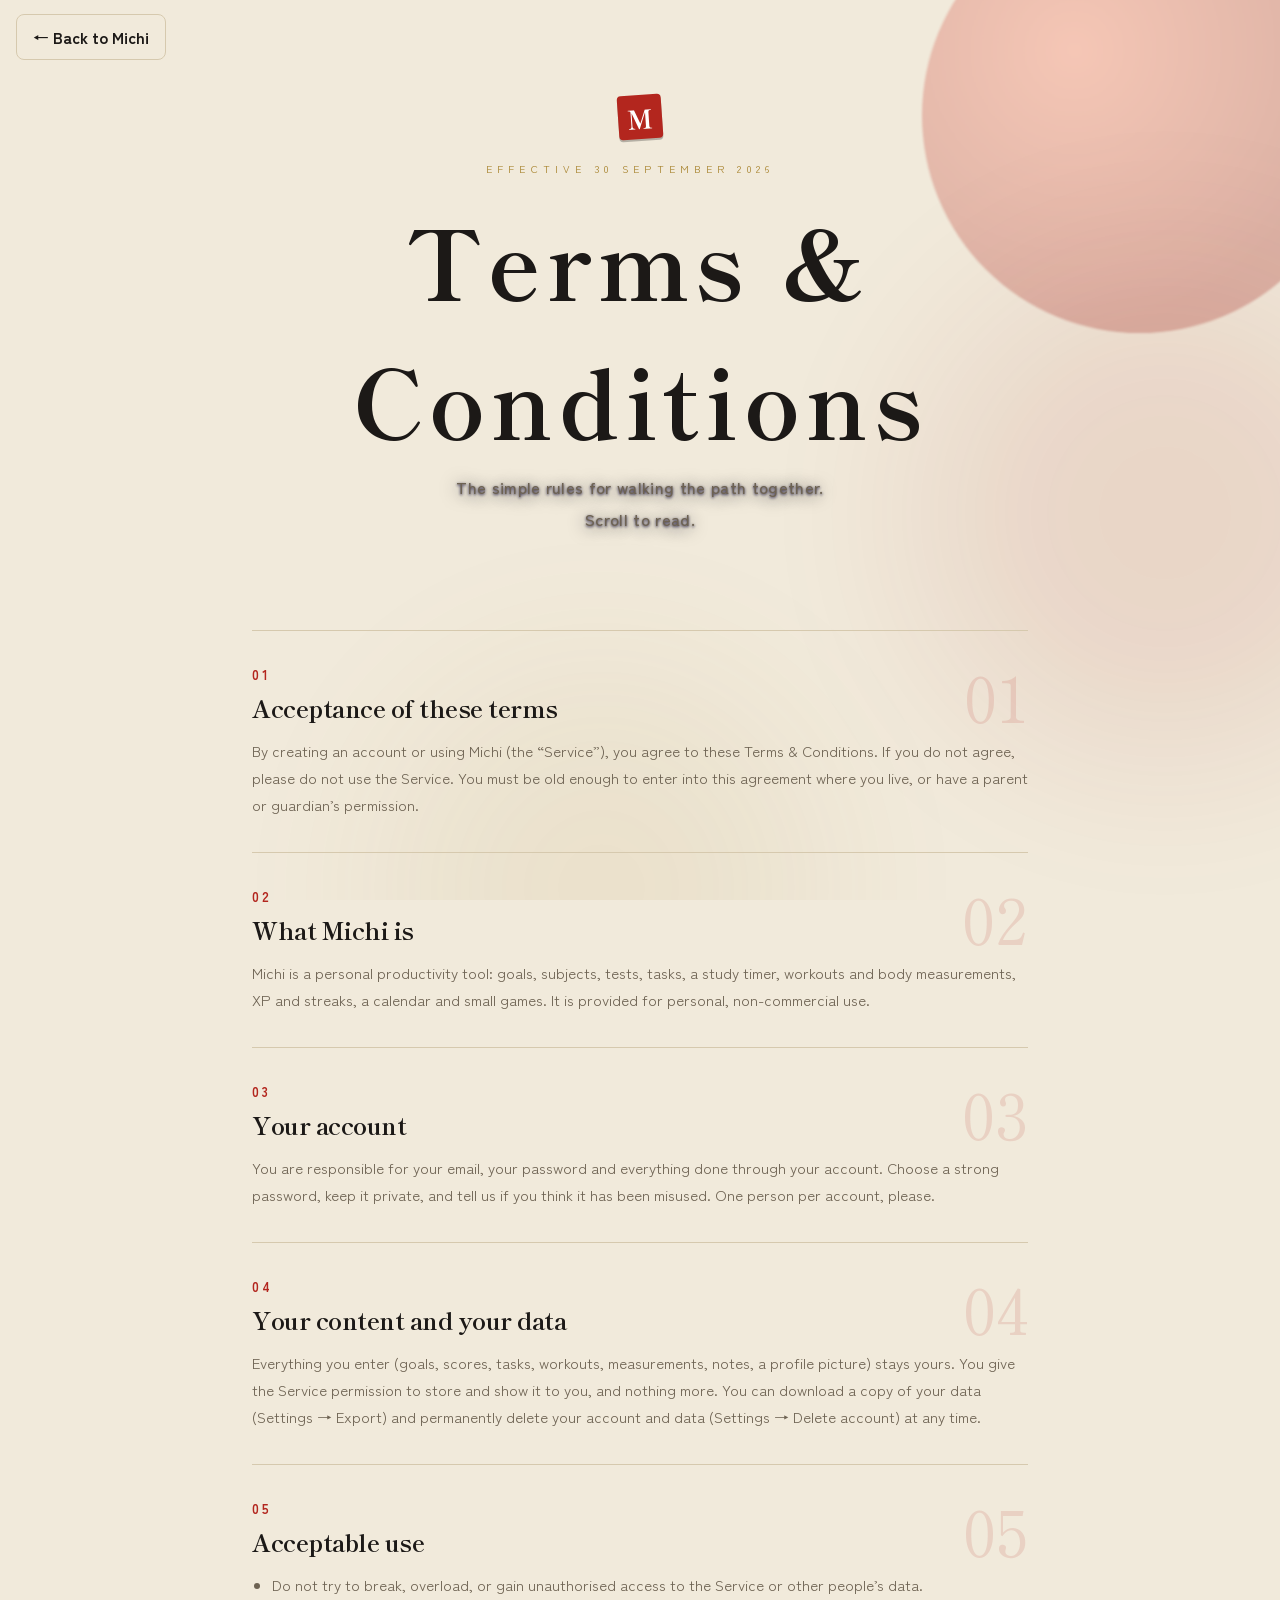
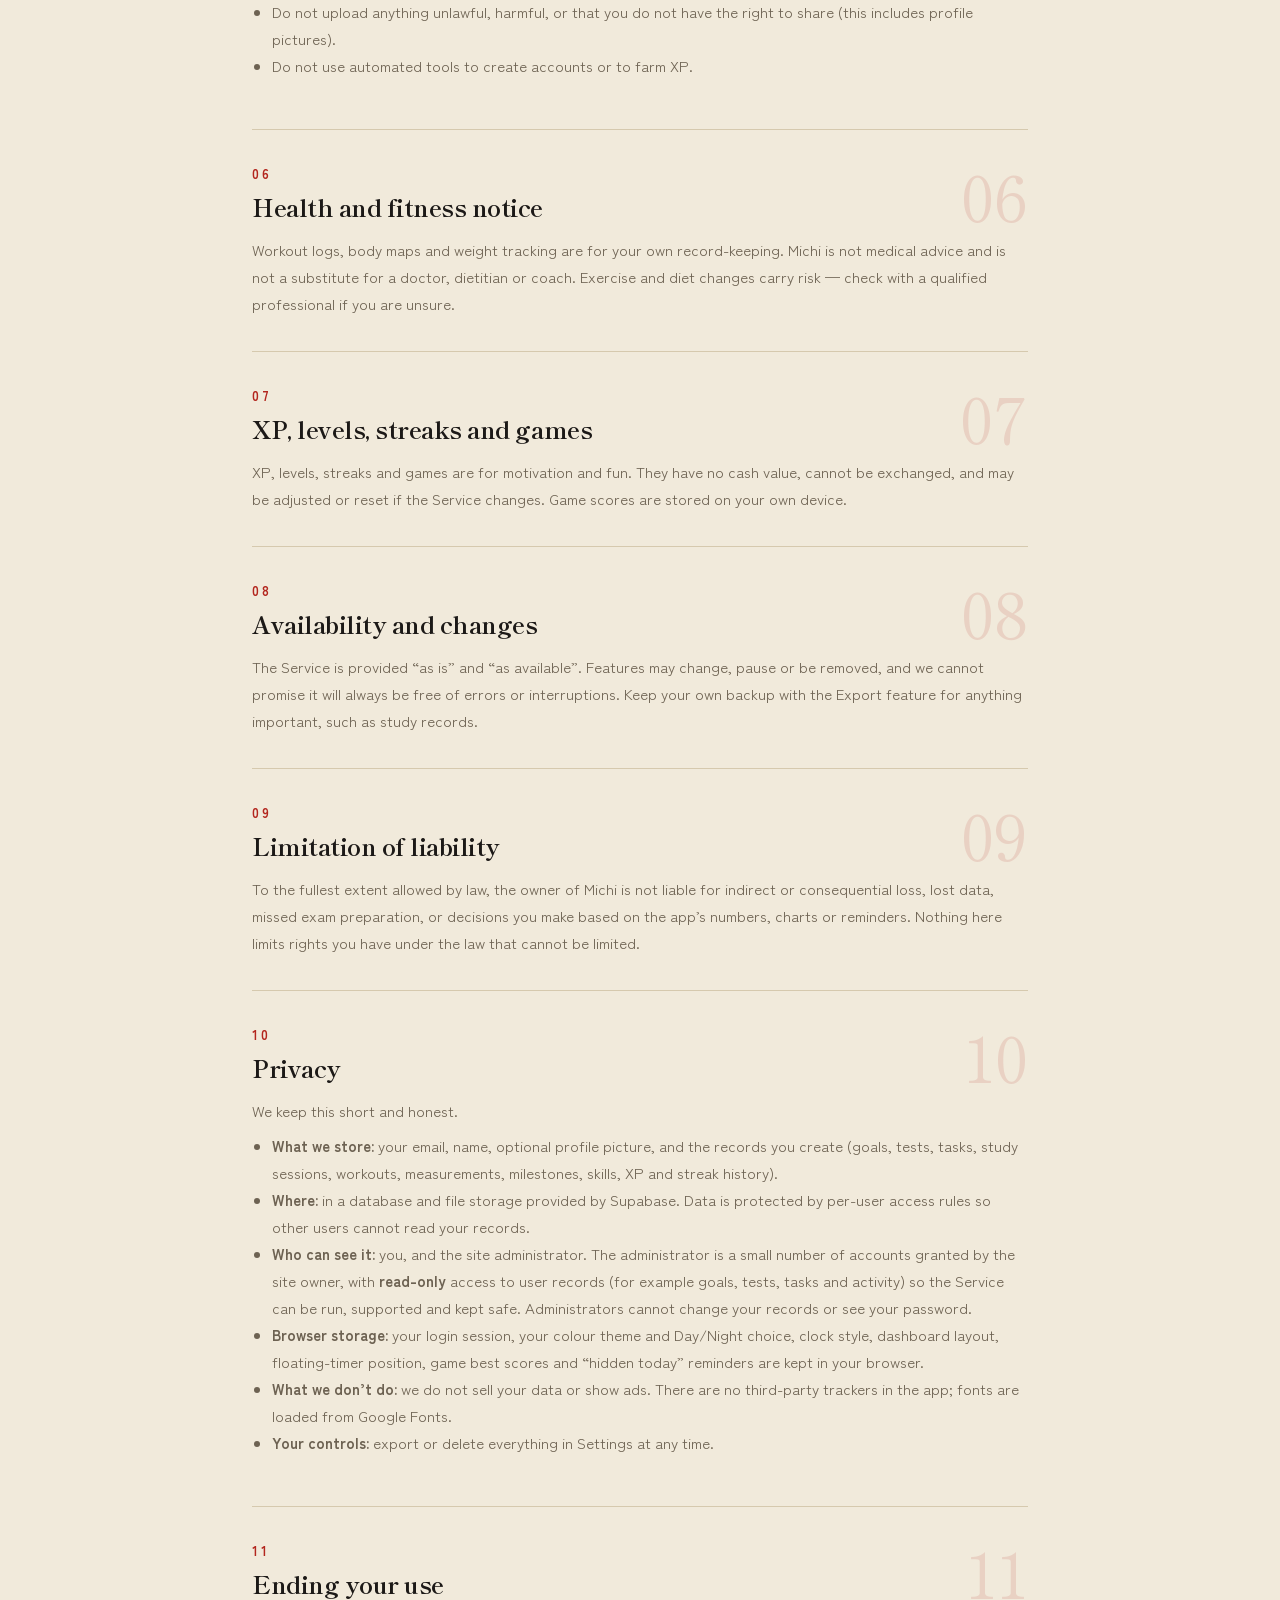
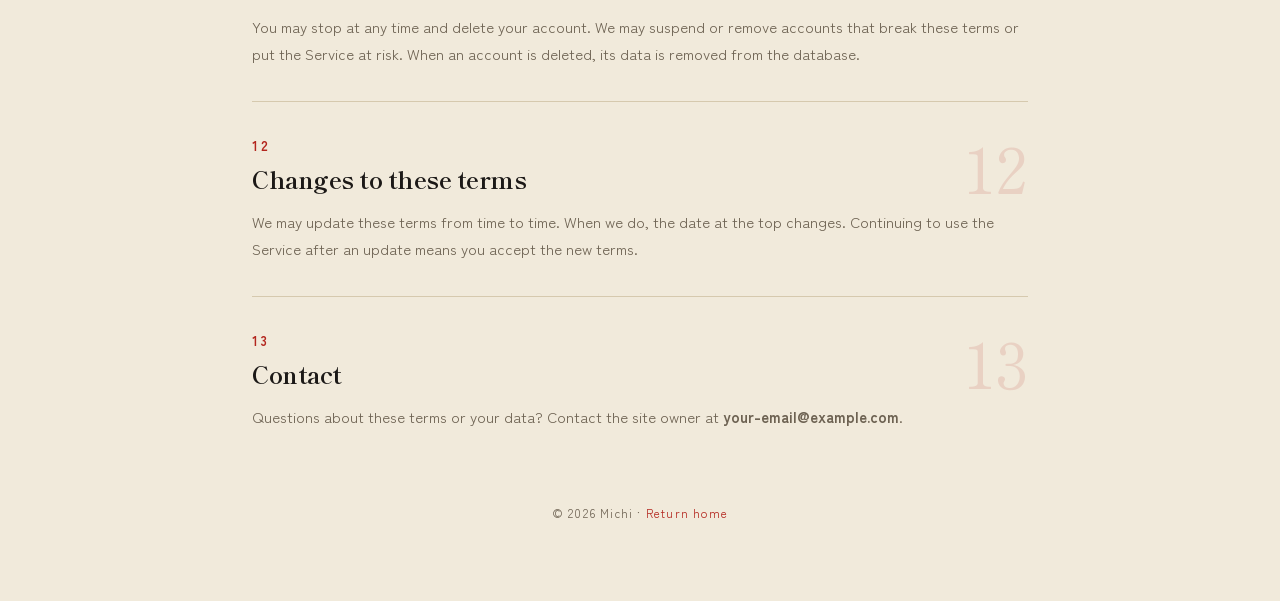
<file: terms.html>
<!DOCTYPE html>
<html lang="en">
<head>
<meta charset="UTF-8" />
<meta name="viewport" content="width=device-width, initial-scale=1" />
<title>Terms &amp; Conditions — Michi</title>
<meta name="description" content="Terms & Conditions and privacy notes for Michi." />
<link rel="preconnect" href="https://fonts.googleapis.com" /><link rel="preconnect" href="https://fonts.gstatic.com" crossorigin />
<link href="https://fonts.googleapis.com/css2?family=Shippori+Mincho:wght@500;700&family=Zen+Kaku+Gothic+New:wght@400;500;700&display=swap" rel="stylesheet" />
<link rel="stylesheet" href="css/style.css" />
<script>(function(){try{var t=localStorage.getItem("theme");if(!t)t=matchMedia("(prefers-color-scheme: dark)").matches?"dark":"light";document.documentElement.setAttribute("data-theme",t);document.documentElement.setAttribute("data-palette",localStorage.getItem("palette")||"vermilion")}catch(e){document.documentElement.setAttribute("data-theme","dark")}})();</script>
</head>
<body>
<div id="scroll-bar"></div>
<a class="btn btn-ghost terms-back" href="index.html">← Back to Michi</a>
<div class="ambient" aria-hidden="true"><i></i><i></i><i></i></div>
<main class="terms-wrap" style="position:relative;z-index:1">
  <header class="terms-hero" id="hero">
    <span class="hanko" style="width:44px;height:44px;font-size:26px">M</span>
    <p class="ld-label" style="margin-top:22px">Effective 30 September 2026</p>
    <h1>Terms &amp; Conditions</h1>
    <p class="ld-lead" style="color:var(--text-muted)">The simple rules for walking the path together. Scroll to read.</p>
  </header>
  <section class="terms-sec rv"><span class="k" aria-hidden="true">01</span><h2><span>01</span>Acceptance of these terms</h2><p>By creating an account or using Michi (the “Service”), you agree to these Terms & Conditions. If you do not agree, please do not use the Service. You must be old enough to enter into this agreement where you live, or have a parent or guardian’s permission.</p></section><section class="terms-sec rv"><span class="k" aria-hidden="true">02</span><h2><span>02</span>What Michi is</h2><p>Michi is a personal productivity tool: goals, subjects, tests, tasks, a study timer, workouts and body measurements, XP and streaks, a calendar and small games. It is provided for personal, non-commercial use.</p></section><section class="terms-sec rv"><span class="k" aria-hidden="true">03</span><h2><span>03</span>Your account</h2><p>You are responsible for your email, your password and everything done through your account. Choose a strong password, keep it private, and tell us if you think it has been misused. One person per account, please.</p></section><section class="terms-sec rv"><span class="k" aria-hidden="true">04</span><h2><span>04</span>Your content and your data</h2><p>Everything you enter (goals, scores, tasks, workouts, measurements, notes, a profile picture) stays yours. You give the Service permission to store and show it to you, and nothing more. You can download a copy of your data (Settings → Export) and permanently delete your account and data (Settings → Delete account) at any time.</p></section><section class="terms-sec rv"><span class="k" aria-hidden="true">05</span><h2><span>05</span>Acceptable use</h2><ul><li>Do not try to break, overload, or gain unauthorised access to the Service or other people’s data.</li><li>Do not upload anything unlawful, harmful, or that you do not have the right to share (this includes profile pictures).</li><li>Do not use automated tools to create accounts or to farm XP.</li></ul></section><section class="terms-sec rv"><span class="k" aria-hidden="true">06</span><h2><span>06</span>Health and fitness notice</h2><p>Workout logs, body maps and weight tracking are for your own record-keeping. Michi is not medical advice and is not a substitute for a doctor, dietitian or coach. Exercise and diet changes carry risk — check with a qualified professional if you are unsure.</p></section><section class="terms-sec rv"><span class="k" aria-hidden="true">07</span><h2><span>07</span>XP, levels, streaks and games</h2><p>XP, levels, streaks and games are for motivation and fun. They have no cash value, cannot be exchanged, and may be adjusted or reset if the Service changes. Game scores are stored on your own device.</p></section><section class="terms-sec rv"><span class="k" aria-hidden="true">08</span><h2><span>08</span>Availability and changes</h2><p>The Service is provided “as is” and “as available”. Features may change, pause or be removed, and we cannot promise it will always be free of errors or interruptions. Keep your own backup with the Export feature for anything important, such as study records.</p></section><section class="terms-sec rv"><span class="k" aria-hidden="true">09</span><h2><span>09</span>Limitation of liability</h2><p>To the fullest extent allowed by law, the owner of Michi is not liable for indirect or consequential loss, lost data, missed exam preparation, or decisions you make based on the app’s numbers, charts or reminders. Nothing here limits rights you have under the law that cannot be limited.</p></section><section class="terms-sec rv" id="privacy"><span class="k" aria-hidden="true">10</span><h2><span>10</span>Privacy</h2><p>We keep this short and honest.</p><ul>
<li><b>What we store:</b> your email, name, optional profile picture, and the records you create (goals, tests, tasks, study sessions, workouts, measurements, milestones, skills, XP and streak history).</li>
<li><b>Where:</b> in a database and file storage provided by Supabase. Data is protected by per-user access rules so other users cannot read your records.</li>
<li><b>Who can see it:</b> you, and the site administrator. The administrator is a small number of accounts granted by the site owner, with <b>read-only</b> access to user records (for example goals, tests, tasks and activity) so the Service can be run, supported and kept safe. Administrators cannot change your records or see your password.</li>
<li><b>Browser storage:</b> your login session, your colour theme and Day/Night choice, clock style, dashboard layout, floating-timer position, game best scores and “hidden today” reminders are kept in your browser.</li>
<li><b>What we don’t do:</b> we do not sell your data or show ads. There are no third-party trackers in the app; fonts are loaded from Google Fonts.</li>
<li><b>Your controls:</b> export or delete everything in Settings at any time.</li></ul></section><section class="terms-sec rv"><span class="k" aria-hidden="true">11</span><h2><span>11</span>Ending your use</h2><p>You may stop at any time and delete your account. We may suspend or remove accounts that break these terms or put the Service at risk. When an account is deleted, its data is removed from the database.</p></section><section class="terms-sec rv"><span class="k" aria-hidden="true">12</span><h2><span>12</span>Changes to these terms</h2><p>We may update these terms from time to time. When we do, the date at the top changes. Continuing to use the Service after an update means you accept the new terms.</p></section><section class="terms-sec rv"><span class="k" aria-hidden="true">13</span><h2><span>13</span>Contact</h2><p>Questions about these terms or your data? Contact the site owner at <b>your-email@example.com</b>.</p></section>
  <p class="muted" style="text-align:center;margin-top:40px;letter-spacing:.1em;font-size:12px">© 2026 Michi · <a href="index.html" style="color:var(--accent)">Return home</a></p>
</main>
<script>
(function(){
  var bar=document.getElementById("scroll-bar"),hero=document.getElementById("hero"),q=false;
  function upd(){q=false;var m=document.documentElement.scrollHeight-innerHeight;bar.style.setProperty("--sp",m>0?Math.min(1,scrollY/m):0);
    hero.style.setProperty("--z",Math.min(1,Math.max(0,scrollY/(hero.offsetHeight*.8))))}
  addEventListener("scroll",function(){if(!q){q=true;requestAnimationFrame(upd)}},{passive:true});upd();
  var io=new IntersectionObserver(function(es){es.forEach(function(e){if(e.isIntersecting){e.target.classList.add("in");io.unobserve(e.target)}})},{threshold:.12});
  document.querySelectorAll(".rv").forEach(function(el){io.observe(el)});
})();
</script>
</body>
</html>
</file>
<file: css/style.css>
/* ============================================================
   DESIGN TOKENS
   ============================================================ */
:root {
  --bg: #f7f7f9;
  --surface: #ffffff;
  --surface-alt: #f1f1f4;
  --border: #e5e5ea;
  --text: #17171a;
  --text-muted: #6b6b76;
  --accent: #4f46e5;
  --accent-soft: #eef0ff;
  --danger: #dc2626;
  --success: #16a34a;
  --radius: 12px;
  --shadow: 0 1px 2px rgba(20,20,30,.04), 0 6px 20px rgba(20,20,30,.05);
  --font: -apple-system, BlinkMacSystemFont, "Inter", "Segoe UI", Roboto, sans-serif;
}

[data-theme="dark"] {
  color-scheme: dark;
  --bg: #101014;
  --surface: #17171c;
  --surface-alt: #1e1e24;
  --border: #2a2a31;
  --text: #f0f0f2;
  --text-muted: #93939c;
  --accent: #818cf8;
  --accent-soft: #24243a;
}

@media (prefers-color-scheme: dark) {
  :root:not([data-theme]) {
    --bg: #101014; --surface: #17171c; --surface-alt: #1e1e24; --border: #2a2a31;
    --text: #f0f0f2; --text-muted: #93939c; --accent: #818cf8; --accent-soft: #24243a;
  }
}

* { box-sizing: border-box; }
html, body { height: 100%; }
body {
  margin: 0;
  font-family: var(--font);
  background: var(--bg);
  color: var(--text);
  -webkit-font-smoothing: antialiased;
}
.hidden { display: none !important; }
h1, h2, h3 { margin: 0 0 4px; letter-spacing: -0.02em; }
p { margin: 0; }
input, select, textarea, button { font-family: inherit; font-size: 14px; }
a { color: var(--accent); text-decoration: none; }
:focus-visible { outline: 2px solid var(--accent); outline-offset: 2px; }
input:focus-visible, textarea:focus-visible { outline: none; }

/* ============================================================
   AUTH SCREEN
   Left: what the site is + a sample of the real dashboard.
   Right: the form. No stacked 3D layers — those were heavy to
   paint and could sit on top of the buttons on some browsers.
   ============================================================ */
#auth-screen { min-height: 100vh; }
.auth-shell { min-height: 100vh; display: grid; grid-template-columns: minmax(0, 1.15fr) minmax(0, 1fr); }

.auth-brand-panel {
  position: relative; overflow: hidden; display: flex; align-items: center; justify-content: center;
  padding: 56px 56px; color: #fff;
  background:
    radial-gradient(900px 500px at 8% -10%, rgba(167,139,250,.45), transparent 60%),
    radial-gradient(700px 500px at 100% 110%, rgba(34,211,238,.28), transparent 60%),
    linear-gradient(155deg, #4338ca 0%, #4f46e5 50%, #6d28d9 100%);
}
[data-theme="dark"] .auth-brand-panel {
  background:
    radial-gradient(900px 500px at 8% -10%, rgba(129,140,248,.30), transparent 60%),
    radial-gradient(700px 500px at 100% 110%, rgba(34,211,238,.14), transparent 60%),
    linear-gradient(155deg, #1b1a3a 0%, #24215a 55%, #2f2470 100%);
}
.auth-brand-content { position: relative; width: 100%; max-width: 500px; }
.auth-brand-row { display: flex; align-items: center; gap: 10px; margin-bottom: 26px; }
.auth-logo { color: #fff; flex-shrink: 0; }
.auth-brand-name { font-weight: 700; font-size: 17px; letter-spacing: -.01em; }
.auth-brand-title { font-size: 32px; line-height: 1.15; font-weight: 750; letter-spacing: -.03em; margin-bottom: 14px; text-wrap: balance; }
.auth-brand-tagline { font-size: 15px; line-height: 1.6; opacity: .9; margin-bottom: 26px; max-width: 46ch; }

.auth-brand-points { list-style: none; margin: 0 0 30px; padding: 0; display: grid; grid-template-columns: 1fr 1fr; gap: 16px 22px; }
.auth-brand-points li { display: flex; flex-direction: column; gap: 3px; font-size: 13px; line-height: 1.45; }
.auth-brand-points strong { font-weight: 650; font-size: 13.5px; }
.auth-brand-points span { opacity: .78; }

/* sample dashboard — built from the app's own tokens so it looks like the real thing */
.auth-preview {
  background: var(--surface); color: var(--text); border: 1px solid var(--border); border-radius: 14px;
  padding: 16px 16px 14px; box-shadow: 0 18px 50px rgba(15,10,60,.35); position: relative;
  pointer-events: none; user-select: none;
}
.auth-preview-tag {
  position: absolute; top: -10px; left: 14px; background: #fff; color: #4338ca; font-size: 11px; font-weight: 700;
  padding: 3px 10px; border-radius: 999px; box-shadow: 0 2px 8px rgba(0,0,0,.18);
}
[data-theme="dark"] .auth-preview-tag { background: #818cf8; color: #12102b; }
.ap-head { display: flex; align-items: center; justify-content: space-between; gap: 8px; flex-wrap: wrap; margin-bottom: 12px; font-size: 14px; }
.ap-pills { display: flex; gap: 6px; }
.ap-pill { background: var(--accent-soft); color: var(--accent); font-weight: 600; font-size: 11px; padding: 4px 9px; border-radius: 999px; white-space: nowrap; }
.ap-xp-row { display: flex; justify-content: space-between; font-size: 12px; font-weight: 600; margin-bottom: 6px; }
.ap-xp-row span:last-child { color: var(--text-muted); font-weight: 500; }
.ap-xp-bar { height: 8px; background: var(--surface-alt); border-radius: 999px; overflow: hidden; margin-bottom: 14px; }
.ap-xp-bar i { display: block; height: 100%; width: 68%; background: linear-gradient(90deg, var(--accent), #a78bfa); border-radius: 999px; }
.ap-cols { display: grid; grid-template-columns: 1fr 1fr; gap: 14px; }
.ap-cap { display: block; font-size: 11px; color: var(--text-muted); font-weight: 600; margin-bottom: 8px; }
.ap-bars { display: flex; align-items: flex-end; gap: 5px; height: 70px; }
.ap-bars i { flex: 1; background: var(--accent); opacity: .85; border-radius: 4px 4px 2px 2px; }
.ap-bars i:nth-child(odd) { opacity: .6; }
.ap-row { display: flex; align-items: center; gap: 8px; font-size: 12px; padding: 5px 0; border-bottom: 1px solid var(--border); }
.ap-row:last-child { border-bottom: none; }
.ap-row b { width: 13px; height: 13px; border-radius: 4px; border: 1.5px solid var(--border); flex-shrink: 0; }
.ap-row.done { color: var(--text-muted); text-decoration: line-through; }
.ap-row.done b { background: var(--accent); border-color: var(--accent); }

/* form side */
.auth-form-panel { display: flex; align-items: center; justify-content: center; padding: 28px 24px; background: var(--bg); flex-direction: column; }
.auth-card {
  width: 100%; max-width: 400px; background: var(--surface); border: 1px solid var(--border);
  border-radius: 18px; box-shadow: var(--shadow); padding: 30px 28px 26px;
}
.auth-mobile-brand { display: none; align-items: center; gap: 10px; margin-bottom: 18px; color: var(--accent); }
.auth-mobile-brand div { display: flex; flex-direction: column; color: var(--text); line-height: 1.3; }
.auth-mobile-brand strong { font-size: 15px; }
.auth-mobile-brand span { font-size: 12px; color: var(--text-muted); }

.auth-tabs { display: flex; background: var(--surface-alt); border-radius: 999px; padding: 4px; gap: 4px; margin-bottom: 20px; }
.auth-tab {
  flex: 1; background: none; border: none; padding: 9px 0; font-weight: 600; font-size: 13px; color: var(--text-muted);
  cursor: pointer; border-radius: 999px; transition: background .18s ease, color .18s ease;
}
.auth-tab:hover:not(.active) { color: var(--text); }
.auth-tab.active { background: var(--accent); color: #fff; }
[data-theme="dark"] .auth-tab.active { color: #12102b; }

.auth-title { font-size: 21px; font-weight: 700; letter-spacing: -.02em; margin: 0 0 4px; }
.auth-sub { font-size: 13px; color: var(--text-muted); line-height: 1.5; margin-bottom: 18px; }
.auth-msg { display: none; font-size: 13px; line-height: 1.45; padding: 10px 12px; border-radius: 10px; margin-bottom: 14px; }
.auth-msg.show { display: block; }
.auth-msg.error { background: #fef2f2; color: #b91c1c; border: 1px solid #fecaca; }
.auth-msg.success { background: #f0fdf4; color: #15803d; border: 1px solid #bbf7d0; }
[data-theme="dark"] .auth-msg.error { background: #2a1414; color: #fca5a5; border-color: #5c1f1f; }
[data-theme="dark"] .auth-msg.success { background: #12281b; color: #86efac; border-color: #1f5c36; }

.config-error-banner {
  background: #fef2f2; border: 1px solid #fecaca; color: #b91c1c; width: 100%; max-width: 400px;
  font-size: 12.5px; line-height: 1.5; padding: 10px 14px; border-radius: 10px; margin-bottom: 16px;
}
[data-theme="dark"] .config-error-banner { background: #2a1414; border-color: #5c1f1f; color: #fca5a5; }

.field { margin-bottom: 14px; }
.field label, .field-row label { display: block; font-size: 12px; font-weight: 600; color: var(--text-muted); margin-bottom: 6px; }
.field-row { display: flex; align-items: baseline; justify-content: space-between; }
.field-row label { margin-bottom: 6px; }
.field input {
  width: 100%; padding: 11px 12px; border: 1px solid var(--border); border-radius: 9px;
  background: var(--surface-alt); color: var(--text);
}
.field input::placeholder { color: var(--text-muted); opacity: .7; }
.field input:focus { outline: none; border-color: var(--accent); box-shadow: 0 0 0 3px var(--accent-soft); }

.pw-field { position: relative; }
.pw-field input { padding-right: 46px; }
.pw-toggle {
  position: absolute; right: 4px; top: 50%; transform: translateY(-50%); width: 38px; height: 38px;
  display: flex; align-items: center; justify-content: center; border: none; border-radius: 8px; cursor: pointer;
  background: transparent; color: var(--text-muted); transition: color .15s ease, background .15s ease;
}
.pw-toggle:hover { color: var(--text); background: var(--border); }
.pw-toggle .ic-eye-off { display: none; }
.pw-toggle.on { color: var(--accent); }
.pw-toggle.on .ic-eye { display: none; }
.pw-toggle.on .ic-eye-off { display: block; }

.text-btn { background: none; border: none; padding: 0; color: var(--accent); font-weight: 600; font-size: 12.5px; cursor: pointer; }
.text-btn:hover { text-decoration: underline; }
.auth-submit { margin-top: 6px; padding: 12px 16px; }
.auth-submit:disabled, .btn:disabled { opacity: .65; cursor: not-allowed; }
.auth-switch { text-align: center; font-size: 13px; color: var(--text-muted); margin-top: 16px; }
.auth-switch .text-btn { font-size: 13px; }
.auth-sent-icon { font-size: 34px; margin-bottom: 10px; }
#sent-resend { margin-top: 4px; }

@media (max-width: 860px) {
  .auth-shell { grid-template-columns: 1fr; }
  .auth-brand-panel { display: none; }
  .auth-mobile-brand { display: flex; }
  .auth-form-panel { justify-content: flex-start; padding-top: 32px; }
}

/* ============================================================
   BUTTONS
   ============================================================ */
.btn {
  border: none; border-radius: 8px; padding: 10px 16px; font-weight: 600; cursor: pointer;
  transition: transform .1s ease, opacity .15s ease;
}
.btn:active { transform: scale(.97); }
.btn-primary { background: var(--accent); color: #fff; }
.btn-secondary { background: var(--accent-soft); color: var(--accent); }
.btn-ghost { background: transparent; color: var(--text); border: 1px solid var(--border); }
.btn-danger { background: var(--danger); color: #fff; }
.full-width { width: 100%; }

/* ============================================================
   APP SHELL / LAYOUT
   ============================================================ */
#app-shell { display: flex; min-height: 100vh; }
.sidebar {
  width: 220px; background: var(--surface); border-right: 1px solid var(--border);
  padding: 20px 14px; display: flex; flex-direction: column; position: sticky; top: 0; height: 100vh;
}
.sidebar-brand { font-weight: 700; font-size: 18px; padding: 6px 10px 14px; }
.sidebar-profile {
  display: flex; align-items: center; gap: 10px; background: var(--surface-alt); border: 1px solid var(--border);
  border-radius: 10px; padding: 8px 10px; margin-bottom: 16px; cursor: pointer; text-align: left; width: 100%;
}
.sidebar-profile:hover { border-color: var(--accent); }
.sidebar-avatar {
  width: 32px; height: 32px; border-radius: 50%; background: var(--accent-soft); color: var(--accent);
  display: flex; align-items: center; justify-content: center; font-size: 13px; font-weight: 700; overflow: hidden; flex-shrink: 0;
}
.sidebar-avatar img { width: 100%; height: 100%; object-fit: cover; }
.sidebar-profile-text { display: flex; flex-direction: column; min-width: 0; }
.sidebar-profile-name { font-size: 13px; font-weight: 600; color: var(--text); white-space: nowrap; overflow: hidden; text-overflow: ellipsis; }
.sidebar-profile-sub { font-size: 11px; color: var(--text-muted); }
.nav-list { display: flex; flex-direction: column; gap: 2px; flex: 1; }
.nav-item {
  text-align: left; background: none; border: none; padding: 10px 12px; border-radius: 8px;
  color: var(--text-muted); font-weight: 500; cursor: pointer;
}
.nav-item:hover { background: var(--surface-alt); color: var(--text); }
.nav-item.active { background: var(--accent-soft); color: var(--accent); }
.sidebar-footer { display: flex; flex-direction: column; gap: 8px; }

.main-content { flex: 1; padding: 28px 32px 90px; max-width: 1100px; }
.mobile-nav { display: none; }

/* ============================================================
   PAGE HEADER / PANELS
   ============================================================ */
.page-header { display: flex; align-items: center; justify-content: space-between; margin-bottom: 18px; flex-wrap: wrap; gap: 10px; }
.header-actions { display: flex; gap: 8px; }
.panel {
  background: var(--surface); border: 1px solid var(--border); border-radius: var(--radius);
  padding: 18px 20px; box-shadow: var(--shadow); margin-bottom: 18px;
}
.panel h3 { font-size: 14px; color: var(--text-muted); text-transform: uppercase; letter-spacing: .04em; margin-bottom: 12px; }
.empty-state, .empty-panel { color: var(--text-muted); font-size: 13px; padding: 16px 0; }
.empty-panel { text-align: center; background: var(--surface); border: 1px dashed var(--border); border-radius: var(--radius); padding: 40px 20px; }

/* ============================================================
   DASHBOARD
   ============================================================ */
.dash-header { display: flex; align-items: center; justify-content: space-between; flex-wrap: wrap; gap: 10px; margin-bottom: 16px; }
.dash-header h1 { font-size: 26px; }
.dash-header-stats { display: flex; gap: 8px; }
.streak-pill, .level-pill {
  background: var(--accent-soft); color: var(--accent); font-weight: 600; font-size: 13px;
  padding: 6px 12px; border-radius: 999px;
}
.xp-panel { background: var(--surface); border: 1px solid var(--border); border-radius: var(--radius); padding: 16px 20px; margin-bottom: 20px; box-shadow: var(--shadow); }
.xp-row { display: flex; justify-content: space-between; font-weight: 600; margin-bottom: 8px; }
.xp-row.small { font-weight: 400; font-size: 12px; margin: 8px 0 0; }
.xp-bar { height: 10px; background: var(--surface-alt); border-radius: 999px; overflow: hidden; }
.xp-bar-fill { height: 100%; background: linear-gradient(90deg, var(--accent), #a78bfa); border-radius: 999px; transition: width .4s ease; }

.quick-actions { display: flex; gap: 10px; flex-wrap: wrap; margin-bottom: 22px; }
.qa-btn {
  background: var(--surface); border: 1px solid var(--border); border-radius: 10px;
  padding: 10px 14px; font-weight: 600; font-size: 13px; cursor: pointer; color: var(--text);
}
.qa-btn:hover { border-color: var(--accent); color: var(--accent); }

.dash-grid { display: grid; grid-template-columns: 1fr 1fr; gap: 16px; }
.overview-row, .mini-row { display: flex; justify-content: space-between; padding: 7px 0; font-size: 13px; border-bottom: 1px solid var(--border); }
.overview-row:last-child, .mini-row:last-child { border-bottom: none; }
.muted { color: var(--text-muted); }
.small { font-size: 12px; }

/* ============================================================
   SUBJECT GRID / CARDS
   ============================================================ */
.semester-tabs, .tabs { display: flex; gap: 6px; margin-bottom: 16px; flex-wrap: wrap; }
.tab { background: var(--surface); border: 1px solid var(--border); border-radius: 999px; padding: 6px 14px; font-size: 13px; cursor: pointer; color: var(--text-muted); }
.tab.active { background: var(--accent); color: #fff; border-color: var(--accent); }

.goal-actions-row { display: flex; align-items: center; gap: 16px; margin-bottom: 12px; }
.subject-grid { display: grid; grid-template-columns: repeat(auto-fill, minmax(240px, 1fr)); gap: 14px; margin-bottom: 24px; }
.subject-card {
  background: var(--surface); border: 1px solid var(--border); border-radius: var(--radius);
  padding: 16px; box-shadow: var(--shadow); border-top: 3px solid var(--card-accent, var(--accent));
}
.subject-card-top { display: flex; align-items: center; gap: 8px; }
.subject-dot { width: 8px; height: 8px; border-radius: 50%; background: var(--card-accent, var(--accent)); }
.subject-desc { color: var(--text-muted); font-size: 12px; margin: 8px 0; min-height: 16px; }
.subject-stats { display: flex; justify-content: space-between; font-size: 12px; color: var(--text-muted); margin-bottom: 10px; }
.subject-card-actions { display: flex; gap: 12px; }
.link-btn { background: none; border: none; color: var(--accent); font-size: 12px; cursor: pointer; padding: 0; font-weight: 600; }
.link-btn.danger { color: var(--danger); }

/* ============================================================
   RECORD LIST (tests, history)
   ============================================================ */
.record-list { display: flex; flex-direction: column; gap: 10px; }
.record-card {
  background: var(--surface); border: 1px solid var(--border); border-radius: 10px;
  padding: 12px 16px; display: flex; align-items: center; justify-content: space-between; gap: 12px; flex-wrap: wrap;
}
.record-main { display: flex; flex-direction: column; gap: 2px; min-width: 160px; }
.record-stats { display: flex; gap: 14px; font-size: 13px; font-weight: 600; }
.record-actions { display: flex; gap: 12px; }

.activity-row { display: grid; grid-template-columns: 10px 1fr auto; align-items: center; gap: 10px; padding: 8px 0; font-size: 13px; border-bottom: 1px solid var(--border); }
.activity-dot { width: 8px; height: 8px; border-radius: 50%; background: var(--accent); }

/* ============================================================
   STAT CARDS / CHARTS
   ============================================================ */
.stat-cards { display: grid; grid-template-columns: repeat(auto-fit, minmax(150px,1fr)); gap: 12px; margin-bottom: 18px; }
.stat-card { background: var(--surface); border: 1px solid var(--border); border-radius: var(--radius); padding: 14px 16px; box-shadow: var(--shadow); display: flex; flex-direction: column; }
.stat-label { font-size: 11px; text-transform: uppercase; letter-spacing: .04em; color: var(--text-muted); }
.stat-value { font-size: 24px; font-weight: 700; margin-top: 4px; }
.stat-sub { font-size: 11px; color: var(--text-muted); }

.bar-row { display: grid; grid-template-columns: 120px 1fr 50px; align-items: center; gap: 10px; margin-bottom: 8px; font-size: 12px; }
.bar-track { height: 8px; background: var(--surface-alt); border-radius: 999px; overflow: hidden; }
.bar-fill { height: 100%; background: var(--accent); border-radius: 999px; }
.bar-value { text-align: right; color: var(--text-muted); }
.trend-svg { width: 100%; height: 90px; }

/* ============================================================
   PROFILE (Settings page)
   ============================================================ */
.profile-panel { display: flex; flex-direction: column; gap: 20px; }
.profile-top { display: flex; align-items: center; gap: 18px; flex-wrap: wrap; }
.avatar-upload { display: flex; flex-direction: column; align-items: center; gap: 8px; }
.avatar-circle-lg {
  width: 72px; height: 72px; border-radius: 50%; background: var(--accent-soft); color: var(--accent);
  display: flex; align-items: center; justify-content: center; font-size: 24px; font-weight: 700; overflow: hidden;
}
.avatar-circle-lg img { width: 100%; height: 100%; object-fit: cover; }
.avatar-edit-btn { background: none; border: none; color: var(--accent); font-size: 11px; font-weight: 600; cursor: pointer; }
.profile-top-info { display: flex; flex-direction: column; gap: 2px; }
.profile-top-info h3 { font-size: 17px; }
.profile-stats-row { display: grid; grid-template-columns: repeat(auto-fit, minmax(110px,1fr)); gap: 10px; }
.mini-stat {
  background: var(--surface-alt); border-radius: 10px; padding: 10px 12px; display: flex; flex-direction: column; gap: 2px;
}
.mini-stat span { font-size: 11px; color: var(--text-muted); }
.mini-stat strong { font-size: 16px; }
.profile-name-form { display: flex; gap: 10px; align-items: flex-end; max-width: 360px; }
.profile-name-form label { flex: 1; font-size: 12px; color: var(--text-muted); }
.profile-name-form input { width: 100%; margin-top: 6px; padding: 9px 12px; border: 1px solid var(--border); border-radius: 8px; background: var(--surface-alt); color: var(--text); }
.profile-footer-actions { display: flex; justify-content: flex-end; }

/* ============================================================
   STUDY TIMER / POMODORO
   ============================================================ */
.timer-panel { text-align: center; }
.timer-display { font-size: 56px; font-weight: 800; font-variant-numeric: tabular-nums; letter-spacing: -0.02em; margin: 10px 0 18px; }
.pomo-phase-label { font-size: 13px; text-transform: uppercase; letter-spacing: .08em; color: var(--text-muted); font-weight: 600; }
.display-mode-toggle { display: flex; justify-content: center; gap: 6px; margin-bottom: 8px; }
.dm-btn { background: var(--surface-alt); border: 1px solid var(--border); border-radius: 999px; padding: 5px 12px; font-size: 11px; font-weight: 600; color: var(--text-muted); cursor: pointer; }
.dm-btn.active { background: var(--accent); color: #fff; border-color: var(--accent); }
.clock-face-wrap { display: flex; flex-direction: column; align-items: center; margin: 8px 0 18px; }
.analog-clock { width: 150px; height: 150px; }
.analog-clock-label { font-size: 22px; font-weight: 700; font-variant-numeric: tabular-nums; margin-top: 8px; }
.timer-controls { display: flex; gap: 10px; justify-content: center; flex-wrap: wrap; margin-bottom: 6px; }
.pomo-stats-row { display: flex; justify-content: center; gap: 20px; font-size: 12px; color: var(--text-muted); margin-top: 14px; }
.tag-picker { display: grid; grid-template-columns: 1fr 1fr 1fr; gap: 10px; text-align: left; }
.tag-picker label { font-size: 11px; color: var(--text-muted); }
.tag-picker select, .tag-picker input { width: 100%; margin-top: 4px; padding: 8px 10px; border: 1px solid var(--border); border-radius: 8px; background: var(--surface-alt); color: var(--text); }
.pomo-customize { text-align: left; margin-top: 16px; }
.pomo-customize summary { cursor: pointer; font-size: 12px; color: var(--accent); font-weight: 600; }
.pomo-customize .grid-form label { font-size: 11px; }
.pomo-customize .grid-form input { width: 100%; margin-top: 4px; padding: 7px 9px; border: 1px solid var(--border); border-radius: 8px; background: var(--surface-alt); color: var(--text); }
.pomo-customize .full { grid-column: 1/-1; margin-top: 8px; }
@media (max-width: 600px) { .tag-picker { grid-template-columns: 1fr; } }

/* ============================================================
   TASKS
   ============================================================ */
.task-card { align-items: center; }
.task-check input { width: 18px; height: 18px; cursor: pointer; }
.task-done .record-main strong { text-decoration: line-through; color: var(--text-muted); }
.priority-dot { display: inline-block; width: 7px; height: 7px; border-radius: 50%; margin-right: 4px; }
.priority-high { background: var(--danger); }
.priority-medium { background: #f59e0b; }
.priority-low { background: var(--success); }
.overdue { color: var(--danger); font-weight: 600; }

/* ============================================================
   ADMIN
   ============================================================ */
.nav-item-admin { color: var(--danger) !important; }
.admin-detail-panel { display: flex; flex-direction: column; gap: 6px; }
.admin-section-title { font-size: 12px; text-transform: uppercase; letter-spacing: .04em; color: var(--text-muted); margin: 16px 0 4px; }
.admin-user-row { cursor: pointer; }
.admin-user-row:hover { border-color: var(--accent); }

/* ============================================================
   MODAL / TOAST
   ============================================================ */
.modal-backdrop { position: fixed; inset: 0; background: rgba(0,0,0,.4); display: flex; align-items: center; justify-content: center; z-index: 100; padding: 16px; }
.modal-card { background: var(--surface); border-radius: var(--radius); padding: 24px; width: 100%; max-width: 440px; max-height: 88vh; overflow-y: auto; box-shadow: var(--shadow); }
.modal-body-text { color: var(--text-muted); font-size: 13px; margin: 8px 0 16px; }
.modal-actions { display: flex; justify-content: flex-end; gap: 8px; margin-top: 16px; }
.fine-print { font-size: 11px; color: var(--text-muted); margin-top: 10px; }
.modal-card form label { display: block; font-size: 12px; color: var(--text-muted); margin-bottom: 12px; }
.modal-card input, .modal-card select, .modal-card textarea {
  width: 100%; margin-top: 6px; padding: 9px 10px; border: 1px solid var(--border); border-radius: 8px; background: var(--surface-alt); color: var(--text);
}
.grid-form { display: grid; grid-template-columns: 1fr 1fr; gap: 0 12px; }
.grid-form .full { grid-column: 1 / -1; }
.inline-form { display: flex; gap: 8px; margin-top: 10px; }
.inline-form input { flex: 1; padding: 8px 10px; border: 1px solid var(--border); border-radius: 8px; background: var(--surface-alt); color: var(--text); }
.topic-list { max-height: 240px; overflow-y: auto; margin-bottom: 4px; }
.topic-row { display: flex; justify-content: space-between; align-items: center; padding: 8px 0; border-bottom: 1px solid var(--border); font-size: 13px; }

#toast-wrap { position: fixed; bottom: 20px; left: 50%; transform: translateX(-50%); z-index: 200; display: flex; flex-direction: column; gap: 8px; }
.toast {
  background: var(--text); color: var(--bg); padding: 10px 18px; border-radius: 999px; font-size: 13px;
  opacity: 0; transform: translateY(10px); transition: all .3s ease; box-shadow: var(--shadow);
}
.toast.show { opacity: 1; transform: translateY(0); }

.search-row { margin-bottom: 14px; }
.search-row input { width: 100%; max-width: 320px; padding: 9px 12px; border: 1px solid var(--border); border-radius: 8px; background: var(--surface); color: var(--text); }

/* ============================================================
   RESPONSIVE
   ============================================================ */
@media (max-width: 860px) {
  .sidebar { display: none; }
  .main-content { padding: 18px 16px 90px; }
  .dash-grid { grid-template-columns: 1fr; }
  .mobile-nav {
    display: flex; position: fixed; bottom: 0; left: 0; right: 0; background: var(--surface);
    border-top: 1px solid var(--border); padding: 8px 4px calc(8px + env(safe-area-inset-bottom, 0px));
    justify-content: space-around; z-index: 50;
  }
  .mobile-nav .nav-item { flex: 1; text-align: center; font-size: 11px; padding: 6px 2px; }
  .grid-form { grid-template-columns: 1fr; }
}

/* ============================================================
   DAY / NIGHT THEME SWITCH — uses the site's own tokens so it
   sits flush with the rest of the UI instead of looking pasted on.
   ============================================================ */
.theme-switch {
  position: relative;
  display: flex;
  align-items: center;
  gap: 10px;
  width: 100%;
  background: var(--surface-alt);
  border: 1px solid var(--border);
  border-radius: 999px;
  padding: 4px;
  cursor: pointer;
  overflow: hidden;
  height: 40px;
  transition: background .4s ease, border-color .4s ease;
}
.theme-switch:hover { border-color: var(--accent); }
.theme-switch-sky {
  position: absolute; inset: 0; pointer-events: none; overflow: hidden; border-radius: inherit;
  background: linear-gradient(90deg, transparent, var(--accent-soft));
  opacity: .6;
}
.theme-switch-star {
  position: absolute; width: 2px; height: 2px; background: var(--text); border-radius: 50%;
  opacity: 0; transition: opacity .5s ease .1s;
}
[data-theme="dark"] .theme-switch-star { opacity: .55; }
.theme-switch-cloud {
  position: absolute; font-size: 11px; opacity: .3; filter: grayscale(1); transition: opacity .4s ease;
}
[data-theme="dark"] .theme-switch-cloud { opacity: 0; }
.theme-switch-thumb {
  position: relative; z-index: 2; width: 30px; height: 30px; border-radius: 50%;
  background: var(--surface);
  border: 1px solid var(--border);
  box-shadow: 0 0 0 3px var(--accent-soft);
  display: flex; align-items: center; justify-content: center; font-size: 14px;
  transform: translateX(0);
  transition: transform .38s cubic-bezier(.68,-0.4,.32,1.4), box-shadow .4s ease;
}
[data-theme="dark"] .theme-switch-thumb {
  transform: translateX(calc(100% + 46px));
}
.theme-switch-thumb::before { content: "☀️"; }
[data-theme="dark"] .theme-switch-thumb::before { content: "🌙"; }
.theme-switch-label {
  position: relative; z-index: 2; font-size: 11px; font-weight: 700; color: var(--text-muted);
  text-transform: uppercase; letter-spacing: .04em; margin-left: auto; padding-right: 6px;
  transition: color .4s ease;
}
.theme-switch:active .theme-switch-thumb { transform: scale(.94); }
[data-theme="dark"] .theme-switch:active .theme-switch-thumb { transform: translateX(calc(100% + 46px)) scale(.94); }

/* ============================================================
   INSTALL APP BUTTON — same accent as the rest of the UI,
   just with a bit of life so it draws the eye once, not always.
   ============================================================ */
#install-btn {
  position: relative;
  background: var(--accent-soft);
  color: var(--accent);
  border: 1px solid transparent;
  display: flex; align-items: center; justify-content: center; gap: 8px;
  overflow: hidden;
  animation: install-pop .4s cubic-bezier(.34,1.56,.64,1) both;
}
#install-btn::before {
  content: "📲";
  display: inline-block;
  animation: install-wiggle 2.4s ease-in-out 1s infinite;
}
#install-btn:hover {
  background: var(--accent);
  color: #fff;
  transform: translateY(-1px);
  box-shadow: 0 4px 14px rgba(79,70,229,.25);
}
@keyframes install-pop { from { opacity: 0; transform: scale(.7); } to { opacity: 1; transform: scale(1); } }
@keyframes install-wiggle { 0%,80%,100% { transform: rotate(0deg); } 84% { transform: rotate(-10deg); } 92% { transform: rotate(10deg); } }
@keyframes install-wiggle { 0%,100% { transform: rotate(0deg); } 25% { transform: rotate(-12deg); } 75% { transform: rotate(12deg); } }


/* ============================================================
   SITEWIDE INTERACTIVITY POLISH
   ============================================================ */
.page { animation: page-in .32s ease both; }
@keyframes page-in { from { opacity: 0; transform: translateY(6px); } to { opacity: 1; transform: translateY(0); } }

.btn { position: relative; overflow: hidden; transition: transform .15s ease, box-shadow .15s ease, opacity .15s ease; }
.btn:hover { transform: translateY(-1px); box-shadow: 0 4px 12px rgba(20,20,30,.12); }
.btn:active { transform: translateY(0) scale(.96); box-shadow: none; }
.btn-primary:hover { filter: brightness(1.06); }

.panel, .stat-card, .subject-card, .record-card, .mini-stat, .empty-panel {
  transition: transform .18s ease, box-shadow .18s ease, border-color .18s ease;
}
.panel:hover, .stat-card:hover, .subject-card:hover, .record-card:hover {
  transform: translateY(-2px);
  box-shadow: 0 4px 8px rgba(20,20,30,.06), 0 14px 28px rgba(20,20,30,.08);
  border-color: var(--accent);
}

.nav-item { position: relative; transition: background .2s ease, color .2s ease, padding-left .2s ease; }
.nav-item::before {
  content: ""; position: absolute; left: 0; top: 50%; width: 3px; height: 0;
  background: var(--accent); border-radius: 0 3px 3px 0; transform: translateY(-50%);
  transition: height .2s ease;
}
.nav-item.active::before { height: 60%; }
.nav-item:hover { padding-left: 16px; }

.qa-btn, .tab, .link-btn { transition: transform .15s ease, color .15s ease, border-color .15s ease, background .15s ease; }
.qa-btn:hover { transform: translateY(-2px); }
.tab:hover:not(.active) { color: var(--accent); border-color: var(--accent); }
.link-btn:hover { transform: translateX(1px); }

.xp-bar-fill, .bar-fill { transition: width .6s cubic-bezier(.22,.9,.35,1); }
.streak-pill, .level-pill { transition: transform .2s ease; }
.streak-pill:hover, .level-pill:hover { transform: scale(1.06); }

.sidebar-avatar, .avatar-circle-lg { transition: transform .2s ease; }
.sidebar-profile:hover .sidebar-avatar { transform: scale(1.08) rotate(-4deg); }

input, select, textarea { transition: border-color .15s ease, box-shadow .15s ease; }

.modal-card { animation: modal-in .22s cubic-bezier(.34,1.56,.64,1) both; }
@keyframes modal-in { from { opacity: 0; transform: scale(.94) translateY(6px); } to { opacity: 1; transform: scale(1) translateY(0); } }

/* ============================================================
   MILESTONES (Phase 3)
   ============================================================ */
.milestone-grid { display: grid; grid-template-columns: repeat(auto-fill, minmax(260px,1fr)); gap: 14px; }
.milestone-card {
  background: var(--surface); border: 1px solid var(--border); border-radius: var(--radius);
  padding: 16px; box-shadow: var(--shadow); display: flex; flex-direction: column; gap: 10px;
}
.milestone-top { display: flex; align-items: flex-start; justify-content: space-between; gap: 8px; }
.milestone-title { font-size: 15px; font-weight: 700; }
.milestone-desc { color: var(--text-muted); font-size: 12px; }
.milestone-badge {
  font-size: 10px; font-weight: 700; text-transform: uppercase; letter-spacing: .04em;
  padding: 3px 8px; border-radius: 999px; white-space: nowrap;
}
.milestone-badge.academic { background: var(--accent-soft); color: var(--accent); }
.milestone-badge.fitness { background: #fee2e2; color: #dc2626; }
.milestone-badge.personal { background: #dcfce7; color: #16a34a; }
[data-theme="dark"] .milestone-badge.fitness { background: #3a1d1d; }
[data-theme="dark"] .milestone-badge.personal { background: #163a24; }

.milestone-ring-row { display: flex; align-items: center; gap: 14px; }
.milestone-ring { width: 54px; height: 54px; flex-shrink: 0; transform: rotate(-90deg); }
.milestone-ring-bg { fill: none; stroke: var(--surface-alt); stroke-width: 6; }
.milestone-ring-fill { fill: none; stroke: var(--accent); stroke-width: 6; stroke-linecap: round; transition: stroke-dashoffset .5s ease; }
.milestone-ring-label { fill: var(--text); font-size: 15px; font-weight: 700; transform: rotate(90deg); transform-origin: center; }
.milestone-ring-wrap { position: relative; width: 54px; height: 54px; }
.milestone-ring-pct {
  position: absolute; inset: 0; display: flex; align-items: center; justify-content: center;
  font-size: 12px; font-weight: 700; color: var(--text);
}
.milestone-meta { flex: 1; display: flex; flex-direction: column; gap: 4px; font-size: 12px; color: var(--text-muted); }
.milestone-deadline.overdue { color: var(--danger); font-weight: 600; }
.milestone-status {
  font-size: 10px; font-weight: 700; text-transform: uppercase; letter-spacing: .03em;
  padding: 2px 8px; border-radius: 999px; width: fit-content;
  background: var(--surface-alt); color: var(--text-muted);
}
.milestone-status.completed { background: #dcfce7; color: #16a34a; }
[data-theme="dark"] .milestone-status.completed { background: #163a24; }
.milestone-progress-row { display: flex; align-items: center; gap: 8px; }
.milestone-progress-row input[type="range"] { flex: 1; accent-color: var(--accent); }
.milestone-actions { display: flex; gap: 14px; margin-top: 2px; }

/* ============================================================
   FITNESS
   ============================================================ */
.workout-card { margin-bottom: 14px; }
.exercise-row { display: grid; grid-template-columns: 2fr 1fr 1fr 1fr auto; gap: 6px; margin-bottom: 8px; align-items: center; }
.exercise-row input { padding: 7px 8px; border: 1px solid var(--border); border-radius: 7px; background: var(--surface-alt); color: var(--text); font-size: 12px; }
@media (max-width: 600px) { .exercise-row { grid-template-columns: 1fr 1fr; } }

/* ============================================================
   CALENDAR
   ============================================================ */
.cal-month-label { font-weight: 700; padding: 0 6px; }
.cal-grid { display: grid; grid-template-columns: repeat(7, 1fr); gap: 4px; margin-bottom: 18px; }
.cal-dow { text-align: center; font-size: 11px; color: var(--text-muted); font-weight: 600; padding: 6px 0; }
.cal-cell {
  position: relative; aspect-ratio: 1; display: flex; align-items: center; justify-content: center;
  background: var(--surface); border: 1px solid var(--border); border-radius: 8px; font-size: 13px; cursor: pointer;
  color: var(--text); padding: 0;
}
.cal-cell:hover { border-color: var(--accent); }
.cal-cell.cal-empty { background: none; border: none; cursor: default; }
.cal-cell.cal-today { border-color: var(--accent); font-weight: 700; color: var(--accent); }
.cal-dot { position: absolute; bottom: 5px; width: 5px; height: 5px; border-radius: 50%; background: var(--accent); }

/* ============================================================
   MOBILE "MORE" MENU
   ============================================================ */
.more-menu-grid { display: grid; grid-template-columns: 1fr 1fr; gap: 10px; margin-top: 14px; }
.more-menu-item {
  background: var(--surface-alt); border: 1px solid var(--border); border-radius: 10px;
  padding: 14px 10px; font-weight: 600; font-size: 13px; color: var(--text); cursor: pointer;
}
.more-menu-item:active { transform: scale(.97); }

@media (prefers-reduced-motion: reduce) {
  * { transition: none !important; animation: none !important; }
}


/* ============================================================
   MODERN DROPDOWN (replaces the native <select> popup)
   ============================================================ */
.cs { position: relative; width: 100%; }
.cs-native { position: absolute !important; width: 1px !important; height: 1px !important; margin: 0 !important; padding: 0 !important; opacity: 0; pointer-events: none; overflow: hidden; }
.cs-trigger {
  width: 100%; display: flex; align-items: center; justify-content: space-between; gap: 8px; text-align: left;
  margin-top: 6px; padding: 9px 10px; border: 1px solid var(--border); border-radius: 8px;
  background: var(--surface-alt); color: var(--text); cursor: pointer; font-size: 14px; min-height: 38px;
  transition: border-color .15s ease, box-shadow .15s ease, background .15s ease;
}
.tag-picker .cs-trigger { margin-top: 4px; padding: 8px 10px; }
.cs-trigger:hover:not(:disabled) { border-color: var(--accent); }
.cs-trigger:focus-visible, .cs.open .cs-trigger { outline: none; border-color: var(--accent); box-shadow: 0 0 0 3px var(--accent-soft); }
.cs-trigger:disabled { opacity: .55; cursor: not-allowed; }
.cs-value { overflow: hidden; text-overflow: ellipsis; white-space: nowrap; }
.cs-placeholder { color: var(--text-muted); }
.cs-chev { flex-shrink: 0; color: var(--text-muted); transition: transform .18s ease; }
.cs.open .cs-chev { transform: rotate(180deg); color: var(--accent); }

.cs-pop {
  position: fixed; z-index: 180; overflow-y: auto; padding: 6px;
  background: var(--surface); border: 1px solid var(--border); border-radius: 12px;
  box-shadow: 0 12px 32px rgba(15,15,35,.18), 0 2px 6px rgba(15,15,35,.08);
  animation: cs-in .14s ease-out both; transform-origin: top center; overscroll-behavior: contain;
}
[data-theme="dark"] .cs-pop { box-shadow: 0 14px 36px rgba(0,0,0,.55); }
.cs-pop.up { transform-origin: bottom center; }
@keyframes cs-in { from { opacity: 0; transform: translateY(-4px) scale(.98); } to { opacity: 1; transform: none; } }
.cs-opt {
  display: flex; align-items: center; justify-content: space-between; gap: 10px; padding: 9px 10px; border-radius: 8px;
  font-size: 14px; color: var(--text); cursor: pointer;
}
.cs-opt.active { background: var(--surface-alt); }
.cs-opt.selected { color: var(--accent); font-weight: 600; }
.cs-opt.selected svg { flex-shrink: 0; }
.cs-opt.disabled { opacity: .45; cursor: not-allowed; }
.cs-opt.cs-empty-opt { color: var(--text-muted); }
.cs-backdrop { position: fixed; inset: 0; z-index: 179; background: rgba(0,0,0,.4); animation: cs-fade .15s ease both; }
@keyframes cs-fade { from { opacity: 0; } to { opacity: 1; } }

/* on phones the list slides up as a bottom sheet — easier to tap than a tiny popup */
@media (max-width: 640px) {
  .cs-pop {
    left: 0 !important; right: 0; top: auto !important; bottom: 0 !important; min-width: 0 !important; max-height: 60vh !important;
    border-radius: 18px 18px 0 0; padding: 10px 10px calc(14px + env(safe-area-inset-bottom, 0px));
    animation: cs-sheet .2s cubic-bezier(.2,.9,.3,1) both; transform-origin: bottom;
  }
  .cs-opt { padding: 13px 12px; font-size: 15px; }
}
@keyframes cs-sheet { from { transform: translateY(100%); } to { transform: none; } }

/* ============================================================
   TOAST VARIANTS / MISC
   ============================================================ */
.toast-error { background: var(--danger); color: #fff; }
.modal-card .full-width { margin-top: 4px; }

/* ============================================================
   SETTINGS
   ============================================================ */
.settings-section { margin-bottom: 18px; }
.settings-section > h3 { margin-bottom: 4px; }
.settings-hint { font-size: 12px; color: var(--text-muted); margin-bottom: 14px; line-height: 1.5; }
.settings-grid { display: grid; grid-template-columns: repeat(auto-fill, minmax(170px, 1fr)); gap: 12px; }
.settings-grid label { display: block; font-size: 12px; color: var(--text-muted); }
.settings-grid input, .settings-inline input {
  width: 100%; margin-top: 6px; padding: 9px 10px; border: 1px solid var(--border); border-radius: 8px;
  background: var(--surface-alt); color: var(--text);
}
.settings-grid input:focus, .settings-inline input:focus { outline: none; border-color: var(--accent); box-shadow: 0 0 0 3px var(--accent-soft); }
.settings-actions { display: flex; gap: 10px; flex-wrap: wrap; margin-top: 14px; align-items: center; }
.settings-inline { display: flex; gap: 10px; flex-wrap: wrap; align-items: flex-end; }
.settings-inline label { flex: 1; min-width: 180px; font-size: 12px; color: var(--text-muted); }
.danger-zone { border-color: #fecaca; }
[data-theme="dark"] .danger-zone { border-color: #5c1f1f; }
.danger-zone > h3 { color: var(--danger); }
.file-input-hidden { display: none; }

/* ============================================================
   POLISH: goals empty state, ambient background, 3D tilt,
   ripple, confetti, smooth clock, focus mode, Ctrl+K palette
   ============================================================ */

/* ---- goals empty state (was cramped: text touching the button) ---- */
.empty-hero { display: flex; flex-direction: column; align-items: center; gap: 14px; padding: 56px 24px 52px; max-width: 640px; margin: 24px auto 0; background: var(--surface); }
.empty-hero .empty-icon { font-size: 40px; line-height: 1; animation: float 4s ease-in-out infinite; }
.empty-hero h3 { margin: 0; font-size: 20px; color: var(--text); text-transform: none; letter-spacing: -.02em; }
.empty-hero p { max-width: 46ch; line-height: 1.6; font-size: 14px; }
.chip-row { display: flex; flex-wrap: wrap; gap: 8px; justify-content: center; margin: 4px 0 6px; }
.chip { border: 1px solid var(--border); background: var(--surface-alt); color: var(--text); padding: 8px 16px; border-radius: 999px; font-weight: 600; font-size: 13px; cursor: pointer; transition: transform .15s ease, border-color .15s ease, background .15s ease, color .15s ease; }
.chip:hover { border-color: var(--accent); color: var(--accent); transform: translateY(-2px); }
.chip:active { transform: scale(.96); }
@keyframes float { 0%,100% { transform: translateY(0); } 50% { transform: translateY(-7px); } }

/* ---- ambient background: slow drifting colour, behind everything ---- */
.ambient { position: fixed; inset: 0; z-index: 0; overflow: hidden; pointer-events: none; }
.ambient > i { position: absolute; border-radius: 50%; filter: blur(90px); opacity: .22; will-change: transform; }
.ambient > i:nth-child(1) { width: 46vw; height: 46vw; left: -12vw; top: -14vw; background: #6366f1; animation: drift1 26s ease-in-out infinite alternate; }
.ambient > i:nth-child(2) { width: 38vw; height: 38vw; right: -10vw; top: 30vh; background: #22d3ee; opacity: .14; animation: drift2 32s ease-in-out infinite alternate; }
.ambient > i:nth-child(3) { width: 34vw; height: 34vw; left: 30vw; bottom: -16vw; background: #a78bfa; animation: drift3 29s ease-in-out infinite alternate; }
[data-theme="dark"] .ambient > i { opacity: .17; }
[data-theme="dark"] .ambient > i:nth-child(2) { opacity: .09; }
@keyframes drift1 { to { transform: translate(18vw, 14vh) scale(1.15); } }
@keyframes drift2 { to { transform: translate(-16vw, -18vh) scale(.9); } }
@keyframes drift3 { to { transform: translate(-14vw, -12vh) scale(1.2); } }
#app-shell, #auth-screen { position: relative; z-index: 1; }

/* ---- 3D tilt + lift ---- */
.dash-grid > .panel, .stat-card, .subject-card, .milestone-card, .workout-card, .qa-btn, .auth-preview-wrap {
  transition: transform .35s cubic-bezier(.2,.8,.2,1), box-shadow .3s ease, border-color .3s ease; transform-style: preserve-3d; will-change: transform;
}
.tilting { transition: transform .08s linear, box-shadow .3s ease, border-color .3s ease !important; box-shadow: 0 18px 40px rgba(60,50,140,.22); border-color: var(--accent); position: relative; }
[data-theme="dark"] .tilting { box-shadow: 0 18px 44px rgba(0,0,0,.55); }
.tilting::after { content: ""; position: absolute; inset: 0; border-radius: inherit; pointer-events: none; background: radial-gradient(circle at var(--mx, 50%) var(--my, 50%), rgba(255,255,255,.16), transparent 55%); }
.auth-preview-wrap { animation: float 6s ease-in-out infinite; }
.auth-preview-wrap.tilting { animation: none; box-shadow: none; border-color: transparent; }
.auth-preview-wrap.tilting::after { display: none; }

/* ---- entrance: dashboard pieces rise in one after another ---- */
.dash-header, .xp-panel, .quick-actions, .dash-grid > * { animation: rise .55s cubic-bezier(.2,.8,.2,1) both; }
.xp-panel { animation-delay: .06s; } .quick-actions { animation-delay: .12s; }
.dash-grid > *:nth-child(1) { animation-delay: .18s; } .dash-grid > *:nth-child(2) { animation-delay: .24s; }
.dash-grid > *:nth-child(3) { animation-delay: .30s; } .dash-grid > *:nth-child(4) { animation-delay: .36s; }
@keyframes rise { from { opacity: 0; transform: translateY(16px); } to { opacity: 1; transform: none; } }
.xp-bar-fill { position: relative; overflow: hidden; }
.xp-bar-fill::after { content: ""; position: absolute; inset: 0; background: linear-gradient(90deg, transparent, rgba(255,255,255,.45), transparent); transform: translateX(-100%); animation: shimmer 2.6s ease-in-out infinite; }
@keyframes shimmer { to { transform: translateX(100%); } }
.streak-pill { animation: glow 2.4s ease-in-out infinite; }
@keyframes glow { 50% { box-shadow: 0 0 14px rgba(245,158,11,.45); } }
.nav-item:hover { transform: translateX(3px); }
.nav-item { transition: background .2s ease, color .2s ease, padding-left .2s ease, transform .2s ease; }

/* ---- ripple + confetti ---- */
.btn, .qa-btn, .tab { position: relative; overflow: hidden; }
.ripple { position: absolute; border-radius: 50%; background: currentColor; opacity: .22; transform: scale(0); animation: ripple .6s ease-out forwards; pointer-events: none; }
@keyframes ripple { to { transform: scale(1); opacity: 0; } }
.confetti { position: fixed; inset: 0; z-index: 400; pointer-events: none; }

/* ---- smooth clock ---- */
.analog-clock { width: 170px; height: 170px; filter: drop-shadow(0 6px 18px rgba(99,102,241,.28)); }
.analog-clock line, .analog-clock circle { transition: none; }
.analog-clock-label { min-width: 5ch; text-align: center; }
.timer-display { transition: color .3s ease; }
.timer-controls .btn { transition: transform .15s ease, opacity .2s ease, background .2s ease; }
.timer-controls .btn:active { transform: scale(.95); }

/* ---- focus mode ---- */
.focus-mode .sidebar, .focus-mode .mobile-nav, .focus-mode .page-header, .focus-mode .tabs, .focus-mode .display-mode-toggle, .focus-mode .pomo-customize, .focus-mode .ambient { display: none !important; }
.focus-mode .main-content { max-width: none; width: 100%; display: flex; flex-direction: column; justify-content: center; min-height: 100vh; }
.focus-mode .analog-clock { width: min(60vmin, 420px); height: min(60vmin, 420px); }
.focus-mode .timer-display { font-size: min(22vw, 160px); }
.focus-mode .analog-clock-label { font-size: 40px; }
#focus-exit { position: fixed; top: 16px; right: 16px; z-index: 150; }

/* ---- Ctrl+K palette ---- */
.cmdk-hint { display: flex; align-items: center; justify-content: space-between; margin-bottom: 8px; font-size: 13px; }
.cmdk-hint kbd, .cmdk-foot { font: 600 11px var(--font); color: var(--text-muted); }
.cmdk-hint kbd { border: 1px solid var(--border); border-radius: 6px; padding: 2px 6px; background: var(--surface-alt); }
#cmdk { position: fixed; inset: 0; z-index: 300; background: rgba(8,8,20,.5); backdrop-filter: blur(4px); display: flex; justify-content: center; align-items: flex-start; padding-top: 14vh; animation: cs-fade .15s ease both; }
.cmdk-card { width: min(520px, calc(100vw - 24px)); background: var(--surface); border: 1px solid var(--border); border-radius: 16px; box-shadow: 0 24px 60px rgba(0,0,0,.35); overflow: hidden; animation: cs-in .18s ease-out both; }
#cmdk-input { width: 100%; border: none; border-bottom: 1px solid var(--border); background: transparent; color: var(--text); padding: 16px 18px; font-size: 16px; outline: none; }
#cmdk-list { max-height: 340px; overflow-y: auto; padding: 6px; }
.cmdk-item { padding: 10px 12px; border-radius: 9px; cursor: pointer; font-size: 14px; }
.cmdk-item.on { background: var(--accent-soft); color: var(--accent); font-weight: 600; }
.cmdk-empty { padding: 18px; text-align: center; color: var(--text-muted); font-size: 13px; }
.cmdk-foot { padding: 8px 14px; border-top: 1px solid var(--border); }

@media (prefers-reduced-motion: reduce) {
  *, *::before, *::after { animation-duration: .01ms !important; animation-iteration-count: 1 !important; transition-duration: .01ms !important; }
}
@media (hover: none) { .nav-item:hover { transform: none; } }

/* ============================================================
   DATE PICKER
   ============================================================ */
.dp-pop { width: 288px; padding: 12px; }
.dp-head { display: flex; align-items: center; justify-content: space-between; margin-bottom: 8px; font-size: 14px; }
.dp-nav { width: 32px; height: 32px; border: none; border-radius: 50%; background: transparent; color: var(--text-muted); cursor: pointer; display: flex; align-items: center; justify-content: center; transition: background .15s ease, color .15s ease; }
.dp-nav:hover { background: var(--surface-alt); color: var(--accent); }
.dp-grid { display: grid; grid-template-columns: repeat(7, 1fr); gap: 2px; text-align: center; }
.dp-dow span { font-size: 11px; font-weight: 600; color: var(--text-muted); padding: 4px 0; }
.dp-day { aspect-ratio: 1; border: none; border-radius: 50%; background: transparent; color: var(--text); font-size: 13px; cursor: pointer; transition: background .12s ease, transform .12s ease; }
.dp-day:hover { background: var(--accent-soft); color: var(--accent); }
.dp-day.today { box-shadow: inset 0 0 0 1.5px var(--accent); font-weight: 700; }
.dp-day.sel { background: var(--accent); color: #fff; font-weight: 700; transform: scale(1.06); }
[data-theme="dark"] .dp-day.sel { color: #12102b; }
.dp-foot { display: flex; justify-content: space-between; margin-top: 8px; padding-top: 8px; border-top: 1px solid var(--border); }
@media (max-width: 640px) { .dp-pop { width: auto; } .dp-day { font-size: 15px; } }

/* ============================================================
   BODY MAP + WEIGHING SCALE
   ============================================================ */
.meas-grid { display: grid; grid-template-columns: 1.1fr 1fr; gap: 18px; align-items: start; }
@media (max-width: 860px) { .meas-grid { grid-template-columns: 1fr; } }
.meas-panel { margin-bottom: 0; }
.body-svg { width: 100%; max-width: 340px; display: block; margin: 0 auto; overflow: visible; }
.body-svg .bdecor > * { fill: var(--surface-alt); stroke: var(--border); stroke-width: 1.5; }
.bz rect { fill: var(--surface-alt); stroke: var(--border); stroke-width: 1.5; stroke-dasharray: 4 3; cursor: pointer; transition: fill .25s ease, stroke .25s ease; transform-box: fill-box; transform-origin: center; }
.bz:hover rect, .bz:focus-visible rect { stroke: var(--accent); fill: var(--accent-soft); }
.bz:focus-visible { outline: none; }
.bz.has rect { fill: var(--accent); fill-opacity: .55; stroke: var(--accent); stroke-dasharray: none; animation: zonepop .7s cubic-bezier(.34,1.56,.64,1) both, zoneglow 3s ease-in-out .8s infinite; }
@keyframes zonepop { from { transform: scale(.6); opacity: 0; } to { transform: none; opacity: 1; } }
@keyframes zoneglow { 50% { filter: drop-shadow(0 0 7px var(--accent)); } }
.bline { stroke: var(--border); stroke-width: 1.3; stroke-dasharray: 3 3; }
.bline.has { stroke: var(--accent); stroke-dasharray: none; }
.bdot { fill: var(--accent); stroke: var(--surface); stroke-width: 2; }
.bchip { cursor: pointer; }
.bchip rect { fill: var(--surface); stroke: var(--border); stroke-width: 1.3; transition: stroke .2s ease, fill .2s ease; }
.bchip:hover rect { stroke: var(--accent); }
.bchip.has rect { stroke: var(--accent); fill: var(--accent-soft); }
.bchip .bl { font: 700 8.5px var(--font); letter-spacing: .06em; fill: var(--text-muted); text-anchor: middle; }
.bchip .bv { font: 700 13px var(--font); fill: var(--text); text-anchor: middle; }
.bchip:not(.has) .bv { fill: var(--accent); font-size: 11px; }
.bscan { fill: var(--accent); opacity: 0; animation: scan 2.2s ease-in-out .2s 1 both; filter: drop-shadow(0 0 6px var(--accent)); pointer-events: none; }
@keyframes scan { 0% { transform: translateY(0); opacity: 0; } 10% { opacity: .9; } 90% { opacity: .9; } 100% { transform: translateY(400px); opacity: 0; } }

.scale-svg { width: 100%; max-width: 250px; display: block; margin: 0 auto; }
.s-body { fill: var(--surface-alt); stroke: var(--border); stroke-width: 2; }
.s-glass { fill: none; stroke: var(--border); stroke-width: 1; }
.s-dial { fill: var(--surface); stroke: var(--border); stroke-width: 2; }
.st { stroke: var(--text-muted); stroke-width: 1; } .st.big { stroke: var(--text); stroke-width: 1.8; }
.sn { font: 600 7px var(--font); fill: var(--text-muted); text-anchor: middle; }
.s-prev { fill: var(--text-muted); opacity: .8; }
.s-needle { transform-origin: 120px 92px; transform-box: view-box; transition: transform 1.5s cubic-bezier(.34,1.56,.64,1); }
.s-needle line { stroke: #ef4444; stroke-width: 2.2; stroke-linecap: round; }
.s-needle circle { fill: #ef4444; stroke: var(--surface); stroke-width: 2; }
.foot { fill: var(--border); transform-box: fill-box; transform-origin: center bottom; }
.scale-svg.stepping { animation: wobble .9s ease-out; }
.scale-svg.stepping .foot { animation: press .5s ease-out; fill: var(--accent); opacity: .5; transition: fill .8s ease .3s; }
@keyframes wobble { 0% { transform: scale(1) rotate(0); } 25% { transform: scale(.97) rotate(-1.4deg); } 55% { transform: scale(1.01) rotate(.9deg); } 100% { transform: none; } }
@keyframes press { 0% { transform: scale(1); } 40% { transform: scale(.82, .9); } 100% { transform: scale(1); } }
.scale-read { text-align: center; margin-top: 4px; }
.scale-num { font-size: 44px; font-weight: 800; letter-spacing: -.03em; font-variant-numeric: tabular-nums; }
.scale-unit { font-size: 16px; color: var(--text-muted); margin-left: 6px; font-weight: 600; }
.scale-meta { text-align: center; font-size: 12px; color: var(--text-muted); margin: 2px 0 12px; }
.delta { font-weight: 700; color: var(--accent); }
.scale-actions { display: flex; justify-content: center; margin-bottom: 12px; }
#weight-trend { margin-top: 6px; }

/* ============================================================
   AVATAR PICKER
   ============================================================ */
.avatar-grid { display: grid; grid-template-columns: repeat(4, 1fr); gap: 12px; margin: 14px 0 18px; }
.avatar-opt { border: 2px solid transparent; border-radius: 50%; padding: 0; background: none; cursor: pointer; aspect-ratio: 1; overflow: hidden; transition: transform .18s cubic-bezier(.34,1.56,.64,1), border-color .15s ease; }
.avatar-opt img { width: 100%; height: 100%; display: block; }
.avatar-opt:hover { transform: scale(1.12) rotate(-4deg); border-color: var(--accent); }

/* ============================================================
   NUDGES — "the day is running out" alert cards
   ============================================================ */
#nudge-wrap { position: fixed; top: 16px; right: 16px; z-index: 250; display: flex; flex-direction: column; gap: 12px; width: min(370px, calc(100vw - 24px)); }
.nudge { --nc: #f59e0b; display: flex; gap: 12px; padding: 14px 14px 14px 16px; background: var(--surface); border: 1px solid var(--border); border-radius: 18px; box-shadow: 0 16px 40px rgba(20,15,60,.25); position: relative; overflow: hidden; animation: nudge-in .7s cubic-bezier(.34,1.56,.64,1) both; }
[data-theme="dark"] .nudge { box-shadow: 0 16px 44px rgba(0,0,0,.6); }
.nudge::before { content: ""; position: absolute; left: 0; top: 0; bottom: 0; width: 5px; background: linear-gradient(180deg, var(--nc), transparent 140%); }
.nudge-hot { --nc: #ef4444; } .nudge-warm { --nc: #f59e0b; } .nudge-cool { --nc: #6366f1; }
.nudge-hot::after { content: ""; position: absolute; inset: 0; border-radius: inherit; box-shadow: inset 0 0 0 1.5px var(--nc); opacity: 0; animation: nudge-alarm 1.8s ease-in-out 1s infinite; pointer-events: none; }
.nudge.out { animation: nudge-out .35s ease-in both; }
.nudge-ic { flex-shrink: 0; width: 44px; height: 44px; border-radius: 14px; display: flex; align-items: center; justify-content: center; font-size: 24px; background: color-mix(in srgb, var(--nc) 16%, transparent); animation: ic-wiggle 2.4s ease-in-out .8s infinite; }
.nudge-hot .nudge-ic { animation-name: ic-flicker; animation-duration: 1.1s; }
.nudge-body { flex: 1; min-width: 0; }
.nudge-body strong { font-size: 14px; letter-spacing: -.01em; }
.nudge-body p { font-size: 13px; color: var(--text-muted); line-height: 1.45; margin: 2px 0 10px; }
.nudge-meter { height: 6px; border-radius: 99px; background: var(--surface-alt); overflow: hidden; }
.nudge-meter i { display: block; height: 100%; background: linear-gradient(90deg, #22d3ee, var(--nc)); border-radius: 99px; animation: meter-in 1.2s cubic-bezier(.2,.8,.2,1) .3s both; }
.nudge-left { display: block; font-size: 11px; font-weight: 600; color: var(--nc); margin: 5px 0 10px; }
.nudge-actions { display: flex; gap: 8px; }
.nudge-actions .btn { padding: 7px 14px; font-size: 12.5px; }
@keyframes nudge-in { from { transform: translateX(120%) rotate(4deg); opacity: 0; } to { transform: none; opacity: 1; } }
@keyframes nudge-out { to { transform: translateX(120%); opacity: 0; } }
@keyframes nudge-alarm { 0%, 100% { opacity: 0; } 50% { opacity: .9; } }
@keyframes meter-in { from { width: 0 !important; } }
@keyframes ic-wiggle { 0%, 60%, 100% { transform: rotate(0); } 68% { transform: rotate(-12deg) scale(1.1); } 76% { transform: rotate(10deg) scale(1.1); } 84% { transform: rotate(-6deg); } }
@keyframes ic-flicker { 0%, 100% { transform: scale(1) rotate(0); } 25% { transform: scale(1.14) rotate(-5deg); } 50% { transform: scale(.94) rotate(4deg); } 75% { transform: scale(1.1) rotate(-3deg); } }
.focus-mode #nudge-wrap { display: none; }
@media (max-width: 640px) { #nudge-wrap { top: auto; bottom: 74px; right: 12px; left: 12px; width: auto; } }

/* ============================================================
   MICHI — Japanese-inspired theme
   Day  = washi paper + sumi ink + vermilion
   Night = sumi ink + moonlit vermilion
   (loaded last so it re-colours everything above)
   ============================================================ */
:root {
  --bg: #f1eadb; --surface: #faf6ec; --surface-alt: #ebe2cf; --border: #d6c9ae;
  --text: #1c1917; --text-muted: #6d6252; --accent: #b3261e; --accent-soft: #f2dad3;
  --danger: #9b1c1c; --success: #3f7d4e; --radius: 6px;
  --shadow: 0 1px 0 rgba(60,40,20,.05), 0 8px 24px rgba(60,40,20,.07);
  --font: "Zen Kaku Gothic New", "Noto Sans JP", "Hiragino Sans", "Yu Gothic", -apple-system, "Segoe UI", sans-serif;
  --serif: "Shippori Mincho", "Noto Serif JP", "Hiragino Mincho ProN", "Yu Mincho", serif;
  --gold: #a8842f;
}
[data-theme="dark"] {
  --bg: #0b0a0b; --surface: #141213; --surface-alt: #1c1819; --border: #2e2727;
  --text: #efe9e0; --text-muted: #9c9189; --accent: #e2483b; --accent-soft: #2b1614; --gold: #d4b062;
  --shadow: 0 1px 0 rgba(255,255,255,.03), 0 10px 30px rgba(0,0,0,.5);
}
h1, h2, h3, .sidebar-brand, .auth-title, .scale-num, .ld-title, .ld-h2 { font-family: var(--serif); }
h3 { letter-spacing: .04em; }
.btn-primary { background: var(--accent); color: #fff !important; border-color: transparent; }
.btn-primary:hover { filter: brightness(1.1); }
[data-theme="dark"] .dp-day.sel { color: #fff; }
.xp-bar-fill { background: linear-gradient(90deg, var(--accent), var(--gold)); }
.ambient > i:nth-child(1) { right: -6vw; left: auto; top: -8vw; width: 34vw; height: 34vw; background: radial-gradient(circle at 35% 35%, #ff6a55, #a3211a 70%); opacity: .28; filter: blur(1px); animation: moonfloat 30s ease-in-out infinite alternate; }
.ambient > i:nth-child(2) { background: #8f1d17; opacity: .10; }
.ambient > i:nth-child(3) { background: var(--gold); opacity: .08; }
[data-theme="dark"] .ambient > i:nth-child(1) { opacity: .32; }
@keyframes moonfloat { to { transform: translate(-4vw, 6vh) scale(1.06); } }
.petal { position: absolute; top: -5vh; left: var(--x); width: var(--s); height: var(--s); background: linear-gradient(135deg, #f7c3cd, #ec8ea1); border-radius: 100% 0 100% 0; opacity: .0; animation: petal var(--t) linear var(--dl) infinite; filter: none; }
@keyframes petal { 0% { transform: translate(0,0) rotate(0); opacity: 0; } 8% { opacity: .75; } 50% { transform: translate(6vw, 52vh) rotate(200deg); } 92% { opacity: .6; } 100% { transform: translate(-3vw, 108vh) rotate(420deg); opacity: 0; } }
/* seigaiha waves, very faint, on the sidebar */
.hanko { display: inline-flex; align-items: center; justify-content: center; width: 30px; height: 30px; background: var(--accent); color: #fff; font-family: var(--serif); font-weight: 700; font-size: 17px; border-radius: 4px; transform: rotate(-4deg); box-shadow: 0 2px 0 rgba(0,0,0,.25); flex-shrink: 0; }
.hanko.sm { width: 22px; height: 22px; font-size: 13px; }
.sidebar-brand { display: flex; align-items: center; gap: 10px; font-size: 20px; letter-spacing: .12em; text-transform: uppercase; }
.nav-item { display: flex !important; align-items: center; justify-content: space-between; }
.nav-item .jp { font-family: var(--serif); font-size: 12px; color: var(--text-muted); opacity: .75; letter-spacing: .1em; }
.nav-item.active .jp { color: var(--accent); opacity: 1; }
.mobile-nav .nav-item { justify-content: center; }
.mobile-nav .nav-item .jp { display: none; }
.side-terms { display: block; text-align: center; font-size: 11px; color: var(--text-muted); margin-top: 8px; letter-spacing: .05em; }
.page-header h2::after { font-family: var(--serif); font-weight: 500; font-size: .5em; color: var(--accent); margin-left: 12px; letter-spacing: .15em; vertical-align: middle; }
.panel { position: relative; }
.panel::before { content: ""; position: absolute; left: -1px; top: -1px; width: 14px; height: 14px; border-top: 2px solid var(--accent); border-left: 2px solid var(--accent); pointer-events: none; border-radius: 2px 0 0 0; }
.panel h3, .xp-row span:first-child { letter-spacing: .08em; }
#scroll-bar { position: fixed; top: 0; left: 0; height: 3px; width: 100%; transform-origin: 0 50%; transform: scaleX(var(--sp, 0)); background: linear-gradient(90deg, var(--accent), var(--gold)); z-index: 500; pointer-events: none; }

/* scroll reveal: rises + zooms in when it enters the screen */
.rv { opacity: 0; transform: translate(var(--sx, 0), 34px) scale(.92); filter: blur(4px); transition: opacity .8s cubic-bezier(.2,.8,.2,1) var(--d, 0ms), transform .9s cubic-bezier(.2,.8,.2,1) var(--d, 0ms), filter .8s ease var(--d, 0ms); }
.rv.in { opacity: 1; transform: none; filter: none; }
@media (prefers-reduced-motion: reduce) { .rv { opacity: 1; transform: none; filter: none; transition: none; } }

/* ---------- landing (always night, whatever the theme) ---------- */
#auth-screen { --bg: #0b0a0b; --surface: #141213; --surface-alt: #1c1819; --border: #2e2727; --text: #efe9e0; --text-muted: #9c9189; --accent: #e2483b; --accent-soft: #2b1614; --gold: #d4b062; background: #0b0a0b; color: var(--text); color-scheme: dark; }
.ld-top { position: fixed; top: 0; left: 0; right: 0; z-index: 200; display: flex; align-items: center; justify-content: space-between; padding: 14px clamp(16px, 4vw, 44px); background: linear-gradient(#0b0a0bcc, transparent); backdrop-filter: blur(3px); }
.ld-logo { display: flex; align-items: center; gap: 10px; color: #efe9e0; letter-spacing: .28em; font-family: var(--serif); font-size: 15px; }
.ld-top nav { display: flex; align-items: center; gap: 18px; }
.ld-link { background: none; border: none; color: #efe9e0; letter-spacing: .1em; font-size: 13px; cursor: pointer; }
.ld-link:hover { color: var(--accent); }
.ld-eyebrow { display: inline-flex; align-items: center; gap: 8px; font-size: 11px; letter-spacing: .3em; text-transform: uppercase; color: #cfc4b8; margin-bottom: 14px; }
.ld-eyebrow i { width: 6px; height: 6px; border-radius: 50%; background: var(--accent); }
.ld-jp { font-family: var(--serif); font-size: clamp(14px, 2vw, 20px); letter-spacing: .2em; color: var(--gold); margin: 6px 0 12px; }
.ld-lead { color: #b9aea3; max-width: 46ch; margin: 0 auto; line-height: 1.7; font-size: 15px; }
.ld-hint { left: 50%; bottom: 18px; transform: translateX(-50%); display: flex; flex-direction: column; align-items: center; gap: 8px; font-size: 10px; letter-spacing: .35em; text-transform: uppercase; color: #9c9189; opacity: calc(1 - var(--p) * 6); }
.ld-hint span { width: 1px; height: 34px; background: linear-gradient(var(--accent), transparent); animation: hint 1.8s ease-in-out infinite; transform-origin: top; }
@keyframes hint { 0% { transform: scaleY(0); } 50% { transform: scaleY(1); } 100% { transform: scaleY(1); opacity: 0; } }
.ld-sec { position: relative; max-width: 1080px; margin: 0 auto; padding: 110px 24px; }
.ld-label { font-size: 11px; letter-spacing: .3em; text-transform: uppercase; color: var(--accent); margin-bottom: 14px; }
.ld-h2 { font-size: clamp(30px, 5.5vw, 58px); line-height: 1.12; font-weight: 700; margin-bottom: 44px; }
.ld-cards { display: grid; grid-template-columns: repeat(auto-fit, minmax(230px, 1fr)); gap: 18px; }
.ld-card { position: relative; overflow: hidden; padding: 26px 22px 24px; border: 1px solid var(--border); background: var(--surface); min-height: 240px; transition: border-color .3s ease, transform .9s cubic-bezier(.2,.8,.2,1) var(--d, 0ms), opacity .8s ease var(--d, 0ms), filter .8s ease var(--d, 0ms); }
.ld-card:hover { border-color: var(--accent); }
.ld-card::before { content: ""; position: absolute; left: -1px; top: -1px; width: 16px; height: 16px; border-top: 2px solid var(--accent); border-left: 2px solid var(--accent); }
.ld-num { display: block; font-size: 11px; letter-spacing: .25em; text-transform: uppercase; color: var(--text-muted); margin-bottom: 40px; }
.ld-mark { position: absolute; right: 14px; top: 12px; font-family: var(--serif); font-weight: 700; font-size: 30px; letter-spacing: .14em; color: var(--accent); opacity: .22; line-height: 1; transition: opacity .4s ease, transform .6s ease; }
.ld-card:hover .ld-mark { opacity: .7; transform: scale(1.1); }
.ld-card h3 { font-size: 22px; margin-bottom: 10px; }
.ld-card p { color: var(--text-muted); font-size: 14px; line-height: 1.65; }
.ld-stats { display: grid; grid-template-columns: repeat(auto-fit, minmax(190px, 1fr)); gap: 0; padding-block: 90px; }
.ld-stat { padding: 10px 22px; border-left: 1px solid var(--border); }
.ld-stat b { display: block; font-family: var(--serif); font-size: clamp(44px, 7vw, 80px); font-weight: 700; color: var(--text); line-height: 1.1; }
.ld-stat span { font-size: 11px; letter-spacing: .25em; text-transform: uppercase; color: var(--text-muted); }
.ld-begin { display: grid; grid-template-columns: 1fr minmax(320px, 420px); gap: 60px; align-items: center; min-height: 100vh; }
.ld-begin .ld-h2 { margin-bottom: 20px; }
.ld-begin .auth-form-panel { padding: 0; background: none; display: block; min-height: 0; }
.ld-begin .auth-card { background: rgba(20,18,19,.92); border-color: var(--border); box-shadow: 0 30px 80px rgba(0,0,0,.6); position: relative; border-radius: 6px; }
.ld-begin .auth-card::before { content: ""; position: absolute; left: -1px; top: -1px; width: 18px; height: 18px; border-top: 2px solid var(--accent); border-left: 2px solid var(--accent); }
.auth-tab.active { background: var(--accent); color: #fff !important; }
.consent { display: flex; gap: 10px; align-items: flex-start; font-size: 12.5px; color: var(--text-muted); line-height: 1.5; margin: 4px 0 8px; }
.consent input { margin-top: 2px; accent-color: var(--accent); width: 16px; height: 16px; flex-shrink: 0; }
.consent a { color: var(--accent); text-decoration: underline; }
.ld-foot { display: flex; align-items: center; justify-content: center; gap: 12px; padding: 34px 20px 44px; font-size: 12px; letter-spacing: .12em; color: var(--text-muted); border-top: 1px solid var(--border); }
.ld-foot a:hover { color: var(--accent); }
@media (max-width: 820px) { .ld-begin { grid-template-columns: 1fr; gap: 30px; min-height: 0; } .ld-hero { height: 220vh; } .ld-sec { padding: 80px 20px; } }

/* ---------- games ---------- */
.games-grid { display: grid; grid-template-columns: repeat(auto-fit, minmax(300px, 1fr)); gap: 18px; }
.game-card h3 small { font-family: var(--serif); color: var(--accent); margin-left: 8px; font-size: 13px; letter-spacing: .15em; }
.game-sub { font-size: 12px; color: var(--text-muted); margin: -4px 0 14px; line-height: 1.5; }
.game-stats { display: flex; gap: 14px; font-size: 12px; color: var(--text-muted); margin-bottom: 12px; flex-wrap: wrap; }
.game-stats b { color: var(--text); font-variant-numeric: tabular-nums; }
.kana-board { display: grid; grid-template-columns: repeat(4, 1fr); gap: 8px; }
.kcard { aspect-ratio: 1; perspective: 500px; border: none; background: none; padding: 0; cursor: pointer; }
.kcard i { position: absolute; inset: 0; display: flex; align-items: center; justify-content: center; border-radius: 6px; backface-visibility: hidden; transition: transform .45s cubic-bezier(.3,.8,.3,1); font-style: normal; }
.kcard { position: relative; }
.kcard .kf { background: var(--surface-alt); border: 1px solid var(--border); color: var(--accent); font-family: var(--serif); font-size: 20px; }
.kcard .kb { background: var(--accent-soft); border: 1px solid var(--accent); transform: rotateY(180deg); font-family: var(--serif); font-size: 26px; font-weight: 700; color: var(--text); }
.kcard.up .kf { transform: rotateY(180deg); } .kcard.up .kb { transform: none; }
.kcard.done .kb { background: var(--accent); color: #fff; animation: kdone .5s ease; }
@keyframes kdone { 50% { transform: scale(1.12); } }
.reflex { width: 100%; height: 150px; border: 1px solid var(--border); border-radius: 6px; background: var(--surface-alt); color: var(--text); font-family: var(--serif); font-size: 20px; letter-spacing: .1em; cursor: pointer; transition: background .1s ease; }
.reflex.wait { background: #2a2a2a; color: #999; } .reflex.go { background: var(--accent); color: #fff; } .reflex.bad { background: var(--gold); color: #1c1917; }
.breath { display: flex; flex-direction: column; align-items: center; gap: 16px; padding: 10px 0 4px; }
.breath-orb { width: 120px; height: 120px; border-radius: 50%; background: radial-gradient(circle at 35% 30%, #ff8a75, var(--accent)); box-shadow: 0 0 40px rgba(226,72,59,.4); transform: scale(.6); transition: transform 4s ease-in-out; }
.breath-orb.in, .breath-orb.hold-in { transform: scale(1.15); }
.breath-label { font-family: var(--serif); font-size: 20px; letter-spacing: .2em; min-height: 28px; }

/* ---------- terms page ---------- */
.terms-wrap { max-width: 820px; margin: 0 auto; padding: 0 22px 80px; }
.terms-hero { height: 70vh; display: flex; flex-direction: column; align-items: center; justify-content: center; text-align: center; --z: 0; }
.terms-hero h1 { font-size: clamp(38px, 9vw, 96px); letter-spacing: calc(.06em + var(--z) * .3em); transform: scale(calc(1 + var(--z) * .35)); opacity: calc(1 - var(--z) * 1.3); }
.terms-sec { padding: 34px 0; border-top: 1px solid var(--border); position: relative; }
.terms-sec h2 { font-size: 24px; margin-bottom: 12px; } .terms-sec h2 span { color: var(--accent); font-size: 13px; letter-spacing: .25em; display: block; margin-bottom: 6px; font-family: var(--font); }
.terms-sec p, .terms-sec li { color: var(--text-muted); line-height: 1.8; font-size: 15px; } .terms-sec ul { padding-left: 20px; margin-top: 8px; }
.terms-sec .k { position: absolute; right: 0; top: 18px; font-family: var(--serif); font-size: 64px; color: var(--accent); opacity: .12; }
.terms-back { position: fixed; top: 14px; left: 16px; z-index: 50; }

/* ---------- "a day with Michi" timeline ---------- */
.ld-steps { position: relative; display: grid; gap: 0; border-left: 1px solid var(--border); margin-left: 8px; }
.ld-step { display: grid; grid-template-columns: 110px 1fr; gap: 22px; padding: 26px 0 30px 30px; position: relative; }
.ld-step::before { content: ""; position: absolute; left: -6px; top: 36px; width: 11px; height: 11px; border-radius: 50%; background: var(--accent); box-shadow: 0 0 0 5px rgba(226,72,59,.18); }
.ld-step:nth-child(odd) { --sx: -46px; } .ld-step:nth-child(even) { --sx: 46px; }
.ld-step time { font-family: var(--serif); font-size: clamp(26px, 4vw, 40px); font-weight: 700; color: var(--accent); letter-spacing: .04em; }
.ld-step h3 { font-size: 22px; margin-bottom: 8px; }
.ld-step p { color: var(--text-muted); line-height: 1.7; font-size: 14.5px; max-width: 54ch; margin-bottom: 12px; }
.ld-step .pill { display: inline-block; font-size: 11px; letter-spacing: .12em; text-transform: uppercase; border: 1px solid var(--border); color: var(--text); padding: 4px 10px; margin: 0 6px 6px 0; border-radius: 3px; background: var(--surface); }
@media (max-width: 640px) { .ld-step { grid-template-columns: 1fr; gap: 6px; padding-left: 22px; } }

/* ============================================================
   REALISTIC BODY + WEIGHING SCALE + SMOOTH CLOCKS
   ============================================================ */
.body-svg { max-width: 350px; }
.body-svg .bdecor path, .body-svg .bdecor ellipse { fill: url(#skin); stroke: color-mix(in srgb, var(--text) 22%, transparent); stroke-width: 1; stroke-linejoin: round; }
.body-svg .bdecor .shorts { fill: color-mix(in srgb, var(--text) 16%, var(--border)); }
.body-svg .bz path { fill: url(#skin); stroke: color-mix(in srgb, var(--text) 26%, transparent); stroke-width: 1; stroke-dasharray: none; cursor: pointer; transition: fill .3s ease, stroke .3s ease, filter .3s ease; transform-box: fill-box; transform-origin: center; }
.body-svg .bz:hover path, .body-svg .bz:focus-visible path { fill: url(#zoneG); fill-opacity: .35; stroke: var(--accent); }
.body-svg .bz.has path { fill: url(#zoneG); fill-opacity: .92; stroke: #ffb3a8; stroke-width: 1.2; animation: zonepop .8s cubic-bezier(.34,1.56,.64,1) both, zoneglow 3.2s ease-in-out .9s infinite; }
.body-svg .bshade path { pointer-events: none; }
.body-svg .bdef path { fill: none; stroke: color-mix(in srgb, var(--text) 30%, transparent); stroke-width: 1; stroke-linecap: round; pointer-events: none; }
.body-svg .btape path { fill: none; stroke: var(--gold); stroke-width: 1.6; stroke-dasharray: 5 3; stroke-linecap: round; animation: tape 1.6s linear infinite; filter: drop-shadow(0 0 3px var(--gold)); pointer-events: none; }
@keyframes tape { to { stroke-dashoffset: -16; } }
.body-fig { transform-origin: 160px 200px; animation: breathe 5s ease-in-out infinite; }
@keyframes breathe { 50% { transform: scale(1.008, 1.012); } }
.bz.has path { --gl: var(--accent); }
@keyframes zoneglow { 50% { filter: drop-shadow(0 0 9px var(--accent)); } }

.scale-svg { max-width: 270px; filter: drop-shadow(0 14px 18px rgba(0,0,0,.28)); }
.s-body { stroke: color-mix(in srgb, var(--text) 28%, transparent); stroke-width: 1.5; }
.s-glass { fill: color-mix(in srgb, var(--surface) 40%, transparent); stroke: color-mix(in srgb, #fff 22%, transparent); }
.s-dial { stroke: color-mix(in srgb, var(--text) 30%, transparent); stroke-width: 1; }
.s-track { stroke: color-mix(in srgb, var(--text) 12%, transparent); }
.s-unit { font: 700 8px var(--font); fill: var(--text-muted); text-anchor: middle; letter-spacing: .25em; }
#scale-arc { filter: drop-shadow(0 0 4px var(--accent)); }
.sn { font: 700 7.5px var(--font); }
.s-needle { transform: none; transition: none; filter: drop-shadow(1.5px 2.5px 2px rgba(0,0,0,.4)); }
.s-needle polygon { fill: #e2483b; } .s-needle circle { fill: #c93a2e; stroke: var(--surface); stroke-width: 1.5; }
.scale-svg.stepping { animation: none; }
.scale-svg.stepping .foot { animation: press .7s cubic-bezier(.3,.8,.3,1); }
.foot { fill: color-mix(in srgb, var(--text) 16%, transparent); }
.scale-num { display: inline-block; min-width: 4.4ch; text-align: right; }

.dg { display: inline-block; min-width: .6ch; text-align: center; }
.dg.roll { animation: roll .35s cubic-bezier(.2,.8,.2,1); }
@keyframes roll { from { transform: translateY(-38%); opacity: 0; filter: blur(3px); } to { transform: none; opacity: 1; filter: none; } }
.timer-display { font-variant-numeric: tabular-nums; }
.clock-bar { height: 5px; width: min(320px, 70%); margin: 10px auto 4px; background: var(--surface-alt); border-radius: 99px; overflow: hidden; }
.clock-bar i { display: block; height: 100%; width: 100%; transform-origin: 0 50%; transform: scaleX(0); background: linear-gradient(90deg, var(--accent), var(--gold)); border-radius: 99px; box-shadow: 0 0 10px var(--accent); }
.analog-clock { filter: drop-shadow(0 8px 22px rgba(226,72,59,.3)); }
.ac-sec { filter: drop-shadow(0 0 3px var(--accent)); }
.timer-panel { transition: box-shadow .4s ease; }
.timer-controls .btn { transition: transform .18s cubic-bezier(.34,1.56,.64,1), filter .2s ease; }
.timer-controls .btn:hover { transform: translateY(-2px) scale(1.04); }

/* ============================================================
   MORE FUN EVERYWHERE — playful taglines, friendlier empty
   states, lively cards, springy buttons
   ============================================================ */
.page-header h2::after { display: block; margin: 3px 0 0 !important; font-family: var(--font) !important; font-size: 13px !important; font-weight: 400 !important; letter-spacing: .01em !important; color: var(--text-muted) !important; vertical-align: baseline !important; }
#page-goals h2::after { content: "Choose what you're working toward 🎯"; }
#page-tests h2::after { content: "Every mock test is a rehearsal 📝"; }
#page-study h2::after { content: "Deep focus, one session at a time ⏱️"; }
#page-tasks h2::after { content: "Small wins add up — tick them off ✅"; }
#page-fitness h2::after { content: "Strong body, sharp mind 💪"; }
#page-analysis h2::after { content: "See the trend, fix the gaps 📈"; }
#page-history h2::after { content: "Every step you've taken so far 🗂️"; }
#page-milestones h2::after { content: "Big goals, one milestone at a time 🏁"; }
#page-skills h2::after { content: "Level up what you can do ⚡"; }
#page-calendar h2::after { content: "Your days at a glance 🗓️"; }
#page-games h2::after { content: "Two minutes of fun, then back to work 🎮"; }
#page-settings h2::after { content: "Make Michi yours ⚙️"; }

.page > .empty-state, .record-list > .empty-state, #fitness-body > .empty-state, #analysis-body > .empty-state, #history-body > .empty-state, #cal-detail > .empty-state {
  display: flex; flex-direction: column; align-items: center; gap: 8px; text-align: center; padding: 38px 20px 34px; margin-top: 10px;
  border: 1px dashed var(--border); border-radius: 8px; background: color-mix(in srgb, var(--surface) 70%, transparent); color: var(--text-muted); line-height: 1.6;
}
.page > .empty-state::before, .record-list > .empty-state::before, #fitness-body > .empty-state::before, #analysis-body > .empty-state::before, #history-body > .empty-state::before {
  content: "🌱"; font-size: 38px; line-height: 1; animation: float 4s ease-in-out infinite;
}
#test-list > .empty-state::before { content: "📝"; } #task-list > .empty-state::before { content: "✅"; } #milestone-list > .empty-state::before { content: "🏁"; }
#page-skills .empty-state::before { content: "⚡"; } #page-fitness .empty-state::before { content: "💪"; } #page-analysis .empty-state::before { content: "📈"; }
#page-history .empty-state::before { content: "🗂️"; } #page-study .empty-state::before { content: "⏱️"; } #measurement-list > .empty-state::before { content: "📏"; }

.record-card { border-left: 3px solid var(--accent); transition: transform .25s cubic-bezier(.34,1.56,.64,1), box-shadow .25s ease, border-color .25s ease; }
.record-card:hover { transform: translateX(5px); box-shadow: 0 10px 26px rgba(0,0,0,.18); }
.record-card.task-done { border-left-color: var(--success); opacity: .75; }
.milestone-card, .stat-card, .workout-card { border-top: 3px solid var(--accent); transition: transform .3s cubic-bezier(.34,1.56,.64,1), box-shadow .3s ease; }
.milestone-card:hover, .stat-card:hover, .workout-card:hover { box-shadow: 0 14px 30px rgba(0,0,0,.2); }
.task-check input { accent-color: var(--accent); width: 18px; height: 18px; transition: transform .2s cubic-bezier(.34,1.56,.64,1); }
.task-check input:checked { animation: check-pop .45s cubic-bezier(.34,1.56,.64,1); }
@keyframes check-pop { 40% { transform: scale(1.5) rotate(8deg); } }
.tab { transition: transform .2s cubic-bezier(.34,1.56,.64,1), background .2s ease, color .2s ease, border-color .2s ease; }
.tab:hover { transform: translateY(-2px); }
.tab.active { box-shadow: 0 6px 16px color-mix(in srgb, var(--accent) 40%, transparent); }
.btn { transition: transform .2s cubic-bezier(.34,1.56,.64,1), filter .2s ease, background .2s ease, box-shadow .2s ease; }
.btn:hover:not(:disabled) { transform: translateY(-2px); }
.btn:active:not(:disabled) { transform: scale(.94); }
.btn-primary:hover:not(:disabled) { box-shadow: 0 8px 20px color-mix(in srgb, var(--accent) 45%, transparent); }
.subject-card { border-top: 3px solid var(--accent); }
.subject-card:hover, .skill-card:hover { box-shadow: 0 14px 30px rgba(0,0,0,.2); }
.float-xp { position: fixed; z-index: 450; pointer-events: none; font: 800 20px var(--font); color: var(--gold); text-shadow: 0 2px 10px rgba(0,0,0,.5), 0 0 16px var(--accent); animation: xp-float 1.3s cubic-bezier(.2,.8,.3,1) forwards; }
@keyframes xp-float { 0% { transform: translate(-50%, 0) scale(.5); opacity: 0; } 15% { transform: translate(-50%, -14px) scale(1.25); opacity: 1; } 100% { transform: translate(-50%, -90px) scale(1); opacity: 0; } }

/* ============================================================
   COLOUR THEMES — pick one in Settings → Appearance.
   Every theme has a Day and a Night version.
   ============================================================ */
:root { --moon-a: #ff6a55; --moon-b: #a3211a; --on-accent: #ffffff; }
[data-theme="dark"] { --on-accent: #ffffff; }
[data-palette="sakura"] { --bg: #f6ecee; --surface: #fdf6f7; --surface-alt: #f0dfe3; --border: #dfc6cd; --accent: #c2417a; --accent-soft: #f6dbe8; --gold: #b8863d; --moon-a: #ff8fbf; --moon-b: #a12b64; --on-accent: #ffffff; }
[data-theme="dark"][data-palette="sakura"] { --bg: #0d0a0c; --surface: #171114; --surface-alt: #201820; --border: #33262d; --accent: #f0679f; --accent-soft: #2e1622; --gold: #e0b872; --moon-a: #ff8fbf; --moon-b: #a12b64; --on-accent: #2a0a17; }
[data-palette="matcha"] { --bg: #eaeee0; --surface: #f6f8ee; --surface-alt: #dfe6d1; --border: #c5d0b2; --accent: #3f7d4e; --accent-soft: #dcebd9; --gold: #a8842f; --moon-a: #7be3a0; --moon-b: #1f6b45; --on-accent: #ffffff; }
[data-theme="dark"][data-palette="matcha"] { --bg: #090c0a; --surface: #121814; --surface-alt: #19211b; --border: #26332a; --accent: #6cc287; --accent-soft: #142a1d; --gold: #d4b062; --moon-a: #7be3a0; --moon-b: #1f6b45; --on-accent: #06210f; }
[data-palette="ocean"] { --bg: #e8eef3; --surface: #f4f8fb; --surface-alt: #dbe5ee; --border: #bfcfdd; --accent: #1f6fb2; --accent-soft: #d8e8f6; --gold: #b08a2f; --moon-a: #6fc0ff; --moon-b: #1b4f8a; --on-accent: #ffffff; }
[data-theme="dark"][data-palette="ocean"] { --bg: #080b10; --surface: #10151d; --surface-alt: #171e29; --border: #243043; --accent: #4da3ff; --accent-soft: #12233a; --gold: #e0c06a; --moon-a: #6fc0ff; --moon-b: #1b4f8a; --on-accent: #08172a; }
[data-palette="wisteria"] { --bg: #eeeaf4; --surface: #f8f5fc; --surface-alt: #e3dcef; --border: #cdc2e0; --accent: #6d4bc4; --accent-soft: #e4dcf6; --gold: #a8842f; --moon-a: #b79cff; --moon-b: #4a2f9a; --on-accent: #ffffff; }
[data-theme="dark"][data-palette="wisteria"] { --bg: #0a090e; --surface: #131119; --surface-alt: #1b1824; --border: #2c2740; --accent: #a58bff; --accent-soft: #211a3b; --gold: #d4b062; --moon-a: #b79cff; --moon-b: #4a2f9a; --on-accent: #140a33; }
[data-palette="amber"] { --bg: #f5ebdc; --surface: #fcf5e8; --surface-alt: #eadbc3; --border: #d6c19f; --accent: #c2570f; --accent-soft: #f7e0cc; --gold: #a8842f; --moon-a: #ffb05a; --moon-b: #b34f0c; --on-accent: #ffffff; }
[data-theme="dark"][data-palette="amber"] { --bg: #0d0a07; --surface: #17120d; --surface-alt: #1f1811; --border: #35291c; --accent: #ff9a3d; --accent-soft: #2f1d0e; --gold: #e8c15a; --moon-a: #ffb05a; --moon-b: #b34f0c; --on-accent: #2a1300; }
[data-palette="graphite"] { --bg: #ecebe8; --surface: #f7f6f3; --surface-alt: #dfddd8; --border: #c7c4bd; --accent: #2b2b2b; --accent-soft: #e2e0da; --gold: #8a8a8a; --moon-a: #bdbdbd; --moon-b: #555555; --on-accent: #ffffff; }
[data-theme="dark"][data-palette="graphite"] { --bg: #0a0a0a; --surface: #141414; --surface-alt: #1c1c1c; --border: #2b2b2b; --accent: #e8e8e8; --accent-soft: #262626; --gold: #bdbdbd; --moon-a: #cfcfcf; --moon-b: #5a5a5a; --on-accent: #111111; }

.btn-primary, .tab.active, .auth-tab.active { color: var(--on-accent) !important; }
[data-theme="dark"] .dp-day.sel { color: var(--on-accent); } .dp-day.sel { color: var(--on-accent); }
.ambient > i:nth-child(1) { background: radial-gradient(circle at 35% 35%, var(--moon-a), var(--moon-b) 70%); }
.ambient > i:nth-child(2) { background: var(--moon-b); }
.analog-clock { filter: drop-shadow(0 8px 22px color-mix(in srgb, var(--accent) 32%, transparent)); }
.breath-orb { background: radial-gradient(circle at 35% 30%, var(--moon-a), var(--accent)); box-shadow: 0 0 40px color-mix(in srgb, var(--accent) 45%, transparent); }
.nav-item.hidden, .nav-item-admin.hidden { display: none !important; }

/* ============================================================
   THEME PICKER
   ============================================================ */
.mode-row { display: flex; gap: 8px; margin: 4px 0 14px; }
.chip.on { background: var(--accent); border-color: var(--accent); color: var(--on-accent); }
.chip-row.left { justify-content: flex-start; margin: 8px 0 12px; }
.theme-grid { display: grid; grid-template-columns: repeat(auto-fill, minmax(128px, 1fr)); gap: 12px; }
.theme-card { display: flex; flex-direction: column; gap: 3px; text-align: left; padding: 8px 8px 10px; border: 2px solid var(--border); border-radius: 10px; background: var(--surface); color: var(--text); cursor: pointer; transition: transform .25s cubic-bezier(.34,1.56,.64,1), border-color .2s ease, box-shadow .2s ease; }
.theme-card:hover { transform: translateY(-4px) rotate(-.6deg); border-color: var(--accent); }
.theme-card.on { border-color: var(--accent); box-shadow: 0 8px 22px color-mix(in srgb, var(--accent) 40%, transparent); }
.theme-card strong { font-size: 13px; margin-top: 6px; } .theme-card small { font-size: 11px; color: var(--text-muted); }
.theme-prev { position: relative; display: block; height: 62px; border-radius: 6px; overflow: hidden; border: 1px solid rgba(128,128,128,.25); }
.theme-prev i { position: absolute; left: 8px; right: 8px; top: 10px; height: 26px; border-radius: 4px; opacity: .9; }
.theme-prev b { position: absolute; left: 14px; top: 17px; width: 40%; height: 5px; border-radius: 3px; }
.theme-prev em { position: absolute; right: 12px; bottom: 6px; width: 18px; height: 10px; border-radius: 3px; }

/* ============================================================
   FLOATING TIMER
   ============================================================ */
.ft { position: fixed; z-index: 260; width: 232px; padding: 12px 14px 14px; border-radius: 16px; background: color-mix(in srgb, var(--surface) 90%, transparent); backdrop-filter: blur(12px); border: 1px solid var(--border); box-shadow: 0 20px 50px rgba(0,0,0,.5); cursor: grab; touch-action: none; animation: ft-in .5s cubic-bezier(.34,1.56,.64,1) both; user-select: none; }
.ft.dragging { cursor: grabbing; box-shadow: 0 28px 64px rgba(0,0,0,.6); transition: none; }
.ft::before { content: ""; position: absolute; inset: 0; border-radius: inherit; box-shadow: inset 0 0 0 1.5px var(--accent); opacity: .55; pointer-events: none; animation: ft-glow 2.4s ease-in-out infinite; }
.ft.paused::before { animation: none; opacity: .15; }
@keyframes ft-in { from { transform: translateY(30px) scale(.85); opacity: 0; } to { transform: none; opacity: 1; } }
@keyframes ft-glow { 50% { opacity: .15; } }
.ft-head { display: flex; align-items: center; gap: 6px; font-size: 11px; letter-spacing: .18em; text-transform: uppercase; color: var(--text-muted); }
.ft-label { flex: 1; }
.ft-dot { width: 8px; height: 8px; border-radius: 50%; background: var(--accent); box-shadow: 0 0 10px var(--accent); animation: ft-pulse 1.2s ease-in-out infinite; }
.ft.paused .ft-dot { animation: none; background: var(--gold); box-shadow: none; }
@keyframes ft-pulse { 50% { transform: scale(1.5); opacity: .5; } }
.ft-icon { border: none; background: transparent; color: var(--text-muted); width: 24px; height: 24px; border-radius: 6px; cursor: pointer; font-size: 14px; transition: background .15s ease, color .15s ease; }
.ft-icon:hover { background: var(--surface-alt); color: var(--accent); }
.ft-time { font-family: var(--serif); font-weight: 700; font-size: 40px; letter-spacing: .04em; text-align: center; margin: 6px 0 4px; font-variant-numeric: tabular-nums; }
.ft-bar { height: 4px; border-radius: 99px; background: var(--surface-alt); overflow: hidden; margin-bottom: 10px; }
.ft-bar i { display: block; height: 100%; transform-origin: 0 50%; transform: scaleX(0); background: linear-gradient(90deg, var(--accent), var(--gold)); }
.ft-actions { display: flex; gap: 8px; } .ft-actions .btn { flex: 1; padding: 7px 8px; font-size: 12px; }
.ft.in-pip { position: static; width: 100%; height: 100vh; border-radius: 0; border: none; animation: none; display: flex; flex-direction: column; justify-content: center; cursor: default; box-shadow: none; }
.ft-pip { margin: 0; background: var(--bg); color: var(--text); font-family: var(--font); }
.focus-mode .ft { display: none; }
@media (max-width: 640px) { .ft { width: 200px; } .ft-time { font-size: 32px; } }

/* ============================================================
   CUSTOMIZABLE DASHBOARD
   ============================================================ */
.dash-toolbar { display: flex; align-items: center; justify-content: space-between; margin: 4px 0 8px; }
.dw-tools { display: none; position: absolute; right: 8px; top: 8px; gap: 6px; align-items: center; z-index: 3; }
.editing .dw-tools { display: flex; }
.dw-grip { cursor: grab; font-size: 20px; color: var(--accent); padding: 0 6px; touch-action: none; }
.dw-x, .qa-x { border: none; background: var(--surface-alt); color: var(--text-muted); border-radius: 50%; width: 22px; height: 22px; cursor: pointer; font-size: 11px; line-height: 1; }
.dw-x:hover, .qa-x:hover { background: var(--accent); color: var(--on-accent); }
.qa-x { display: none; margin-left: 8px; align-items: center; justify-content: center; }
.editing .qa-x { display: inline-flex; }
.editing .dash-widget { outline: 1.5px dashed color-mix(in srgb, var(--accent) 60%, transparent); outline-offset: 3px; animation: wiggle .5s ease-in-out infinite alternate; }
.editing .dash-widget h3 { cursor: grab; touch-action: none; }
.editing .qa-btn { cursor: grab; touch-action: none; outline: 1.5px dashed color-mix(in srgb, var(--accent) 60%, transparent); }
@keyframes wiggle { from { transform: rotate(-.25deg); } to { transform: rotate(.25deg); } }
.dragging { z-index: 60 !important; animation: none !important; transition: none !important; box-shadow: 0 24px 60px rgba(0,0,0,.55) !important; opacity: .96; cursor: grabbing !important; pointer-events: auto; }
.dash-tray { display: grid; gap: 12px; padding: 14px 16px; margin-bottom: 16px; border: 1px dashed var(--accent); border-radius: 8px; background: color-mix(in srgb, var(--accent-soft) 60%, transparent); animation: rise .35s ease both; }
.dash-tray b { font-size: 12px; letter-spacing: .12em; text-transform: uppercase; }
.dash-tray-actions { display: flex; justify-content: flex-end; }
.dw-task { display: flex; align-items: center; gap: 10px; padding: 8px 0; border-bottom: 1px solid var(--border); font-size: 14px; cursor: pointer; }
.dw-task:last-of-type { border-bottom: none; }
.dw-task input { accent-color: var(--accent); width: 17px; height: 17px; }
.dw-task span { flex: 1; } .dw-task em { font-style: normal; font-size: 10px; letter-spacing: .1em; text-transform: uppercase; color: var(--danger); }
.ring-wrap { position: relative; width: 132px; height: 132px; margin: 4px auto 8px; }
.ring-svg { width: 100%; height: 100%; }
.ring-bg { fill: none; stroke: var(--surface-alt); stroke-width: 10; }
.ring-fg { fill: none; stroke: var(--accent); stroke-width: 10; stroke-linecap: round; transition: stroke-dashoffset 1.4s cubic-bezier(.2,.8,.2,1); filter: drop-shadow(0 0 6px var(--accent)); }
.ring-text { position: absolute; inset: 0; display: flex; flex-direction: column; align-items: center; justify-content: center; }
.ring-text b { font-family: var(--serif); font-size: 30px; line-height: 1; } .ring-text span { font-size: 11px; color: var(--text-muted); }
.wk-row { display: flex; justify-content: space-between; gap: 6px; }
.wk-day { display: flex; flex-direction: column; align-items: center; gap: 6px; }
.wk-day i { width: 32px; height: 32px; border-radius: 50%; border: 2px solid var(--border); display: flex; align-items: center; justify-content: center; font-style: normal; font-size: 14px; color: var(--on-accent); transition: transform .3s cubic-bezier(.34,1.56,.64,1); }
.wk-day.on i { background: var(--accent); border-color: var(--accent); box-shadow: 0 0 12px color-mix(in srgb, var(--accent) 50%, transparent); }
.wk-day.today i { border-color: var(--gold); } .wk-day b { font-size: 11px; color: var(--text-muted); }
.wk-day:hover i { transform: scale(1.15); }
.push-line { font-family: var(--serif); font-size: 19px; line-height: 1.55; padding: 8px 4px; }

/* alerts live bottom-right so they never cover page buttons */
#nudge-wrap { top: auto; bottom: 20px; right: 20px; }
@media (max-width: 640px) { #nudge-wrap { bottom: 74px; right: 12px; left: 12px; } }
.nudge-cool { --nc: var(--accent); }
.nudge-meter i { background: linear-gradient(90deg, var(--gold), var(--nc)); }


/* ============================================================
   v16 — JAPANESE PREMIUM LANDING · SIDEBAR · FALLING LEAVES ·
   REALISTIC BODY MAP · MEASUREMENT WIZARD · SMOOTHER MOTION
   (loaded last so it wins)
   ============================================================ */
:root { --ease: cubic-bezier(.22, 1, .36, 1); --ease-soft: cubic-bezier(.4, 0, .2, 1); --vermilion: #c8352a; --ask: #ff2a2a; }
html { scroll-behavior: smooth; }

/* ---------- smoother motion everywhere ---------- */
.page { animation: pagein .65s var(--ease) both; }
@keyframes pagein { from { opacity: 0; transform: translateY(14px); } to { opacity: 1; transform: none; } }
.btn, .tab, .chip, .nav-item, .panel, .record-card, .stat-card, .subject-card, .cs-trigger, .theme-card { transition-timing-function: var(--ease); }
.btn { transition: transform .35s var(--ease), background-color .3s ease, border-color .3s ease, color .3s ease, filter .3s ease, box-shadow .35s var(--ease); }
.btn:hover { transform: translateY(-1px); } .btn:active { transform: translateY(0) scale(.98); }
.tilting { transition: transform .22s var(--ease), box-shadow .4s ease, border-color .3s ease !important; }
.dash-grid > .panel, .stat-card, .subject-card, .milestone-card, .workout-card, .qa-btn { transition: transform .6s var(--ease), box-shadow .4s ease, border-color .3s ease; }
.cs-pop { animation-duration: .28s; animation-timing-function: var(--ease); }
.cs-group { padding: 10px 14px 4px; font-size: 10px; letter-spacing: .2em; text-transform: uppercase; color: var(--accent); font-weight: 700; }
.cs-group:not(:first-child) { border-top: 1px solid var(--border); margin-top: 4px; }

/* ---------- LANDING HERO — slow sumi-e dawn ---------- */
.ld-hero { position: relative; height: 340vh; --p: 0; }
.ld-stage { position: sticky; top: 0; height: 100vh; overflow: hidden; background: #07060a; }
.ld-stage > * { position: absolute; will-change: transform, opacity; }
.ld-sky { inset: 0; background: linear-gradient(#05040a 0%, #0d0916 42%, #1a0e14 100%); }
.ld-dawn { inset: 0; background: linear-gradient(180deg, rgba(40,16,30,0) 0%, rgba(122,36,34,.5) 58%, rgba(240,150,104,.72) 100%); opacity: calc(var(--p) * 1.3); }
.ld-stars { inset: 0 0 38% 0; opacity: calc(1 - var(--p) * 1.7); }
.ld-stars i { position: absolute; width: var(--z); height: var(--z); border-radius: 50%; background: #fff; animation: twinkle var(--d) ease-in-out var(--dl) infinite; }
@keyframes twinkle { 0%, 100% { opacity: .15; } 50% { opacity: .95; } }
.ld-sun { width: min(40vw, 420px); aspect-ratio: 1; border-radius: 50%; left: 50%; top: 30%; margin-left: calc(min(40vw, 420px) / -2);
  background: radial-gradient(circle at 40% 36%, #ff8a70, #d3382b 58%, #8c1f18); box-shadow: 0 0 110px 26px rgba(226, 72, 59, .32);
  transform: translateY(calc(34vh - var(--p) * 56vh)) scale(calc(.85 + var(--p) * .3)); opacity: calc(.55 + var(--p) * .45); }
.ld-enso { width: min(76vmin, 640px); left: 50%; top: 46%; margin: calc(min(76vmin, 640px) / -2) 0 0 calc(min(76vmin, 640px) / -2); fill: none; stroke: #e2483b; stroke-width: 6; stroke-linecap: round; overflow: visible;
  transform: rotate(calc(var(--p) * 40deg)); opacity: calc(.62 - max(0, var(--p) - .72) * 3); filter: drop-shadow(0 0 10px rgba(226,72,59,.35)); }
.ld-enso-path { stroke-dasharray: 100; stroke-dashoffset: calc(100 - min(1, max(0, (var(--p) - .03) / .45)) * 100); }
.ld-kanji-ghost { left: 50%; top: 42%; transform: translate(-50%, calc(-50% - var(--p) * 7vh)); font-family: var(--serif); font-weight: 700; font-size: min(62vmin, 540px); line-height: 1; color: rgba(255,240,228,.035); user-select: none; pointer-events: none; opacity: calc(1 - var(--p) * 1.2); }
.ld-ridge { left: -3%; width: 106%; }
.ld-r1 { bottom: 20%; height: 34%; fill: #2b161b; transform: translateY(calc(var(--p) * -7vh)) scale(calc(1 + var(--p) * .12)); transform-origin: 50% 100%; }
.ld-r2 { bottom: 11%; height: 30%; fill: #170b0e; transform: translateY(calc(var(--p) * -3vh)) scale(calc(1 + var(--p) * .22)); transform-origin: 50% 100%; }
.ld-r3 { bottom: 0; height: 28%; fill: #0a0608; transform: translateY(calc(var(--p) * 4vh)) scale(calc(1 + var(--p) * .4)); transform-origin: 50% 100%; }
.ld-fog { left: -25%; width: 150%; height: 24%; pointer-events: none; background: radial-gradient(ellipse at 50% 50%, rgba(255, 214, 190, .26), transparent 64%); filter: blur(16px); animation: fogdrift 42s ease-in-out infinite alternate; opacity: calc(.55 + var(--p) * .6); }
.ld-f1 { bottom: 31%; } .ld-f2 { bottom: 13%; animation-duration: 56s; animation-direction: alternate-reverse; }
@keyframes fogdrift { to { transform: translateX(9%); } }
.ld-torii { left: 50%; bottom: 9%; width: min(24vw, 250px); margin-left: calc(min(24vw, 250px) / -2); color: #c8352a; transform-origin: 50% 90%;
  transform: translateY(calc(var(--p) * -2vh)) scale(calc(1 + var(--p) * .55)); opacity: calc(1 - max(0, var(--p) - .6) * 3); filter: drop-shadow(0 0 18px rgba(226,72,59,.35)); }
.ld-water { left: 0; right: 0; bottom: 0; height: 13%; background: repeating-linear-gradient(180deg, rgba(255,200,170,.05) 0 1px, transparent 1px 7px), linear-gradient(rgba(10,6,8,0), #06040a 92%); pointer-events: none; }
.ld-mist { inset: auto 0 0 0; height: 36%; background: linear-gradient(transparent, rgba(11,10,11,.9)); pointer-events: none; }
.ld-vert { writing-mode: vertical-rl; top: 24%; font-family: var(--serif); letter-spacing: .32em; color: #d7c8b6; font-size: clamp(13px, 1.4vw, 17px); line-height: 1.4; pointer-events: none;
  opacity: calc(min(1, var(--p) * 5) * (1 - max(0, var(--p) - .68) * 3.5)); transform: translateY(calc(var(--p) * -5vh)); }
.ld-vert-r { right: clamp(14px, 3vw, 46px); } .ld-vert-l { left: clamp(14px, 3vw, 46px); color: var(--gold); }
.ld-titlewrap { left: 0; right: 0; top: 25%; text-align: center; padding: 0 20px; pointer-events: none;
  transform: translateY(calc(var(--p) * -10vh)) scale(calc(1 + var(--p) * .1)); opacity: calc(1 - var(--p) * 1.9); }
.ld-titlerow { position: relative; display: inline-block; }
.ld-title { font-size: clamp(52px, 11.5vw, 150px); font-weight: 700; line-height: 1; letter-spacing: calc(.15em + var(--p) * .22em); margin-right: calc(-.15em - var(--p) * .22em); color: #efe9e0; text-shadow: 0 0 70px rgba(226,72,59,.38); animation: titlein 2.2s var(--ease) .2s both; }
@keyframes titlein { from { opacity: 0; filter: blur(14px); letter-spacing: .5em; } to { opacity: 1; filter: none; } }
.ld-seal { position: absolute; right: -.12em; top: -.08em; width: clamp(26px, 4vw, 50px); aspect-ratio: 1; display: flex; align-items: center; justify-content: center; background: var(--vermilion); color: #fff; font-family: var(--serif); font-weight: 700; font-size: clamp(16px, 2.5vw, 30px); border-radius: 3px; transform: rotate(-7deg); box-shadow: 0 3px 0 rgba(0,0,0,.35); animation: stamp 1.1s var(--ease) 1.5s both; }
@keyframes stamp { 0% { opacity: 0; transform: rotate(-7deg) scale(2.4); } 55% { opacity: 1; } 100% { opacity: 1; transform: rotate(-7deg) scale(1); } }
.ld-eyebrow { display: flex; justify-content: center; }
.ld-titlerow { display: block; width: fit-content; margin: 0 auto; }
.ld-eyebrow, .ld-jp, .ld-lead { animation: fadeup 1.6s var(--ease) both; } .ld-eyebrow { animation-delay: .1s; } .ld-jp { animation-delay: .9s; } .ld-lead { animation-delay: 1.2s; }
@keyframes fadeup { from { opacity: 0; transform: translateY(14px); } to { opacity: 1; transform: none; } }
.ld-hint { opacity: calc(1 - var(--p) * 8); }

/* ---------- landing sections — calm, paper-like reveals ---------- */
.rv { opacity: 0; filter: none; transform: translate(calc(var(--sx, 0px) * .4), 30px); transition: opacity 1.2s var(--ease) var(--d, 0ms), transform 1.4s var(--ease) var(--d, 0ms); }
.rv.in { opacity: 1; transform: none; }
.ld-label { display: flex; align-items: center; gap: 16px; }
.ld-label::after { content: ""; flex: 0 0 0; height: 1px; background: linear-gradient(90deg, var(--accent), transparent); transition: flex-basis 1.8s var(--ease) .3s; }
.in > .ld-label::after, .ld-label.in::after { flex-basis: 140px; }
.ld-sec { padding-block: clamp(90px, 14vh, 150px); }
.ld-card { background: linear-gradient(160deg, var(--surface), color-mix(in srgb, var(--surface) 88%, var(--accent-soft))); border-radius: 2px; transition: border-color .4s ease, box-shadow .5s var(--ease), transform 1.2s var(--ease) var(--d, 0ms), opacity 1.1s var(--ease) var(--d, 0ms); }
.ld-card:hover { box-shadow: 0 18px 44px rgba(0,0,0,.28); }
.ld-mark { font-size: 76px; opacity: .1; right: 8px; top: 2px; font-weight: 700; letter-spacing: 0; }
.ld-card:hover .ld-mark { opacity: .32; transform: translateY(4px) scale(1.06); }
.ld-zoom { position: relative; height: 110vh; display: flex; align-items: center; justify-content: center; overflow: hidden; border-block: 1px solid var(--border); --z: 0;
  background: radial-gradient(circle at 50% 50%, #221010, #0b0a0b 72%); }
.ld-zoom::before { content: ""; position: absolute; left: 50%; top: 50%; width: min(78vmin, 620px); aspect-ratio: 1; border-radius: 50%; border: 1px solid rgba(226,72,59,.45); transform: translate(-50%, -50%) scale(calc(.55 + var(--z) * .6)); opacity: calc(var(--z) * 1.2); }
.ld-zoom::after { content: ""; position: absolute; inset: 0; opacity: .5; background-image: repeating-linear-gradient(90deg, rgba(255,255,255,.025) 0 1px, transparent 1px 64px); }
.ld-zoomwrap { position: relative; z-index: 1; text-align: center; }
.ld-zoomtext { font-family: var(--serif); font-weight: 700; font-size: clamp(40px, 11vw, 150px); white-space: nowrap; color: #efe9e0; letter-spacing: calc(.08em + var(--z) * .22em);
  clip-path: inset(0 calc((1 - min(1, var(--z) * 1.7)) * 100%) 0 0); opacity: 1; transform: none; }
.ld-zoomsub { margin-top: 18px; font-size: clamp(11px, 1.3vw, 14px); letter-spacing: .6em; color: var(--gold); opacity: calc(min(1, var(--z) * 1.6)); }
.ld-step::before { transition: box-shadow .8s var(--ease); }
.ld-step.in::before { box-shadow: 0 0 0 7px rgba(226,72,59,.2); }
@media (max-width: 820px) { .ld-hero { height: 260vh; } .ld-vert { display: none; } .ld-torii { width: 46vw; margin-left: -23vw; } .ld-sun { width: 60vw; margin-left: -30vw; } }
@media (prefers-reduced-motion: reduce) { .ld-fog, .ld-stars i { animation: none; } .ld-title, .ld-seal, .ld-eyebrow { display: flex; justify-content: center; }
.ld-titlerow { display: block; width: fit-content; margin: 0 auto; }
.ld-eyebrow, .ld-jp, .ld-lead { animation: none; } }

/* ---------- SIDEBAR — washi panel, kanji index, scrollable ---------- */
.sidebar { position: sticky; top: 0; width: 244px; height: 100vh; padding: 0; display: flex; flex-direction: column; overflow: hidden; isolation: isolate;
  background:
    radial-gradient(120% 46% at 0% 0%, color-mix(in srgb, var(--accent) 14%, transparent), transparent 70%),
    linear-gradient(180deg, color-mix(in srgb, var(--surface) 96%, #fff 4%), color-mix(in srgb, var(--surface) 92%, #000 8%));
  border-right: 1px solid color-mix(in srgb, var(--border) 75%, transparent); box-shadow: 18px 0 50px -28px rgba(0,0,0,.45); }
.sidebar::before { content: ""; position: absolute; inset: 0; z-index: -1; pointer-events: none; opacity: .55;
  background-image: url("data:image/svg+xml,%3Csvg xmlns='http://www.w3.org/2000/svg' width='40' height='20'%3E%3Cg fill='none' stroke='%23b3261e' stroke-opacity='.16'%3E%3Ccircle cx='20' cy='20' r='18'/%3E%3Ccircle cx='20' cy='20' r='12'/%3E%3Ccircle cx='20' cy='20' r='6'/%3E%3Ccircle cx='0' cy='10' r='18'/%3E%3Ccircle cx='0' cy='10' r='12'/%3E%3Ccircle cx='40' cy='10' r='18'/%3E%3Ccircle cx='40' cy='10' r='12'/%3E%3C/g%3E%3C/svg%3E");
  -webkit-mask-image: linear-gradient(transparent 62%, #000); mask-image: linear-gradient(transparent 62%, #000); }
.sidebar::after { content: ""; position: absolute; top: 0; right: 0; bottom: 0; width: 1px; pointer-events: none; background: linear-gradient(transparent, var(--gold) 30%, var(--accent) 70%, transparent); opacity: .55; }
.sidebar-head { padding: 22px 18px 14px; flex: none; }
.sidebar-brand { padding: 0 2px 16px; margin: 0 0 14px; border-bottom: 1px solid color-mix(in srgb, var(--gold) 38%, transparent); letter-spacing: .3em; font-size: 18px; }
.sidebar-profile { margin: 0; padding: 9px 11px; border-radius: 4px; background: color-mix(in srgb, var(--surface-alt) 70%, transparent); border: 1px solid color-mix(in srgb, var(--border) 80%, transparent); backdrop-filter: blur(4px); transition: border-color .4s var(--ease), transform .4s var(--ease), background .4s ease; }
.sidebar-profile:hover { transform: translateY(-1px); background: var(--surface-alt); }
.sidebar-avatar { width: 34px; height: 34px; box-shadow: 0 0 0 2px var(--surface), 0 0 0 3px color-mix(in srgb, var(--gold) 70%, transparent); }
.sidebar-profile-name { font-family: var(--serif); letter-spacing: .05em; }
.sidebar-profile-sub { letter-spacing: .14em; text-transform: uppercase; font-size: 9.5px; }
.sidebar .nav-list { flex: 1 1 auto; min-height: 0; overflow-y: auto; overflow-x: hidden; padding: 6px 12px 14px; gap: 1px; scrollbar-width: thin; scrollbar-color: color-mix(in srgb, var(--accent) 45%, transparent) transparent; overscroll-behavior: contain;
  -webkit-mask-image: linear-gradient(transparent 0, #000 14px, #000 calc(100% - 22px), transparent 100%); mask-image: linear-gradient(transparent 0, #000 14px, #000 calc(100% - 22px), transparent 100%); }
.sidebar .nav-list::-webkit-scrollbar { width: 5px; } .sidebar .nav-list::-webkit-scrollbar-thumb { background: color-mix(in srgb, var(--accent) 40%, transparent); border-radius: 4px; }
.sidebar .nav-item { position: relative; padding: 10px 14px 10px 18px; border-radius: 3px; font-size: 14px; letter-spacing: .07em; color: var(--text-muted); background: none; transition: color .35s var(--ease), background .45s var(--ease), transform .45s var(--ease); }
.sidebar .nav-item::before { content: ""; position: absolute; left: 0; top: 22%; bottom: 22%; width: 2px; border-radius: 2px; background: var(--accent); transform: scaleY(0); transition: transform .5s var(--ease); }
.sidebar .nav-item:hover { color: var(--text); background: color-mix(in srgb, var(--accent-soft) 55%, transparent); transform: translateX(3px); }
.sidebar .nav-item.active { color: var(--text); background: linear-gradient(90deg, var(--accent-soft), transparent); font-weight: 700; }
.sidebar .nav-item.active::before { transform: scaleY(1); }
.sidebar .nav-item .jp { font-size: 15px; opacity: .45; transition: opacity .35s ease, transform .5s var(--ease), color .35s ease; }
.sidebar .nav-item:hover .jp { opacity: .9; transform: scale(1.12); }
.sidebar .nav-item.active .jp { opacity: 1; color: var(--accent); }
.sidebar-footer { flex: none; padding: 12px 16px 14px; gap: 8px; border-top: 1px solid color-mix(in srgb, var(--gold) 28%, transparent); background: linear-gradient(transparent, color-mix(in srgb, var(--surface) 70%, transparent)); }
.sidebar-footer .btn { padding: 8px 10px; font-size: 12.5px; }
.sidebar-footer .theme-switch { height: 36px; }
.side-terms { margin-top: 2px; }
@media (max-width: 860px) { .sidebar { display: none; } }

/* ---------- FALLING EFFECT (leaves, petals, snow…) ---------- */
.fall { position: fixed; inset: 0; z-index: 0; overflow: hidden; pointer-events: none; }
.fall.front { z-index: 60; }
body:has(#auth-screen:not(.hidden)) .fall { z-index: 150; }
.focus-mode .fall { display: none; }
.lf { position: absolute; left: var(--x); top: 0; width: var(--s); height: var(--s); opacity: 0; pointer-events: none; animation: lfall var(--t) linear var(--dl) infinite; will-change: transform, opacity; }
.lf > i { position: absolute; inset: 0; display: block; transform-style: preserve-3d; animation: lsway calc(var(--t) / 5) ease-in-out var(--dl) infinite alternate; }
@keyframes lfall { 0% { transform: translate3d(0, -12vh, 0); opacity: 0; } 7% { opacity: var(--o, .75); } 93% { opacity: var(--o, .75); } 100% { transform: translate3d(calc(var(--sw) * 1.3), 112vh, 0); opacity: 0; } }
@keyframes lsway { from { transform: translateX(calc(var(--sw) * -.7)) rotate(calc(var(--rot) / -4)) rotateY(-30deg); } to { transform: translateX(calc(var(--sw) * .7)) rotate(calc(var(--rot) / 4)) rotateY(40deg); } }
.lf-sakura > i { background: linear-gradient(135deg, #f9cdd6, #ea8aa0); border-radius: 100% 0 100% 0; }
.lf-maple > i { background: url("data:image/svg+xml,%3Csvg xmlns='http://www.w3.org/2000/svg' viewBox='0 0 100 100'%3E%3Cpath fill='%23c8352a' d='M50 3l8 24 19-12-5 26 24-5-14 20 11 10-31-2 2 27h-8l2-27-31 2 11-10L6 36l24 5-5-26 19 12z'/%3E%3Cpath stroke='%238f1f17' stroke-width='2' fill='none' d='M50 97V40M50 60L26 38M50 60l24-22'/%3E%3C/svg%3E") center/contain no-repeat; }
.lf-ginkgo > i { background: url("data:image/svg+xml,%3Csvg xmlns='http://www.w3.org/2000/svg' viewBox='0 0 100 100'%3E%3Cpath fill='%23e7b935' d='M50 96L46 70C18 66 4 40 8 16c22 10 32 4 42-6 10 10 20 16 42 6 4 24-10 50-38 54z'/%3E%3Cpath stroke='%23b98a14' stroke-width='2' fill='none' d='M50 96V20M50 70L22 30M50 70l28-40'/%3E%3C/svg%3E") center/contain no-repeat; }
.lf-bamboo { height: calc(var(--s) * 1.5); width: calc(var(--s) * .42); }
.lf-bamboo > i { background: linear-gradient(135deg, #a9d88e, #4d8c3c); border-radius: 0 100% 0 100%; }
.lf-snow > i { border-radius: 50%; background: #fff; box-shadow: 0 0 7px rgba(255,255,255,.85); }
[data-theme="light"] .lf-snow > i { background: #d7e9f8; box-shadow: 0 0 5px #9fc4e8; }
.lf-firefly { top: var(--y); animation: lfly var(--t) ease-in-out var(--dl) infinite alternate; }
.lf-firefly > i { border-radius: 50%; background: radial-gradient(circle, #fff8c2, #ffd84a 55%, transparent 72%); box-shadow: 0 0 12px 4px rgba(255,216,74,.55); animation: lglow 2.6s ease-in-out var(--dl) infinite alternate; }
@keyframes lfly { 0% { transform: translate3d(0, 0, 0); opacity: 0; } 15% { opacity: var(--o, .75); } 50% { transform: translate3d(calc(var(--sw) * 2), -9vh, 0); } 85% { opacity: var(--o, .75); } 100% { transform: translate3d(calc(var(--sw) * -1.6), 7vh, 0); opacity: 0; } }
@keyframes lglow { from { transform: scale(.55); opacity: .4; } to { transform: scale(1.15); opacity: 1; } }
.fall-box { margin-top: 24px; padding-top: 18px; border-top: 1px solid var(--border); }
.fall-box h4 { font-family: var(--serif); font-size: 17px; letter-spacing: .08em; margin-bottom: 4px; } .fall-box h4 small { color: var(--accent); font-size: 12px; margin-left: 8px; letter-spacing: .15em; }
.fall-types { display: flex; flex-wrap: wrap; gap: 8px; margin: 12px 0 4px; }
.fall-types .chip.on { background: var(--accent-soft); border-color: var(--accent); color: var(--accent); }
.fall-sliders { display: grid; grid-template-columns: repeat(auto-fit, minmax(230px, 1fr)); gap: 16px 26px; margin-top: 16px; }
.fall-row { display: block; font-size: 13px; } .fall-row span { display: flex; justify-content: space-between; margin-bottom: 6px; color: var(--text-muted); } .fall-row b { color: var(--text); font-variant-numeric: tabular-nums; }
.fall-range { width: 100%; accent-color: var(--accent); cursor: pointer; }
.fall-toggles { display: flex; flex-wrap: wrap; align-items: center; gap: 10px 24px; margin-top: 16px; }
.fall-check { display: inline-flex; align-items: center; gap: 8px; font-size: 13px; cursor: pointer; } .fall-check input { accent-color: var(--accent); width: 16px; height: 16px; }

/* ---------- BODY MAP — clay mannequin, front · side · back ---------- */
.body-svg.body-3 { max-width: 620px; width: 100%; }
.body-3 .bs { fill: url(#clay); stroke: rgba(36, 36, 50, .4); stroke-width: .9; stroke-linejoin: round; }
.body-3 .bsS { fill: url(#clayS); }
.body-3 .brf { fill: url(#briefG); stroke: rgba(30, 30, 44, .45); stroke-width: .9; stroke-linejoin: round; }
.body-3 .bd { fill: none; stroke: #4f5058; stroke-opacity: .4; stroke-width: 1; stroke-linecap: round; stroke-linejoin: round; pointer-events: none; }
.body-3 .bd-soft { stroke-opacity: .22; }
.body-3 .bd-fill { fill: #4f5058; fill-opacity: .55; stroke: none; }
.body-3 .bh { fill: none; stroke: #fff; stroke-opacity: .6; stroke-width: 1.7; stroke-linecap: round; pointer-events: none; }
.body-3 .bcap { font: 700 9px var(--font); letter-spacing: .34em; fill: var(--text-muted); text-anchor: middle; }
.body-3 .bfig { transform-box: fill-box; transform-origin: 50% 55%; animation: breathe 6s var(--ease-soft) infinite; }
.body-3 .bz path { fill: transparent; stroke: transparent; cursor: pointer; transition: fill .45s var(--ease), fill-opacity .45s var(--ease), stroke .3s ease; }
.body-3 .bz:hover path, .body-3 .bz:focus-visible path { fill: var(--accent); fill-opacity: .3; }
.body-3 .bz:focus-visible { outline: none; }
.body-3 .bz.has path { fill: var(--accent); fill-opacity: .52; stroke: var(--accent); stroke-width: 1; animation: zonein 1s var(--ease) both; }
.body-3 .bz.ask path { fill: var(--ask); stroke: var(--ask); stroke-width: 1.4; fill-opacity: .9; animation: askblink 1s ease-in-out infinite; }
@keyframes zonein { from { fill-opacity: 0; } }
@keyframes askblink { 0%, 100% { fill-opacity: .1; } 50% { fill-opacity: .92; } }
.bchips { display: flex; flex-wrap: wrap; gap: 8px; justify-content: center; margin-top: 12px; }
.bchip-btn { display: flex; flex-direction: column; align-items: center; gap: 2px; min-width: 88px; padding: 7px 12px; border: 1px solid var(--border); border-radius: 3px; background: var(--surface); color: var(--text); cursor: pointer; transition: border-color .3s ease, background .4s var(--ease), transform .4s var(--ease), box-shadow .3s ease; }
.bchip-btn:hover { border-color: var(--accent); transform: translateY(-2px); }
.bchip-btn span { font-size: 9.5px; letter-spacing: .16em; text-transform: uppercase; color: var(--text-muted); }
.bchip-btn b { font-size: 14px; font-variant-numeric: tabular-nums; } .bchip-btn:not(.has) b { color: var(--accent); font-size: 12px; }
.bchip-btn.has { border-color: var(--accent); background: var(--accent-soft); }
.bchip-btn.ask { border-color: var(--ask); animation: chipblink 1s ease-in-out infinite; }
@keyframes chipblink { 0%, 100% { box-shadow: 0 0 0 0 rgba(255,42,42,0); background: var(--surface); } 50% { box-shadow: 0 0 0 4px rgba(255,42,42,.32); background: rgba(255,42,42,.14); } }
#scale-panel.ask { animation: panelblink 1.1s ease-in-out infinite; }
@keyframes panelblink { 0%, 100% { box-shadow: 0 0 0 0 rgba(255,42,42,0); border-color: var(--border); } 50% { box-shadow: 0 0 0 4px rgba(255,42,42,.3), 0 0 28px rgba(255,42,42,.25); border-color: var(--ask); } }
#scale-panel.ask .scale-svg { filter: drop-shadow(0 0 12px rgba(255,42,42,.55)); }

/* ---------- measurement wizard ---------- */
.wiz { position: relative; margin-top: 16px; padding: 16px 16px 14px 18px; background: var(--surface-alt); border: 1px solid var(--border); border-left: 3px solid var(--ask); border-radius: 4px; }
.wiz-in { animation: wizin .6s var(--ease) both; }
@keyframes wizin { from { opacity: 0; transform: translateY(12px); } to { opacity: 1; transform: none; } }
.wiz-dots { display: flex; gap: 6px; margin-bottom: 12px; }
.wiz-dots i { flex: 1; height: 3px; border-radius: 3px; background: var(--border); transition: background .5s var(--ease); }
.wiz-dots i.done { background: var(--accent); } .wiz-dots i.now { background: var(--ask); animation: chipblink 1s ease-in-out infinite; box-shadow: none; }
.wiz-head { display: flex; justify-content: space-between; align-items: center; }
.wiz-step { font-size: 10.5px; letter-spacing: .22em; text-transform: uppercase; color: var(--ask); font-weight: 700; }
.wiz-title { font-family: var(--serif); font-size: 21px; margin: 6px 0 4px; letter-spacing: .03em; }
.wiz-hint { font-size: 13px; line-height: 1.65; color: var(--text-muted); max-width: 52ch; }
.wiz-input { display: flex; align-items: baseline; gap: 12px; margin: 14px 0 16px; }
.wiz-input input { width: 100%; max-width: 210px; font: 700 38px var(--serif); padding: 4px 2px; border: none; border-bottom: 2px solid var(--ask); border-radius: 0; background: transparent; color: var(--text); outline: none; font-variant-numeric: tabular-nums; }
.wiz-input input::placeholder { color: var(--text-muted); opacity: .4; font-weight: 500; }
.wiz-input input.shake { animation: shake .4s var(--ease); }
@keyframes shake { 20% { transform: translateX(-7px); } 40% { transform: translateX(6px); } 60% { transform: translateX(-4px); } 80% { transform: translateX(3px); } }
.wiz-unit { font-size: 14px; letter-spacing: .15em; text-transform: uppercase; color: var(--text-muted); }
.wiz-actions { display: flex; gap: 8px; flex-wrap: wrap; } .wiz-actions .btn-primary { margin-left: auto; min-width: 110px; }
.wiz-rows { display: grid; grid-template-columns: repeat(auto-fit, minmax(150px, 1fr)); gap: 8px; margin: 10px 0 14px; }
.wiz-row { display: flex; justify-content: space-between; align-items: baseline; gap: 10px; padding: 9px 12px; background: var(--surface); border: 1px solid var(--border); border-radius: 3px; cursor: pointer; color: var(--text); transition: border-color .3s ease, transform .4s var(--ease); }
.wiz-row:hover { border-color: var(--accent); transform: translateY(-1px); } .wiz-row span { font-size: 11px; letter-spacing: .14em; text-transform: uppercase; color: var(--text-muted); } .wiz-row b { font-variant-numeric: tabular-nums; }
.wiz-meta { display: grid; grid-template-columns: 1fr 1fr; gap: 10px; margin-bottom: 14px; } .wiz-meta label { font-size: 12px; color: var(--text-muted); display: flex; flex-direction: column; gap: 4px; }
@media (max-width: 520px) { .wiz-meta { grid-template-columns: 1fr; } .wiz-input input { font-size: 32px; } }
@media (prefers-reduced-motion: reduce) { .wiz-in, .page, .body-3 .bfig { animation: none; } .rv { transition: none; } }
.session-section { margin-top: 28px; } .jp-sm { font-family: var(--serif); color: var(--accent); font-size: 12px; letter-spacing: .15em; margin-left: 6px; }

/* ============================================================
   STICKERS · COOL CALENDAR · FIXED XP LIST
   ============================================================ */
.stk { --sc: #c8352a; position: relative; display: inline-flex; align-items: center; justify-content: center; width: 26px; height: 26px; border-radius: 5px; font: 700 15px/1 var(--serif); font-style: normal; color: #fff; background: radial-gradient(circle at 30% 25%, color-mix(in srgb, var(--sc) 70%, #fff), var(--sc) 62%); border: 1.5px solid color-mix(in srgb, #fff 55%, transparent); box-shadow: 0 2px 0 rgba(0,0,0,.28), 0 4px 10px -2px color-mix(in srgb, var(--sc) 60%, transparent), inset 0 0 0 1px color-mix(in srgb, #000 18%, transparent); transform: rotate(var(--r, 0deg)); text-shadow: 0 1px 0 rgba(0,0,0,.3); }
.stk::after { content: ""; position: absolute; inset: 2px; border-radius: 3px; border: 1px dashed rgba(255,255,255,.4); pointer-events: none; }
.stk em { position: absolute; right: -6px; top: -7px; min-width: 15px; height: 15px; padding: 0 3px; border-radius: 99px; background: var(--text); color: var(--bg); font: 700 9px/15px var(--font); font-style: normal; text-align: center; text-shadow: none; box-shadow: 0 0 0 1.5px var(--surface); }
.stk-xs { width: 16px; height: 16px; font-size: 10px; border-radius: 3px; margin-right: 6px; vertical-align: -4px; box-shadow: 0 1px 0 rgba(0,0,0,.25); } .stk-xs::after { display: none; }
.stk-study { --sc: #3b6fb6; } .stk-pomo { --sc: #d0572b; } .stk-task { --sc: #3f8a56; } .stk-test { --sc: #8a4bb8; } .stk-workout { --sc: #c8352a; } .stk-mile { --sc: #c79a2b; } .stk-streak { --sc: #e07a1f; }

.cal-summary { display: grid; grid-template-columns: repeat(auto-fit, minmax(120px, 1fr)); gap: 10px; margin-bottom: 14px; }
.cal-sum { position: relative; overflow: hidden; display: flex; flex-direction: column; padding: 12px 14px; border: 1px solid var(--border); background: linear-gradient(160deg, var(--surface), var(--surface-alt)); border-radius: 4px; }
.cal-sum b { font: 700 24px var(--serif); line-height: 1.1; } .cal-sum span:last-child { font-size: 10.5px; letter-spacing: .16em; text-transform: uppercase; color: var(--text-muted); margin-top: 2px; }
.cal-sum-kj { position: absolute; right: 8px; top: -2px; font: 700 44px var(--serif); color: var(--accent); opacity: .12; }
.cal-board { padding: 14px; border: 1px solid var(--border); border-radius: 6px; margin-bottom: 12px; background: linear-gradient(180deg, color-mix(in srgb, var(--surface) 92%, var(--accent-soft)), var(--surface)); box-shadow: var(--shadow); position: relative; }
.cal-board::before { content: ""; position: absolute; left: -1px; top: -1px; width: 16px; height: 16px; border-top: 2px solid var(--accent); border-left: 2px solid var(--accent); }
.cal-board .cal-grid { gap: 6px; margin: 0; }
.cal-dow { font-size: 10.5px; letter-spacing: .2em; text-transform: uppercase; padding: 4px 0 8px; } .cal-dow.we { color: var(--accent); opacity: .85; }
.cal-board .cal-cell { aspect-ratio: auto; min-height: 96px; align-items: flex-start; justify-content: flex-start; flex-direction: column; padding: 8px 8px 6px; border-radius: 4px; background: color-mix(in srgb, var(--bg) 55%, var(--surface)); overflow: hidden; transition: transform .45s var(--ease), border-color .3s ease, box-shadow .45s var(--ease), background .3s ease; animation: calin .7s var(--ease) var(--cd, 0ms) both; }
@keyframes calin { from { opacity: 0; transform: translateY(10px) scale(.96); } }
.cal-board .cal-cell.cal-empty { background: none; border: 1px dashed color-mix(in srgb, var(--border) 50%, transparent); opacity: .35; animation: none; }
.cal-board .cal-cell:not(.cal-empty):hover { transform: translateY(-3px); border-color: var(--accent); box-shadow: 0 12px 26px -10px rgba(0,0,0,.4); background: var(--surface); }
.cal-num { font: 700 13px var(--font); color: var(--text-muted); font-variant-numeric: tabular-nums; }
.cal-cell.has .cal-num { color: var(--text); }
.cal-xp { position: absolute; right: 7px; top: 7px; font: 700 10px var(--font); letter-spacing: .04em; color: var(--gold); }
.cal-stk { display: flex; flex-wrap: wrap; gap: 6px 5px; margin-top: auto; padding-top: 6px; }
.cal-stk .stk { animation: stkpop .8s cubic-bezier(.34,1.56,.64,1) calc(var(--cd, 0ms) + var(--i) * 90ms + 250ms) both; }
@keyframes stkpop { from { opacity: 0; transform: rotate(var(--r)) scale(2.2); } 60% { opacity: 1; } to { transform: rotate(var(--r)) scale(1); } }
.cal-board .cal-cell.future { opacity: .62; }
.cal-board .cal-cell.perfect { background: linear-gradient(160deg, color-mix(in srgb, var(--gold) 14%, var(--surface)), var(--surface)); border-color: color-mix(in srgb, var(--gold) 55%, var(--border)); }
.cal-board .cal-cell.perfect::after { content: "✦"; position: absolute; right: 7px; bottom: 5px; font-size: 11px; color: var(--gold); }
.cal-board .cal-cell.cal-today { border: 2px solid var(--accent); box-shadow: 0 0 0 3px color-mix(in srgb, var(--accent) 18%, transparent); }
.cal-board .cal-cell.cal-today .cal-num { color: #fff; background: var(--accent); border-radius: 99px; padding: 1px 7px; margin: -1px 0 0 -3px; }
.cal-board .cal-dot { position: absolute; left: auto; right: 8px; top: 24px; bottom: auto; width: 6px; height: 6px; background: var(--gold); }
.cal-legend { display: flex; flex-wrap: wrap; gap: 6px 18px; font-size: 11.5px; color: var(--text-muted); margin-bottom: 16px; letter-spacing: .04em; }
.cal-detail-head { display: flex; justify-content: space-between; align-items: center; gap: 10px; flex-wrap: wrap; }
.cal-detail-stk { display: flex; align-items: center; gap: 8px; } .cal-detail-xp { font: 700 15px var(--serif); color: var(--gold); margin-left: 6px; }
@media (max-width: 640px) {
  .cal-board { padding: 8px; } .cal-board .cal-grid { gap: 3px; }
  .cal-board .cal-cell { min-height: 62px; padding: 5px 3px 3px; } .cal-xp { display: none; }
  .cal-stk { gap: 3px 2px; } .cal-stk .stk { width: 18px; height: 18px; font-size: 11px; border-radius: 3px; } .cal-stk .stk::after { display: none; } .cal-stk .stk em { right: -4px; top: -5px; min-width: 12px; height: 12px; font-size: 8px; line-height: 12px; }
  .cal-num { font-size: 11px; }
}

.xp-rules { display: grid; grid-template-columns: repeat(auto-fit, minmax(240px, 1fr)); gap: 8px; margin: 12px 0 4px; }
.xp-rule { display: flex; align-items: center; gap: 12px; padding: 9px 12px; border: 1px solid var(--border); border-radius: 4px; background: var(--surface-alt); }
.xp-rule .stk { flex: none; transform: rotate(-4deg); } .xp-rule-name { flex: 1; font-size: 13.5px; } .xp-rule b { font: 700 14px var(--serif); color: var(--gold); white-space: nowrap; }
.streak-form { display: flex; align-items: end; gap: 12px; flex-wrap: wrap; margin-top: 18px; padding-top: 16px; border-top: 1px solid var(--border); }
.streak-form label { display: flex; flex-direction: column; gap: 6px; font-size: 13px; color: var(--text-muted); } .streak-form input { width: 120px; }
@media (prefers-reduced-motion: reduce) { .cal-board .cal-cell, .cal-stk .stk { animation: none; } }

/* ============================================================
   LANDING — illustrated Japan scene: Fuji, pagoda, pine, cranes,
   crossed katana. (Optional real photo can blend in: assets/hero/dawn.jpg)
   ============================================================ */
.ld-photo { inset: 0; background: center/cover no-repeat; opacity: calc(.5 - var(--p) * .25); mix-blend-mode: luminosity; -webkit-mask-image: linear-gradient(#000 40%, transparent 92%); mask-image: linear-gradient(#000 40%, transparent 92%); pointer-events: none; }
.ld-photo-a { background-image: url("assets/hero/dawn.jpg"); }
.ld-fuji { left: 0; width: 100%; height: 56%; bottom: 17%; opacity: .95; transform: translateY(calc(var(--p) * -4vh)) scale(calc(1 + var(--p) * .1)); transform-origin: 50% 100%; }
.ld-r1 { fill: #241218; bottom: 17%; height: 24%; }
.ld-r2 { fill: #150a0e; bottom: 9%; height: 24%; }
.ld-r3 { fill: #0a0608; bottom: 0; height: 22%; }
.ld-f1 { bottom: 25%; } .ld-f2 { bottom: 12%; }
.ld-pagoda { right: clamp(30px, 11vw, 190px); bottom: 21%; height: clamp(120px, 30vh, 270px); color: #0d0609; filter: drop-shadow(0 0 14px rgba(255,160,100,.18)); transform: translateY(calc(var(--p) * -2vh)) scale(calc(1 + var(--p) * .25)); transform-origin: 50% 100%; opacity: calc(1 - var(--p) * 1.1); }
.ld-torii { width: min(18vw, 190px); margin-left: calc(min(18vw, 190px) / -2); bottom: 8%; }
.ld-pine { left: 0; top: 0; width: min(44vw, 520px); transform: scaleX(-1) translate(calc(var(--p) * 6vw), calc(var(--p) * -3vh)); transform-origin: 50% 0; opacity: calc(1 - var(--p) * 1.4); animation: pinesway 9s ease-in-out infinite alternate; pointer-events: none; }
@keyframes pinesway { from { rotate: -.8deg; } to { rotate: .9deg; } }
.ld-cranes { inset: 0; pointer-events: none; opacity: calc(1 - var(--p) * 1.5); }
.cr { position: absolute; width: clamp(34px, 5vw, 64px); color: rgba(246, 232, 222, .88); filter: drop-shadow(0 0 6px rgba(255,220,200,.35)); animation: crane 38s linear infinite, cbob 3.4s ease-in-out infinite alternate; }
.c1 { top: 17%; right: -8%; } .c2 { top: 24%; right: -8%; width: clamp(24px, 3.6vw, 46px); animation-delay: -12s, -1s; } .c3 { top: 13%; right: -8%; width: clamp(20px, 3vw, 38px); animation-delay: -24s, -2s; }
@keyframes crane { to { transform: translateX(-125vw); } } @keyframes cbob { from { margin-top: -6px; } to { margin-top: 8px; } }
.ld-blades { left: 50%; bottom: 17%; width: 0; height: 0; pointer-events: none; opacity: calc(1 - max(0, var(--p) - .62) * 3); }
.ld-blade { position: absolute; width: min(76vw, 900px); left: calc(min(76vw, 900px) / -2); bottom: -2.2vw; overflow: visible; filter: drop-shadow(0 8px 16px rgba(0,0,0,.6)) drop-shadow(0 0 14px rgba(255, 120, 90, .18)); }
.ld-b1 { transform: rotate(calc(-15deg - var(--p) * 16deg)) translateY(calc(var(--p) * 4vh)); animation: bladeL 1.9s var(--ease) .5s both; }
.ld-b2 { transform: rotate(calc(15deg + var(--p) * 16deg)) scaleX(-1) translateY(calc(var(--p) * 4vh)); animation: bladeR 1.9s var(--ease) .5s both; }
@keyframes bladeL { from { translate: -70vw 6vh; opacity: 0; } 40% { opacity: 1; } }
@keyframes bladeR { from { translate: 70vw 6vh; opacity: 0; } 40% { opacity: 1; } }
.ld-flash { position: absolute; left: -90px; top: -90px; width: 180px; height: 180px; border-radius: 50%; background: radial-gradient(circle, #fff, rgba(255, 190, 150, .6) 30%, transparent 68%); opacity: 0; animation: clang 1.3s ease-out 1.85s both; }
@keyframes clang { 0% { opacity: 0; transform: scale(.2); } 25% { opacity: 1; } 100% { opacity: 0; transform: scale(3.2); } }
@media (max-width: 820px) { .ld-pagoda { display: none; } .ld-blade { width: 96vw; left: -48vw; } .ld-pine { width: 62vw; } }

/* katana as a divider + behind the zoom text */
.ld-rule { position: relative; display: flex; align-items: center; justify-content: center; max-width: 980px; margin: 0 auto; padding: 8px 24px; }
.ld-rule-blade { width: 100%; height: auto; filter: drop-shadow(0 4px 8px rgba(0,0,0,.35)); }
.ld-rule span { position: absolute; font: 700 22px var(--serif); color: var(--accent); background: var(--bg); padding: 0 12px; display: none; }
.ld-zb { position: absolute; left: 50%; top: 50%; width: min(120vw, 1500px); margin-left: calc(min(120vw, 1500px) / -2); margin-top: calc(min(120vw, 1500px) * -.033); opacity: calc(var(--z) * .55); filter: drop-shadow(0 10px 20px rgba(0,0,0,.6)); z-index: 0; }
.ld-zb1 { transform: rotate(calc(-8deg - var(--z) * 10deg)) translateX(calc((1 - var(--z)) * -30vw)); }
.ld-zb2 { transform: rotate(calc(8deg + var(--z) * 10deg)) scaleX(-1) translateX(calc((1 - var(--z)) * -30vw)); }
@media (prefers-reduced-motion: reduce) { .cr, .ld-pine, .ld-flash, .ld-b1, .ld-b2 { animation: none; } }
.ld-fuji { height: 50%; bottom: 15%; } .ld-blades { bottom: 20%; }


/* ============================================================
   v18 — SUPER-PREMIUM LANDING
   Ink black · warm ivory · antique gold · one vermilion accent.
   Restraint, atmosphere, film grain, slow cinematic motion.
   ============================================================ */
#auth-screen { --bg: #09070a; --surface: #110d0f; --surface-alt: #181214; --text: #eee6d8; --text-muted: #a3978a; --gold: #d6b26e; --hair: rgba(214, 178, 110, .2); --accent: #d23a2e; --accent-soft: #2a1412; --border: rgba(214, 178, 110, .16); background: #09070a; color: var(--text); }
.ld-grain { position: fixed; inset: -50%; z-index: 190; pointer-events: none; opacity: .09; mix-blend-mode: overlay; animation: grain 1.2s steps(6) infinite;
  background-image: url("data:image/svg+xml,%3Csvg xmlns='http://www.w3.org/2000/svg' width='220' height='220'%3E%3Cfilter id='n'%3E%3CfeTurbulence type='fractalNoise' baseFrequency='.85' numOctaves='2' stitchTiles='stitch'/%3E%3CfeColorMatrix values='0 0 0 0 1  0 0 0 0 1  0 0 0 0 1  0 0 0 .9 0'/%3E%3C/filter%3E%3Crect width='100%25' height='100%25' filter='url(%23n)'/%3E%3C/svg%3E"); }
@keyframes grain { 0% { transform: translate(0,0); } 20% { transform: translate(-3%,2%); } 40% { transform: translate(2%,-3%); } 60% { transform: translate(-2%,-1%); } 80% { transform: translate(3%,3%); } 100% { transform: translate(0,0); } }
#auth-screen::after { content: ""; position: fixed; inset: 0; z-index: 189; pointer-events: none; background: radial-gradient(120% 90% at 50% 45%, transparent 55%, rgba(0,0,0,.55)); }

/* ---- nav ---- */
.ld-top { padding: 22px clamp(22px, 4.5vw, 64px); background: linear-gradient(rgba(7,5,8,.78), transparent); backdrop-filter: none; z-index: 210; }
.ld-logo { letter-spacing: .5em; font-size: 13px; font-weight: 500; gap: 14px; }
.ld-logo .hanko { width: 26px; height: 26px; font-size: 14px; border-radius: 2px; box-shadow: none; background: #b3261e; }
.ld-top nav { gap: 26px; }
.ld-link { font-size: 11px; letter-spacing: .3em; text-transform: uppercase; color: #cdbfae; transition: color .4s var(--ease); } .ld-link:hover { color: var(--gold); }
.ld-top .btn-primary { background: transparent; border: 1px solid var(--gold); color: var(--gold) !important; border-radius: 0; padding: 10px 24px; font-size: 11px; letter-spacing: .3em; text-transform: uppercase; font-weight: 500; transition: background .5s var(--ease), color .5s var(--ease); }
.ld-top .btn-primary:hover { background: var(--gold); color: #120c0a !important; filter: none; transform: none; }
.ld-top .btn .ripple { display: none; }

/* ---- hero stage ---- */
.ld-hero { height: 360vh; }
.ld-stage { background: #07050a; }
.ld-sky { background: linear-gradient(180deg, #05030a 0%, #0c0714 38%, #1a0f1c 62%, #321a22 82%, #4a2428 100%); }
.ld-dawn { background: radial-gradient(70% 50% at 50% 62%, rgba(255, 150, 96, .34), transparent 70%); opacity: calc(.35 + var(--p) * 1.1); mix-blend-mode: screen; }
.ld-stars { inset: 0 0 46% 0; opacity: calc(.9 - var(--p) * 1.8); }
.ld-stars i { background: #fff3e0; }
.ld-sunwrap { left: 50%; top: 24%; width: 0; height: 0; transform: translate(calc(var(--mx, 0) * -6px), calc(26vh - var(--p) * 44vh + var(--my, 0) * -4px)); }
.ld-sun { position: absolute; width: min(30vw, 330px); aspect-ratio: 1; left: calc(min(30vw, 330px) / -2); top: calc(min(30vw, 330px) / -2); margin: 0; border-radius: 50%; box-shadow: none; transform: scale(calc(.9 + var(--p) * .25)); opacity: 1;
  background: radial-gradient(circle at 36% 32%, #ffc9a4 0%, #f2845f 34%, #cf3f31 66%, #8c1f1d 100%); }
.ld-halo { position: absolute; width: min(90vw, 1100px); aspect-ratio: 1; left: calc(min(90vw, 1100px) / -2); top: calc(min(90vw, 1100px) / -2); border-radius: 50%; background: radial-gradient(circle, rgba(255, 140, 96, .34), rgba(214, 70, 50, .12) 38%, transparent 66%); filter: blur(8px); }
.ld-ring { position: absolute; width: min(46vw, 500px); aspect-ratio: 1; left: calc(min(46vw, 500px) / -2); top: calc(min(46vw, 500px) / -2); border-radius: 50%; border: 1px solid rgba(214, 178, 110, .35); transform: scale(calc(.9 + var(--p) * .5)); opacity: calc(.8 - var(--p)); }
.ld-enso { display: none; }
.ld-kanji-ghost { color: rgba(255, 240, 228, .022); font-weight: 500; transform: translate(calc(-50% + var(--mx, 0) * 10px), calc(-50% - var(--p) * 7vh + var(--my, 0) * 6px)); }

.ld-ridge { left: -4%; width: 108%; }
.ld-m1 { bottom: 31%; height: 26%; transform: translate(calc(var(--mx,0) * -4px), calc(var(--p) * -9vh)) scale(calc(1 + var(--p) * .06)); }
.ld-m2 { bottom: 23%; height: 28%; transform: translate(calc(var(--mx,0) * -8px), calc(var(--p) * -6vh)) scale(calc(1 + var(--p) * .1)); }
.ld-m3 { bottom: 15%; height: 28%; transform: translate(calc(var(--mx,0) * -14px), calc(var(--p) * -3vh)) scale(calc(1 + var(--p) * .16)); }
.ld-m4 { bottom: 7%; height: 26%; transform: translate(calc(var(--mx,0) * -22px), calc(var(--p) * 1vh)) scale(calc(1 + var(--p) * .24)); }
.ld-m5 { bottom: -1%; height: 24%; transform: translate(calc(var(--mx,0) * -34px), calc(var(--p) * 5vh)) scale(calc(1 + var(--p) * .36)); }
.ld-ridge, .ld-m1, .ld-m2, .ld-m3, .ld-m4, .ld-m5 { fill: none; transform-origin: 50% 100%; }
.ld-fog { left: -20%; width: 140%; height: 20%; background: radial-gradient(ellipse at 50% 50%, rgba(255, 206, 178, .2), transparent 66%); filter: blur(22px); animation: fogdrift 50s ease-in-out infinite alternate; opacity: calc(.7 + var(--p) * .4); }
.ld-g1 { bottom: 34%; } .ld-g2 { bottom: 26%; animation-duration: 64s; animation-direction: alternate-reverse; } .ld-g3 { bottom: 18%; animation-duration: 44s; } .ld-g4 { bottom: 9%; animation-duration: 58s; animation-direction: alternate-reverse; }
.ld-torii { width: min(9vw, 104px); margin-left: calc(min(9vw, 104px) / -2); bottom: 20%; color: #8d241c; opacity: calc(.95 - var(--p) * 1.4); filter: drop-shadow(0 0 14px rgba(210, 58, 46, .25)); transform: translate(calc(var(--mx, 0) * -18px), calc(var(--p) * -1vh)) scale(calc(1 + var(--p) * .3)); transform-origin: 50% 100%; }
.ld-water { left: 0; right: 0; bottom: 0; height: 18%; background: linear-gradient(transparent, rgba(7, 5, 8, .94) 85%); }
.ld-glint { display: none; }

/* a single katana, drawn slowly from its sheath */
.ld-katana { left: 50%; bottom: 12.5%; width: min(80vw, 1000px); margin-left: calc(min(80vw, 1000px) / -2); overflow: hidden; transform: rotate(-3.2deg) translate(calc(var(--mx, 0) * -26px), calc(var(--p) * 6vh)) scale(calc(1 + var(--p) * .12)); opacity: calc(1 - max(0, var(--p) - .5) * 2.4); pointer-events: none; filter: drop-shadow(0 10px 22px rgba(0,0,0,.65)) drop-shadow(0 0 20px rgba(255, 140, 100, .12)); }
.ld-katana svg { display: block; width: 100%; height: auto; clip-path: inset(0 100% 0 0); animation: draw 3.2s cubic-bezier(.65, 0, .2, 1) 1s forwards; }
@keyframes draw { to { clip-path: inset(0 0 0 0); } }
.ld-sheen { position: absolute; top: 0; bottom: 0; left: 0; width: 22%; background: linear-gradient(100deg, transparent, rgba(255, 255, 255, .75), transparent); mix-blend-mode: overlay; transform: translateX(-130%) skewX(-18deg); animation: sheen 9s var(--ease-soft) 4.6s infinite; }
@keyframes sheen { 0% { transform: translateX(-130%) skewX(-18deg); } 22%, 100% { transform: translateX(560%) skewX(-18deg); } }

.ld-vert { font-weight: 500; letter-spacing: .5em; font-size: clamp(12px, 1.1vw, 15px); color: rgba(238, 230, 216, .7); transform: translateY(calc(var(--p) * -4vh)); top: 30%; }
.ld-vert-l { color: var(--gold); }
.ld-titlewrap { top: 21%; transform: translateY(calc(var(--p) * -9vh)) scale(calc(1 + var(--p) * .06)); opacity: calc(1 - var(--p) * 2.1); }
.ld-eyebrow { font-size: 10.5px; letter-spacing: .5em; color: #cdbfae; margin-bottom: 26px; } .ld-eyebrow i { width: 4px; height: 4px; background: var(--gold); }
.ld-title { font-weight: 500; font-size: clamp(54px, 10.5vw, 140px); letter-spacing: calc(.34em + var(--p) * .2em); margin-right: calc(-.34em - var(--p) * .2em); padding-left: .1em;
  background: linear-gradient(180deg, #fff7ea 10%, #ead9bd 55%, #c7a56a 100%); -webkit-background-clip: text; background-clip: text; color: transparent; text-shadow: none; filter: drop-shadow(0 6px 30px rgba(210, 58, 46, .28)); }
.ld-seal { right: -.5em; top: .02em; width: clamp(24px, 3vw, 38px); font-size: clamp(14px, 1.8vw, 22px); background: #b3261e; border-radius: 2px; box-shadow: 0 0 0 1px rgba(255, 255, 255, .12) inset; }
.ld-hair { width: clamp(80px, 12vw, 150px); height: 1px; margin: 28px auto 20px; background: linear-gradient(90deg, transparent, var(--gold), transparent); transform-origin: 50%; animation: hair 2s var(--ease) 1.2s both; }
@keyframes hair { from { transform: scaleX(0); opacity: 0; } }
.ld-jp { font-size: clamp(12px, 1.2vw, 15px); letter-spacing: .5em; text-transform: uppercase; color: var(--gold); margin: 0 0 18px; font-family: var(--font); font-weight: 500; }
.ld-lead { max-width: 44ch; font-size: clamp(14px, 1.2vw, 16px); line-height: 1.9; color: #b9ad9f; letter-spacing: .02em; }
.ld-cta { display: flex; gap: 14px; justify-content: center; margin-top: 34px; pointer-events: auto; animation: fadeup 1.6s var(--ease) 1.6s both; }
.ld-btn { font: 500 11px var(--font); letter-spacing: .32em; text-transform: uppercase; padding: 17px 34px; cursor: pointer; border-radius: 0; position: relative; overflow: hidden; transition: color .6s var(--ease), background .6s var(--ease), border-color .6s var(--ease), transform .6s var(--ease), box-shadow .6s var(--ease); }
.ld-btn-solid { background: linear-gradient(180deg, #d94536, #a82a21); color: #fff; border: 1px solid rgba(255, 190, 160, .35); box-shadow: 0 10px 34px -10px rgba(210, 58, 46, .7); }
.ld-btn-solid:hover { transform: translateY(-2px); box-shadow: 0 16px 40px -10px rgba(210, 58, 46, .9); }
.ld-btn-line { background: transparent; color: #eee6d8; border: 1px solid rgba(238, 230, 216, .35); } .ld-btn-line:hover { border-color: var(--gold); color: var(--gold); transform: translateY(-2px); }
.ld-frame { inset: clamp(12px, 1.8vw, 26px); pointer-events: none; border: 1px solid rgba(214, 178, 110, .1); opacity: calc(1 - var(--p) * 3); }
.ld-frame i { position: absolute; width: 22px; height: 22px; border: 0 solid rgba(214, 178, 110, .7); } .ld-frame i:nth-child(1) { left: -1px; top: -1px; border-width: 1px 0 0 1px; } .ld-frame i:nth-child(2) { right: -1px; top: -1px; border-width: 1px 1px 0 0; } .ld-frame i:nth-child(3) { left: -1px; bottom: -1px; border-width: 0 0 1px 1px; } .ld-frame i:nth-child(4) { right: -1px; bottom: -1px; border-width: 0 1px 1px 0; }
.ld-hint { bottom: 34px; font-size: 9.5px; letter-spacing: .5em; color: #b5a99a; } .ld-hint span { background: linear-gradient(var(--gold), transparent); }
.ld-curtain { inset: 0; background: #07050a; pointer-events: none; animation: curtain 2s var(--ease-soft) .15s forwards; z-index: 20; }
@keyframes curtain { to { opacity: 0; visibility: hidden; } }
.ld-photo { opacity: calc(.45 - var(--p) * .3); }
@media (max-width: 820px) { .ld-katana { width: 118vw; margin-left: -59vw; bottom: 15%; } .ld-torii { width: 18vw; margin-left: -9vw; } .ld-cta { flex-direction: column; align-items: center; } .ld-btn { width: 230px; } .ld-title { letter-spacing: .22em; margin-right: -.22em; } .ld-sun { width: 52vw; left: -26vw; top: -26vw; } }
@media (prefers-reduced-motion: reduce) { .ld-grain, .ld-sheen, .ld-fog, .ld-curtain { animation: none; } .ld-curtain { display: none; } .ld-katana svg { animation: none; clip-path: none; } }

/* ---- sections ---- */
.ld-sec { padding-block: clamp(110px, 17vh, 190px); }
.ld-label { font-size: 10.5px; letter-spacing: .5em; color: var(--gold); gap: 20px; }
.ld-label::after { background: linear-gradient(90deg, var(--gold), transparent); } .in > .ld-label::after, .ld-label.in::after { flex-basis: 110px; }
.ld-h2 { font-weight: 500; font-size: clamp(36px, 5.4vw, 68px); line-height: 1.08; letter-spacing: .01em; margin-bottom: 64px; color: #f3ecdf; }
.ld-cards { gap: 1px; background: var(--hair); border: 1px solid var(--hair); }
.ld-card { --cx: 50%; --cy: 0; min-height: 330px; padding: 38px 30px 32px; border: 0; border-radius: 0; background: #0c090b; transition: background .6s var(--ease), transform 1.2s var(--ease) var(--d, 0ms), opacity 1.1s var(--ease) var(--d, 0ms); }
.ld-card::before { width: auto; height: 1px; inset: 0 0 auto 0; border: 0; left: 0; top: 0; background: linear-gradient(90deg, var(--gold), transparent 60%); transform: scaleX(0); transform-origin: left; transition: transform .9s var(--ease); }
.ld-card:hover::before { transform: scaleX(1); }
.ld-card::after { content: ""; position: absolute; inset: 0; pointer-events: none; opacity: 0; transition: opacity .5s ease; background: radial-gradient(260px circle at var(--cx) var(--cy), rgba(214, 178, 110, .13), transparent 70%); }
.ld-card:hover { background: #110d0f; box-shadow: none; } .ld-card:hover::after { opacity: 1; }
.ld-num { font-size: 10.5px; letter-spacing: .4em; color: var(--gold); margin-bottom: 78px; }
.ld-mark { font-size: 110px; right: 6px; top: 6px; color: var(--gold); opacity: .07; }
.ld-card:hover .ld-mark { opacity: .22; transform: translateY(6px) scale(1.04); }
.ld-card h3 { font-weight: 500; font-size: 25px; letter-spacing: .02em; color: #f3ecdf; margin-bottom: 14px; }
.ld-card p { font-size: 14px; line-height: 1.85; color: #a3978a; }
.ld-rule { max-width: 1080px; opacity: .8; } .ld-rule-blade { filter: drop-shadow(0 6px 14px rgba(0,0,0,.6)); }
.ld-steps { border-left: 1px solid var(--hair); }
.ld-step::before { background: var(--gold); box-shadow: 0 0 0 5px rgba(214, 178, 110, .12); }
.ld-step time { font-weight: 500; color: var(--gold); font-size: clamp(26px, 3.6vw, 38px); letter-spacing: .06em; }
.ld-step h3 { font-weight: 500; color: #f3ecdf; font-size: 24px; } .ld-step p { color: #a3978a; line-height: 1.85; }
.ld-step .pill { border: 1px solid rgba(214, 178, 110, .28); background: transparent; border-radius: 99px; color: #cdbfae; padding: 5px 14px; letter-spacing: .18em; font-size: 10px; }
.ld-zoom { background: radial-gradient(circle at 50% 50%, #1b0f12, #09070a 72%); border-block: 1px solid var(--hair); }
.ld-zoom::before { border-color: rgba(214, 178, 110, .3); } .ld-zoom::after { display: none; }
.ld-zb { opacity: calc(var(--z) * .38); }
.ld-zoomtext { font-weight: 500; background: linear-gradient(180deg, #fff7ea, #c7a56a); -webkit-background-clip: text; background-clip: text; color: transparent; }
.ld-zoomsub { color: var(--gold); }
.ld-stats { padding-block: 120px; } .ld-stat { border-left: 1px solid var(--hair); padding: 14px 28px; }
.ld-stat b { font-weight: 500; font-size: clamp(48px, 6.5vw, 86px); background: linear-gradient(180deg, #fff7ea, #bfa06a); -webkit-background-clip: text; background-clip: text; color: transparent; }
.ld-stat span { letter-spacing: .32em; font-size: 10px; color: #a3978a; }
.ld-begin .auth-card { background: linear-gradient(180deg, rgba(24, 18, 20, .82), rgba(14, 10, 12, .88)); backdrop-filter: blur(20px); border: 1px solid var(--hair); border-radius: 2px; box-shadow: 0 40px 90px -20px rgba(0, 0, 0, .8), inset 0 1px 0 rgba(255, 255, 255, .04); }
.ld-begin .auth-card::before { border-color: var(--gold); }
.ld-begin .btn-primary { border-radius: 0; letter-spacing: .24em; text-transform: uppercase; font-size: 11.5px; font-weight: 500; padding: 15px 20px; }
.ld-begin input { border-radius: 0; background: rgba(255, 255, 255, .03); border-color: var(--hair); }
.ld-begin input:focus { border-color: var(--gold); outline: none; box-shadow: 0 0 0 3px rgba(214, 178, 110, .12); }
.ld-foot { border-top: 1px solid var(--hair); letter-spacing: .22em; text-transform: uppercase; font-size: 10px; }
.rv { transition: opacity 1.5s var(--ease) var(--d, 0ms), transform 1.7s var(--ease) var(--d, 0ms); transform: translate(calc(var(--sx, 0px) * .4), 38px); }
/* v18 refinements */
.ld-sunwrap { transform: translate(calc(var(--mx, 0) * -6px), calc(40vh - var(--p) * 58vh + var(--my, 0) * -4px)); }
.ld-sheen { top: 34%; bottom: 30%; left: 16%; width: 5%; background: linear-gradient(100deg, transparent, rgba(255,255,255,.55), transparent); mix-blend-mode: soft-light; filter: blur(1px); }
@keyframes sheen { 0% { transform: translateX(-100%) skewX(-24deg); opacity: 0; } 4% { opacity: 1; } 24% { opacity: 1; } 28%, 100% { transform: translateX(1500%) skewX(-24deg); opacity: 0; } }
.ld-torii { left: 76%; bottom: 25%; width: min(6vw, 70px); margin-left: 0; opacity: calc(.8 - var(--p) * 1.4); }
@media (max-width: 820px) { .ld-torii { left: 70%; width: 12vw; } }
.ld-sunwrap { transform: translate(calc(var(--mx, 0) * -6px), calc(50vh - var(--p) * 66vh + var(--my, 0) * -4px)); }


/* ============================================================
   v19 — ANIME HERO (Shinkai-style twilight sky)
   Cel-shaded clouds · sun flare · skyline · power lines · sakura
   ============================================================ */
.ld-stage { background: #0f1747; }
.ld-stage > .ld-clouds, .ld-stage > .ld-city, .ld-stage > .ld-fg, .ld-stage > .ld-branch { left: 0; top: 0; width: 100%; height: 100%; pointer-events: none; }
.ld-sky { inset: 0; background: linear-gradient(180deg, #0b1240 0%, #1d2a80 20%, #5a3d9e 40%, #b8509a 58%, #ff7f6e 72%, #ffb583 83%, #ffe0a8 94%); }
.ld-stars { inset: 0 0 40% 0; opacity: calc(.95 - var(--p) * .5); } .ld-stars i { background: #fff; box-shadow: 0 0 4px rgba(255,255,255,.7); }
.ld-photo { opacity: calc(.4 - var(--p) * .25); }
.ld-rays { inset: -60%; left: auto; width: 220%; height: 220%; left: -60%; background: repeating-conic-gradient(from 0deg at 64% 61%, rgba(255, 224, 176, .16) 0 2.2deg, transparent 2.2deg 8deg); -webkit-mask-image: radial-gradient(circle at 64% 61%, #000 0, transparent 46%); mask-image: radial-gradient(circle at 64% 61%, #000 0, transparent 46%); mix-blend-mode: screen; animation: raysturn 140s linear infinite; transform-origin: 64% 61%; opacity: calc(1 - var(--p) * 1.2); }
@keyframes raysturn { to { transform: rotate(360deg); } }
.ld-sunwrap { left: 64%; top: 61%; width: 0; height: 0; transform: translate(calc(var(--mx, 0) * -10px), calc(var(--p) * -16vh + var(--my, 0) * -5px)); }
.ld-sun { width: min(15vw, 190px); left: calc(min(15vw, 190px) / -2); top: calc(min(15vw, 190px) / -2); background: radial-gradient(circle, #fffdf0 0, #fff0c4 40%, #ffd08a 70%, rgba(255, 190, 120, 0) 100%); transform: none; box-shadow: 0 0 80px 30px rgba(255, 214, 150, .55); }
.ld-halo { width: min(110vw, 1400px); left: calc(min(110vw, 1400px) / -2); top: calc(min(110vw, 1400px) / -2); background: radial-gradient(circle, rgba(255, 196, 140, .55), rgba(255, 120, 130, .22) 32%, transparent 62%); filter: none; }
.fl { position: absolute; border-radius: 50%; mix-blend-mode: screen; pointer-events: none; background: radial-gradient(circle, rgba(255, 225, 190, .5), rgba(255, 160, 190, .22) 55%, transparent 70%); border: 1px solid rgba(255, 230, 200, .22); }
.f1 { width: 90px; height: 90px; left: -34vw; top: -16vh; margin: -45px 0 0 -45px; } .f2 { width: 46px; height: 46px; left: -48vw; top: -24vh; } .f3 { width: 150px; height: 150px; left: -62vw; top: -34vh; opacity: .6; } .f4 { width: 30px; height: 30px; left: -22vw; top: -9vh; }
.ld-clouds { --cl-s: #5a3b8c; --cl-m: #d77aa4; --cl-l: #ffae8c; --cl-h: #fff0dc; }
.ld-ca { --cl-s: #7a4a9a; --cl-m: #e98aa6; --cl-l: #ffc79a; --cl-h: #ffe9c8; opacity: .85; animation: cdrift 130s ease-in-out infinite alternate; transform: translateY(calc(var(--p) * 4vh)); }
.ld-cb { animation: cdrift 90s ease-in-out infinite alternate-reverse; transform: translate(calc(var(--mx, 0) * -12px), calc(var(--p) * 8vh)); }
@keyframes cdrift { from { translate: -2.5% 0; } to { translate: 2.5% 0; } }
.ld-city { transform: translate(calc(var(--mx, 0) * -8px), calc(var(--p) * 10vh)); opacity: .96; }
.ld-bld rect:not([fill]) { fill: #2a2169; } .ld-bld rect[fill] { filter: drop-shadow(0 0 3px rgba(255, 210, 120, .8)); animation: win 6s ease-in-out var(--d, 0s) infinite alternate; } @keyframes win { 0%, 70% { opacity: 1; } 100% { opacity: .35; } }
.ld-fg { transform: translate(calc(var(--mx, 0) * -22px), calc(var(--p) * 18vh)) scale(calc(1 + var(--p) * .05)); transform-origin: 50% 100%; }
.ld-fig path, .ld-fig ellipse { fill: #06040e; } .ld-fig { filter: drop-shadow(0 0 6px rgba(255, 170, 150, .22)); }
.ld-hair-p, .ld-scarf { transform-box: fill-box; transform-origin: 0 60%; animation: hairwave 3.4s ease-in-out infinite alternate; } .ld-scarf { animation-duration: 2.7s; fill: #7a1f3a !important; }
@keyframes hairwave { from { transform: rotate(-2.5deg) skewY(-2deg); } to { transform: rotate(3deg) skewY(2.5deg); } }
.ld-poles rect { fill: #0a0820; } .ld-wires path { stroke: #0c0a28; stroke-width: 1.5; fill: none; transform-box: fill-box; animation: wiresway 7s ease-in-out infinite alternate; } @keyframes wiresway { to { transform: translateY(2px); } }
.ld-grass path { stroke: #0b0924; stroke-width: 1.6; fill: none; stroke-linecap: round; transform-box: fill-box; transform-origin: 50% 100%; animation: grasssway 3s ease-in-out infinite alternate; } @keyframes grasssway { from { transform: rotate(-5deg); } to { transform: rotate(6deg); } }
.ld-branch { transform: translate(calc(var(--mx, 0) * 26px), calc(var(--p) * -10vh)); transform-origin: 100% 0; opacity: calc(1 - var(--p) * 1.2); animation: branchsway 8s ease-in-out infinite alternate; }
@keyframes branchsway { from { rotate: -.7deg; } to { rotate: .8deg; } }
.ld-branch .bl { opacity: .98; } .ld-branch .bl-f { filter: url(#dof); opacity: .85; }
.ld-sparks { inset: 0; pointer-events: none; opacity: calc(1 - var(--p) * 1.3); }
.sp { position: absolute; width: var(--s); height: var(--s); background: #fff; clip-path: polygon(50% 0, 60% 40%, 100% 50%, 60% 60%, 50% 100%, 40% 60%, 0 50%, 40% 40%); filter: drop-shadow(0 0 4px #fff); animation: spark var(--d) ease-in-out var(--dl) infinite; opacity: 0; }
@keyframes spark { 0%, 100% { opacity: 0; transform: scale(.3) rotate(0); } 50% { opacity: .95; transform: scale(1) rotate(45deg); } }
.sh { position: absolute; width: 160px; height: 2px; background: linear-gradient(90deg, rgba(255, 255, 255, 0), #fff); opacity: 0; transform: rotate(28deg); animation: shoot 11s ease-in var(--dl) infinite; }
@keyframes shoot { 0% { opacity: 0; translate: 0 0; } 2% { opacity: 1; } 7% { opacity: 0; translate: -260px 150px; } 100% { opacity: 0; translate: -260px 150px; } }
.ld-vert { color: rgba(255, 244, 236, .85); text-shadow: 0 0 14px rgba(40, 20, 90, .6); } .ld-vert-l { color: #ffe3a8; }
.ld-title { background: linear-gradient(180deg, #ffffff 8%, #ffeede 52%, #ffd0a6 100%); -webkit-background-clip: text; background-clip: text; color: transparent; filter: drop-shadow(0 4px 28px rgba(30, 14, 90, .55)) drop-shadow(0 0 40px rgba(255, 150, 160, .28)); }
.ld-eyebrow { color: #f2e4ee; text-shadow: 0 0 10px rgba(30, 14, 80, .6); } .ld-jp { color: #ffe3a8; text-shadow: 0 0 14px rgba(40, 14, 70, .55); }
.ld-lead { color: #f1e4ea; text-shadow: 0 1px 14px rgba(30, 14, 80, .7); }
.ld-btn-line { color: #fff; border-color: rgba(255, 255, 255, .55); backdrop-filter: blur(6px); background: rgba(255, 255, 255, .06); } .ld-btn-line:hover { background: rgba(255, 255, 255, .16); color: #fff; border-color: #fff; }
.ld-btn-solid { background: linear-gradient(180deg, #ff7a8a, #e0405f); border-color: rgba(255, 220, 220, .5); box-shadow: 0 12px 34px -8px rgba(240, 70, 100, .75); }
.ld-frame { border-color: rgba(255, 255, 255, .14); } .ld-frame i { border-color: rgba(255, 255, 255, .6); }
.ld-hair { background: linear-gradient(90deg, transparent, #fff, transparent); }
.ld-hint { color: #fff; } .ld-top { background: linear-gradient(rgba(10, 14, 60, .6), transparent); }
@media (max-width: 820px) { .ld-fg, .ld-city { transform-origin: 50% 100%; } .ld-sunwrap { left: 66%; } .f2, .f3 { display: none; } }
@media (prefers-reduced-motion: reduce) { .ld-rays, .ld-ca, .ld-cb, .ld-hair-p, .ld-scarf, .ld-wires path, .ld-grass path, .ld-branch, .sp, .sh, .ld-bld rect[fill] { animation: none; } }

/* swords gone — soft sparkle divider instead */
.ld-rule { display: flex; align-items: center; gap: 18px; max-width: 760px; margin: 0 auto; padding: 8px 24px; opacity: .9; }
.ld-rule i { flex: 1; height: 1px; background: linear-gradient(90deg, transparent, var(--gold)); } .ld-rule i:last-child { background: linear-gradient(270deg, transparent, var(--gold)); }
.ld-rule b { color: var(--gold); font-size: 14px; }
.ld-zoom::before { display: block; }
/* v19 refinements */
.ld-clouds { --cl-h: #ffd2c0; --cl-l: #f7a193; --cl-m: #c9709f; --cl-s: #4e3484; }
.ld-ca { --cl-h: #ffddc4; --cl-l: #f5a9a0; --cl-m: #d58ab0; --cl-s: #6d4596; opacity: .75; }
.ld-stage > .ld-branch { left: auto; right: 0; top: 0; width: 62%; height: 48%; }
.ld-titlewrap::before { content: ""; position: absolute; left: 50%; top: 50%; width: min(1000px, 96vw); height: 130%; transform: translate(-50%, -50%); background: radial-gradient(closest-side, rgba(22, 12, 74, .42), transparent); z-index: -1; pointer-events: none; }
.ld-titlewrap { isolation: isolate; }
.ld-link { color: #fff; text-shadow: 0 0 10px rgba(20, 10, 70, .5); } .ld-link:hover { color: #ffe3a8; }
.ld-top .btn-primary { border-color: rgba(255, 255, 255, .8); color: #fff !important; backdrop-filter: blur(6px); background: rgba(255, 255, 255, .08); }
.ld-top .btn-primary:hover { background: #fff; color: #2a1a6a !important; }
.ld-logo { text-shadow: 0 0 10px rgba(20, 10, 70, .5); }

/* ---- v19b: high-contrast hero text + "what Michi does" cards ---- */
.ld-titlewrap::before { background: radial-gradient(closest-side, rgba(14, 8, 56, .72), rgba(14, 8, 56, .4) 60%, transparent); height: 150%; }
.ld-eyebrow { color: #fff; font-weight: 600; text-shadow: 0 1px 12px rgba(10, 5, 50, .95), 0 0 2px rgba(10, 5, 50, .9); }
.ld-eyebrow i { background: #ffd27a; }
.ld-jp { color: #ffe7b0; font-weight: 700; text-shadow: 0 1px 14px rgba(10, 5, 50, .95), 0 0 3px rgba(10, 5, 50, .9); }
.ld-lead { color: #fff; font-weight: 500; font-size: clamp(15px, 1.3vw, 17.5px); text-shadow: 0 1px 3px rgba(10, 5, 50, .95), 0 2px 18px rgba(10, 5, 50, .95); }
.ld-vert { color: #fff; font-weight: 600; text-shadow: 0 1px 10px rgba(10, 5, 50, .9); } .ld-vert-l { color: #ffe3a8; }
.ld-hint { text-shadow: 0 1px 8px rgba(10, 5, 50, .9); font-weight: 600; }
.ld-btn-line { background: rgba(14, 8, 56, .5); border-color: rgba(255, 255, 255, .8); font-weight: 600; }
.ld-btn-solid { font-weight: 700; }
.ld-link { font-weight: 600; text-shadow: 0 1px 8px rgba(10, 5, 50, .85); }

.ld-feats { inset: 0; pointer-events: none; opacity: calc(1 - var(--p) * 2.2); }
.fc { position: absolute; width: clamp(176px, 15.5vw, 218px); display: flex; align-items: center; gap: 12px; padding: 12px 14px; border-radius: 14px; color: #fff;
  background: linear-gradient(135deg, rgba(34, 22, 104, .62), rgba(20, 12, 70, .52)); border: 1px solid rgba(255, 255, 255, .3); backdrop-filter: blur(14px) saturate(1.3); -webkit-backdrop-filter: blur(14px) saturate(1.3);
  box-shadow: 0 14px 40px -12px rgba(8, 4, 40, .7), inset 0 1px 0 rgba(255, 255, 255, .28);
  translate: calc(var(--mx, 0) * var(--k, -14) * 1px) calc(var(--p) * var(--ky, -8) * 1vh); animation: fcin 1.4s var(--ease) var(--dl, 2s) both, fcfloat var(--ft, 6s) ease-in-out calc(var(--dl, 2s) + 1.4s) infinite alternate; }
@keyframes fcin { from { opacity: 0; transform: translateY(26px) scale(.92); } }
@keyframes fcfloat { from { transform: translateY(-5px); } to { transform: translateY(6px); } }
.fc .stk { flex: none; width: 34px; height: 34px; font-size: 19px; border-radius: 8px; transform: rotate(-4deg); }
.fc small { display: block; font-size: 9.5px; letter-spacing: .24em; text-transform: uppercase; color: #ffe0a8; font-weight: 700; margin-bottom: 2px; }
.fc b { display: block; font-size: 14.5px; font-weight: 700; line-height: 1.25; letter-spacing: .01em; }
.fc em { display: inline-block; margin-top: 4px; font-style: normal; font-size: 10.5px; font-weight: 700; color: #1a1040; background: #ffd27a; padding: 2px 8px; border-radius: 99px; }
.fc u { display: block; height: 5px; margin-top: 8px; border-radius: 9px; background: rgba(255, 255, 255, .22); overflow: hidden; text-decoration: none; }
.fc u i { display: block; height: 100%; width: 0; border-radius: 9px; background: linear-gradient(90deg, #ffd27a, #ff7a8a); animation: fill 2s var(--ease) calc(var(--dl, 2s) + .6s) forwards; }
@keyframes fill { to { width: var(--w); } }
.fc .dots { display: flex; gap: 5px; margin-top: 8px; } .fc .dots i { width: 14px; height: 14px; border-radius: 50%; background: rgba(255, 255, 255, .2); } .fc .dots i.on { background: radial-gradient(circle at 35% 30%, #ffe3a0, #ff8a3d); box-shadow: 0 0 8px rgba(255, 150, 60, .7); }
.fc-l1 { left: clamp(72px, 7.5vw, 130px); top: 27%; --dl: 1.9s; --k: -16; --ft: 6.4s; }
.fc-l2 { left: clamp(48px, 5vw, 90px); top: 42%; --dl: 2.2s; --k: -26; --ft: 5.6s; --ky: -12; }
.fc-l3 { left: clamp(82px, 9vw, 150px); top: 57%; --dl: 2.5s; --k: -12; --ft: 7s; }
.fc-r1 { right: clamp(72px, 7.5vw, 130px); top: 26%; --dl: 2.05s; --k: -18; --ft: 6s; }
.fc-r2 { right: clamp(48px, 5vw, 90px); top: 41%; --dl: 2.35s; --k: -28; --ft: 6.8s; --ky: -12; }
.fc-r3 { right: clamp(80px, 8.5vw, 140px); top: 56%; --dl: 2.65s; --k: -12; --ft: 5.8s; }
.ld-chips { display: none; list-style: none; flex-wrap: wrap; justify-content: center; gap: 8px; margin: 22px auto 0; padding: 0; max-width: 520px; pointer-events: auto; }
.ld-chips li { display: inline-flex; align-items: center; gap: 4px; padding: 6px 12px 6px 8px; border-radius: 99px; font-size: 12px; font-weight: 600; color: #fff; background: rgba(20, 12, 70, .6); border: 1px solid rgba(255, 255, 255, .3); backdrop-filter: blur(8px); }
@media (max-width: 1180px) { .ld-feats { display: none; } .ld-chips { display: flex; } }
@media (prefers-reduced-motion: reduce) { .fc, .fc u i { animation: none; } .fc u i { width: var(--w); } }
.fc-l1 { top: 25%; } .fc-l2 { top: 38.5%; } .fc-l3 { top: 52%; } .fc-r1 { top: 24%; } .fc-r2 { top: 37.5%; } .fc-r3 { top: 51%; }
.ld-top .btn-primary { background: rgba(14, 8, 56, .55); font-weight: 600; text-shadow: 0 1px 6px rgba(10, 5, 50, .8); }

/* ---------- TASK IMPORT (PDF / Excel -> to-do list) ---------- */
.page-actions { display: flex; gap: 8px; flex-wrap: wrap; }
.imp-drop { display: flex; flex-direction: column; align-items: center; gap: 4px; padding: 28px 16px; border: 2px dashed var(--border); border-radius: 14px; background: var(--surface-alt); cursor: pointer; text-align: center; transition: border-color .15s, background .15s; }
.imp-drop b { font-size: 15px; color: var(--text); }
.imp-drop span, .imp-drop small { font-size: 12px; color: var(--text-muted); }
.imp-drop:hover, .imp-drop.over { border-color: var(--accent); background: var(--accent-soft); }
.imp-status { margin-top: 12px; font-size: 13px; color: var(--text-muted); }
.imp-status.err { color: #d14343; }
.modal-card.imp-wide { max-width: 640px; }
.imp-tools { display: flex; align-items: center; gap: 12px; margin-bottom: 8px; flex-wrap: wrap; }
.imp-tools .imp-goal { margin: 0 0 0 auto; display: flex; align-items: center; gap: 6px; font-size: 12px; color: var(--text-muted); }
.imp-tools .imp-goal select { width: auto; max-width: 160px; padding: 5px 8px; }
.imp-list { max-height: 46vh; overflow-y: auto; border: 1px solid var(--border); border-radius: 12px; }
.imp-row { display: grid; grid-template-columns: 22px 1fr 150px 108px; gap: 6px; align-items: center; padding: 6px 8px; border-bottom: 1px solid var(--border); }
.imp-row:last-child { border-bottom: 0; }
.imp-row.off { opacity: .45; }
.imp-row input, .imp-row select { margin: 0 !important; padding: 6px 8px !important; font-size: 13px; width: 100%; }
.imp-row input[type=checkbox] { width: 16px; height: 16px; padding: 0 !important; }
@media (max-width: 560px) {
  .imp-row { grid-template-columns: 22px 1fr 1fr; }
  .imp-row .imp-title { grid-column: 2 / -1; }
  .imp-row .imp-due { grid-column: 2; } .imp-row .imp-prio { grid-column: 3; }
}

/* ---------- LANDING: real photo of the girl (assets/hero/girl.png) ----------
   Drop a transparent PNG at assets/hero/girl.png. If the file is missing the
   drawn silhouette is shown instead (the <img> removes itself on error). */
.ld-stage > .ld-girl { left: 21%; bottom: 15.5%; top: auto; height: 38vh; width: auto; max-width: 46vw; object-fit: contain; object-position: bottom center; pointer-events: none; user-select: none; display: none;
  transform-origin: 50% 100%;
  transform: translate(calc(-50% + var(--mx, 0) * -22px), calc(var(--p) * 18vh)) scale(calc(1 + var(--p) * .05));
  filter: brightness(.9) contrast(1.04) drop-shadow(0 0 10px rgba(255, 170, 150, .35)) drop-shadow(0 6px 14px rgba(6, 4, 14, .55));
  -webkit-mask-image: linear-gradient(#000 92%, transparent); mask-image: linear-gradient(#000 92%, transparent); }
.ld-stage.has-girl > .ld-girl { display: block; }
.ld-stage.has-girl .ld-fig { display: none; }
@media (max-width: 820px) { .ld-stage > .ld-girl { left: 24%; height: 30vh; max-width: 55vw; } }

/* ---------- GOOGLE LOGIN BUTTON ---------- */
.auth-or { display: flex; align-items: center; gap: 12px; margin: 16px 0 12px; color: var(--text-muted); font-size: 12px; text-transform: uppercase; letter-spacing: .12em; }
.auth-or::before, .auth-or::after { content: ""; flex: 1; height: 1px; background: var(--border); }
.btn-google { display: flex; align-items: center; justify-content: center; gap: 10px; width: 100%; padding: 11px 16px; border-radius: 10px; border: 1px solid var(--border); background: #fff; color: #1f1f1f; font: inherit; font-size: 14px; font-weight: 600; cursor: pointer; transition: box-shadow .15s, transform .15s, border-color .15s; }
.btn-google:hover { box-shadow: 0 2px 10px rgba(0, 0, 0, .14); border-color: #c9c9d1; }
.btn-google:active { transform: scale(.985); }
.btn-google:disabled { opacity: .65; cursor: wait; }
.auth-fine { text-align: center; font-size: 11px; color: var(--text-muted); margin: 10px 0 0; }
</file>
